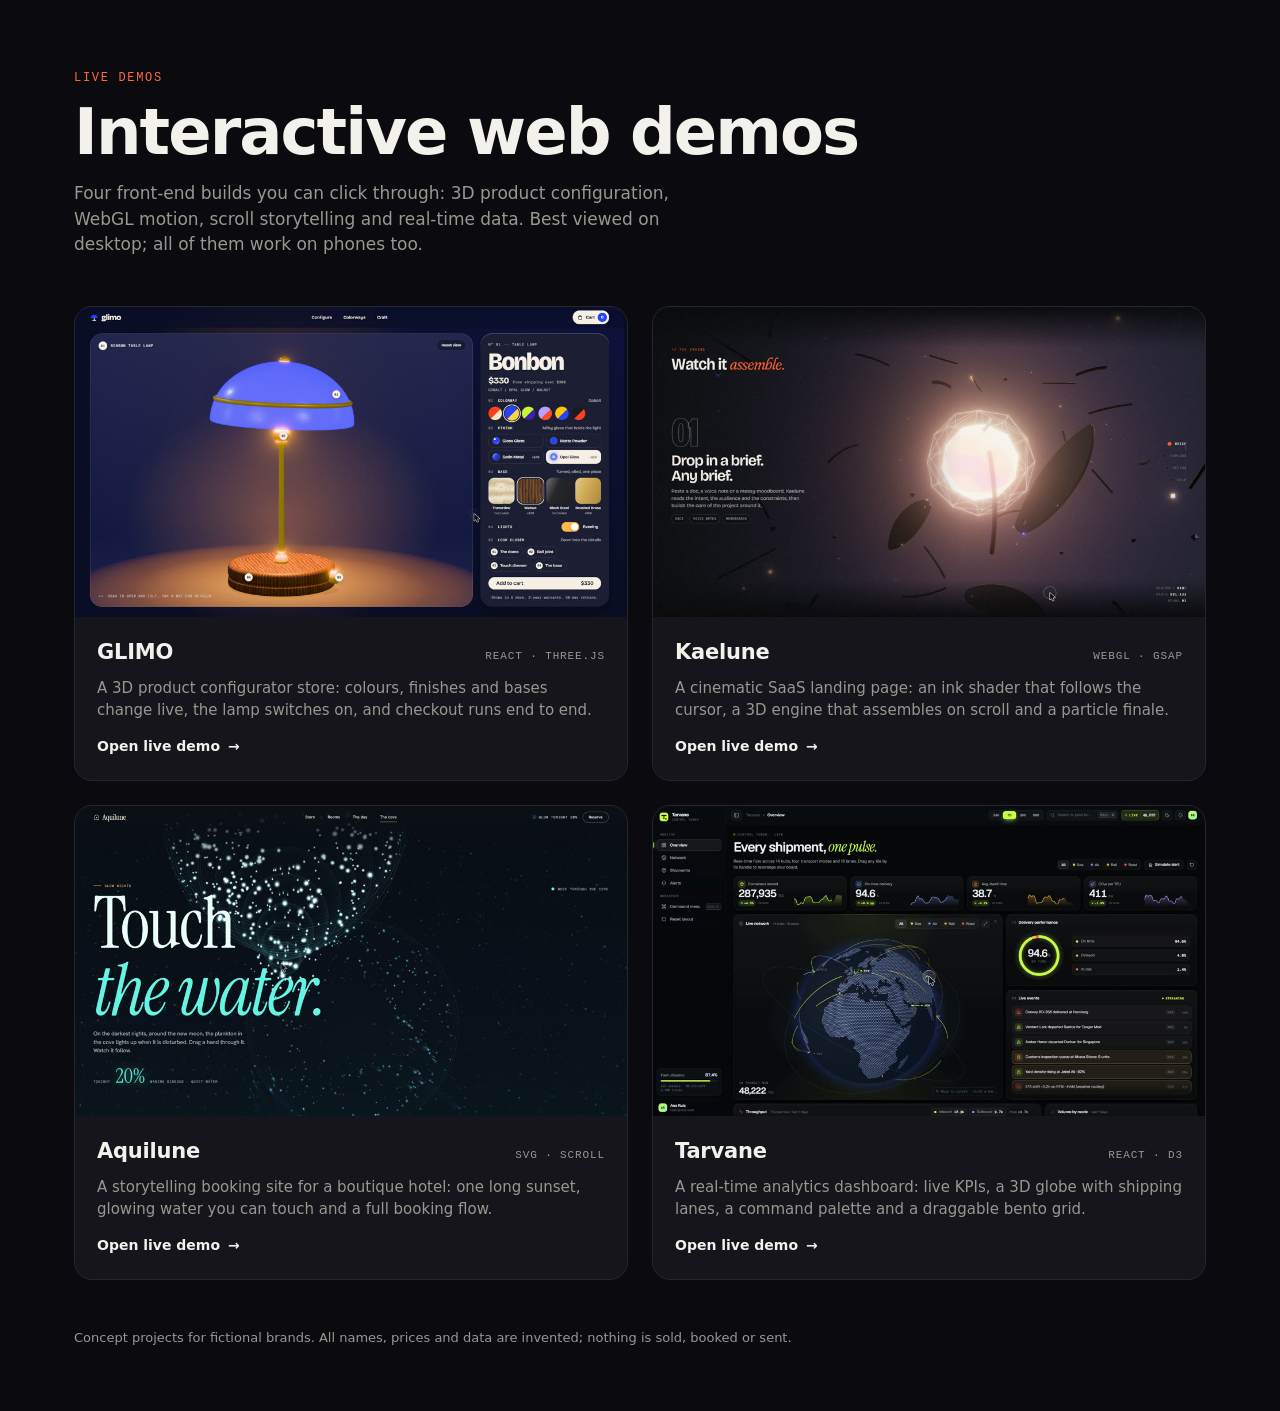
<file: index.html>
<!doctype html>
<html lang="en">
<head>
<meta charset="utf-8">
<meta name="viewport" content="width=device-width, initial-scale=1">
<title>Interactive Web Demos</title>
<link rel="icon" href="data:image/svg+xml,%3Csvg xmlns='http://www.w3.org/2000/svg' viewBox='0 0 32 32'%3E%3Crect width='32' height='32' rx='8' fill='%230b0b0f'/%3E%3Ccircle cx='16' cy='16' r='7' fill='%23ff6a3d'/%3E%3C/svg%3E">
<meta name="description" content="Four interactive web demos: a 3D product configurator store, a WebGL SaaS landing page, a storytelling hotel booking site and a real-time 3D dashboard. Concept projects for fictional brands.">
<style>
  :root {
    --bg: #0b0b0f; --fg: #f3f1ec; --muted: #9a978f; --card: #15151b; --line: #26262e; --accent: #ff6a3d;
  }
  * { box-sizing: border-box; margin: 0; padding: 0; }
  body {
    background: var(--bg); color: var(--fg);
    font-family: ui-sans-serif, system-ui, -apple-system, "Segoe UI", Roboto, sans-serif;
    line-height: 1.5; -webkit-font-smoothing: antialiased;
  }
  main { max-width: 1180px; margin: 0 auto; padding: 72px 24px 64px; }
  header { margin-bottom: 48px; }
  .eyebrow { font: 500 12px/1 ui-monospace, "Cascadia Mono", Consolas, monospace; letter-spacing: .14em; text-transform: uppercase; color: var(--accent); }
  h1 { font-size: clamp(36px, 6vw, 64px); line-height: 1.02; letter-spacing: -.03em; margin: 16px 0 16px; font-weight: 700; }
  .lede { color: var(--muted); max-width: 620px; font-size: 17px; }
  .grid { display: grid; grid-template-columns: repeat(2, minmax(0, 1fr)); gap: 24px; }
  a.card {
    display: block; text-decoration: none; color: inherit; background: var(--card);
    border: 1px solid var(--line); border-radius: 18px; overflow: hidden;
    transition: transform .35s cubic-bezier(.2,.8,.2,1), border-color .35s, box-shadow .35s;
  }
  a.card:hover, a.card:focus-visible { transform: translateY(-4px); border-color: #3a3a46; box-shadow: 0 24px 60px -24px rgba(0,0,0,.8); outline: none; }
  .thumb { aspect-ratio: 16 / 9; overflow: hidden; background: #000; }
  .thumb img { width: 100%; height: 100%; object-fit: cover; display: block; transition: transform .6s cubic-bezier(.2,.8,.2,1); }
  a.card:hover .thumb img { transform: scale(1.035); }
  .body { padding: 20px 22px 22px; }
  .row { display: flex; align-items: baseline; justify-content: space-between; gap: 12px; }
  h2 { font-size: 21px; letter-spacing: -.01em; }
  .tag { font: 500 11px/1 ui-monospace, "Cascadia Mono", Consolas, monospace; letter-spacing: .08em; text-transform: uppercase; color: var(--muted); white-space: nowrap; }
  .body p { color: var(--muted); font-size: 15px; margin-top: 8px; }
  .open { display: inline-flex; align-items: center; gap: 8px; margin-top: 14px; font-weight: 600; font-size: 14px; color: var(--fg); }
  .open span { transition: transform .3s; }
  a.card:hover .open span { transform: translateX(4px); }
  footer { margin-top: 48px; color: var(--muted); font-size: 13px; }
  @media (max-width: 760px) {
    main { padding: 48px 16px 48px; }
    .grid { grid-template-columns: 1fr; gap: 18px; }
  }
  @media (prefers-reduced-motion: reduce) { * { transition: none !important; } }
</style>
</head>
<body>
<main>
  <header>
    <div class="eyebrow">Live demos</div>
    <h1>Interactive web demos</h1>
    <p class="lede">Four front-end builds you can click through: 3D product configuration, WebGL motion, scroll storytelling and real-time data. Best viewed on desktop; all of them work on phones too.</p>
  </header>
  <div class="grid">
    <a class="card" href="./glimo/">
      <div class="thumb"><img src="./glimo.jpg" alt="GLIMO 3D lamp configurator store" loading="lazy"></div>
      <div class="body">
        <div class="row"><h2>GLIMO</h2><span class="tag">React · Three.js</span></div>
        <p>A 3D product configurator store: colours, finishes and bases change live, the lamp switches on, and checkout runs end to end.</p>
        <div class="open">Open live demo <span>→</span></div>
      </div>
    </a>
    <a class="card" href="./kaelune/">
      <div class="thumb"><img src="./kaelune.jpg" alt="Kaelune WebGL SaaS landing page" loading="lazy"></div>
      <div class="body">
        <div class="row"><h2>Kaelune</h2><span class="tag">WebGL · GSAP</span></div>
        <p>A cinematic SaaS landing page: an ink shader that follows the cursor, a 3D engine that assembles on scroll and a particle finale.</p>
        <div class="open">Open live demo <span>→</span></div>
      </div>
    </a>
    <a class="card" href="./aquilune/">
      <div class="thumb"><img src="./aquilune.jpg" alt="Aquilune storytelling hotel booking website" loading="lazy"></div>
      <div class="body">
        <div class="row"><h2>Aquilune</h2><span class="tag">SVG · Scroll</span></div>
        <p>A storytelling booking site for a boutique hotel: one long sunset, glowing water you can touch and a full booking flow.</p>
        <div class="open">Open live demo <span>→</span></div>
      </div>
    </a>
    <a class="card" href="./tarvane/">
      <div class="thumb"><img src="./tarvane.jpg" alt="Tarvane real-time logistics dashboard with 3D globe" loading="lazy"></div>
      <div class="body">
        <div class="row"><h2>Tarvane</h2><span class="tag">React · D3</span></div>
        <p>A real-time analytics dashboard: live KPIs, a 3D globe with shipping lanes, a command palette and a draggable bento grid.</p>
        <div class="open">Open live demo <span>→</span></div>
      </div>
    </a>
  </div>
  <footer>Concept projects for fictional brands. All names, prices and data are invented; nothing is sold, booked or sent.</footer>
</main>
</body>
</html>
</file>
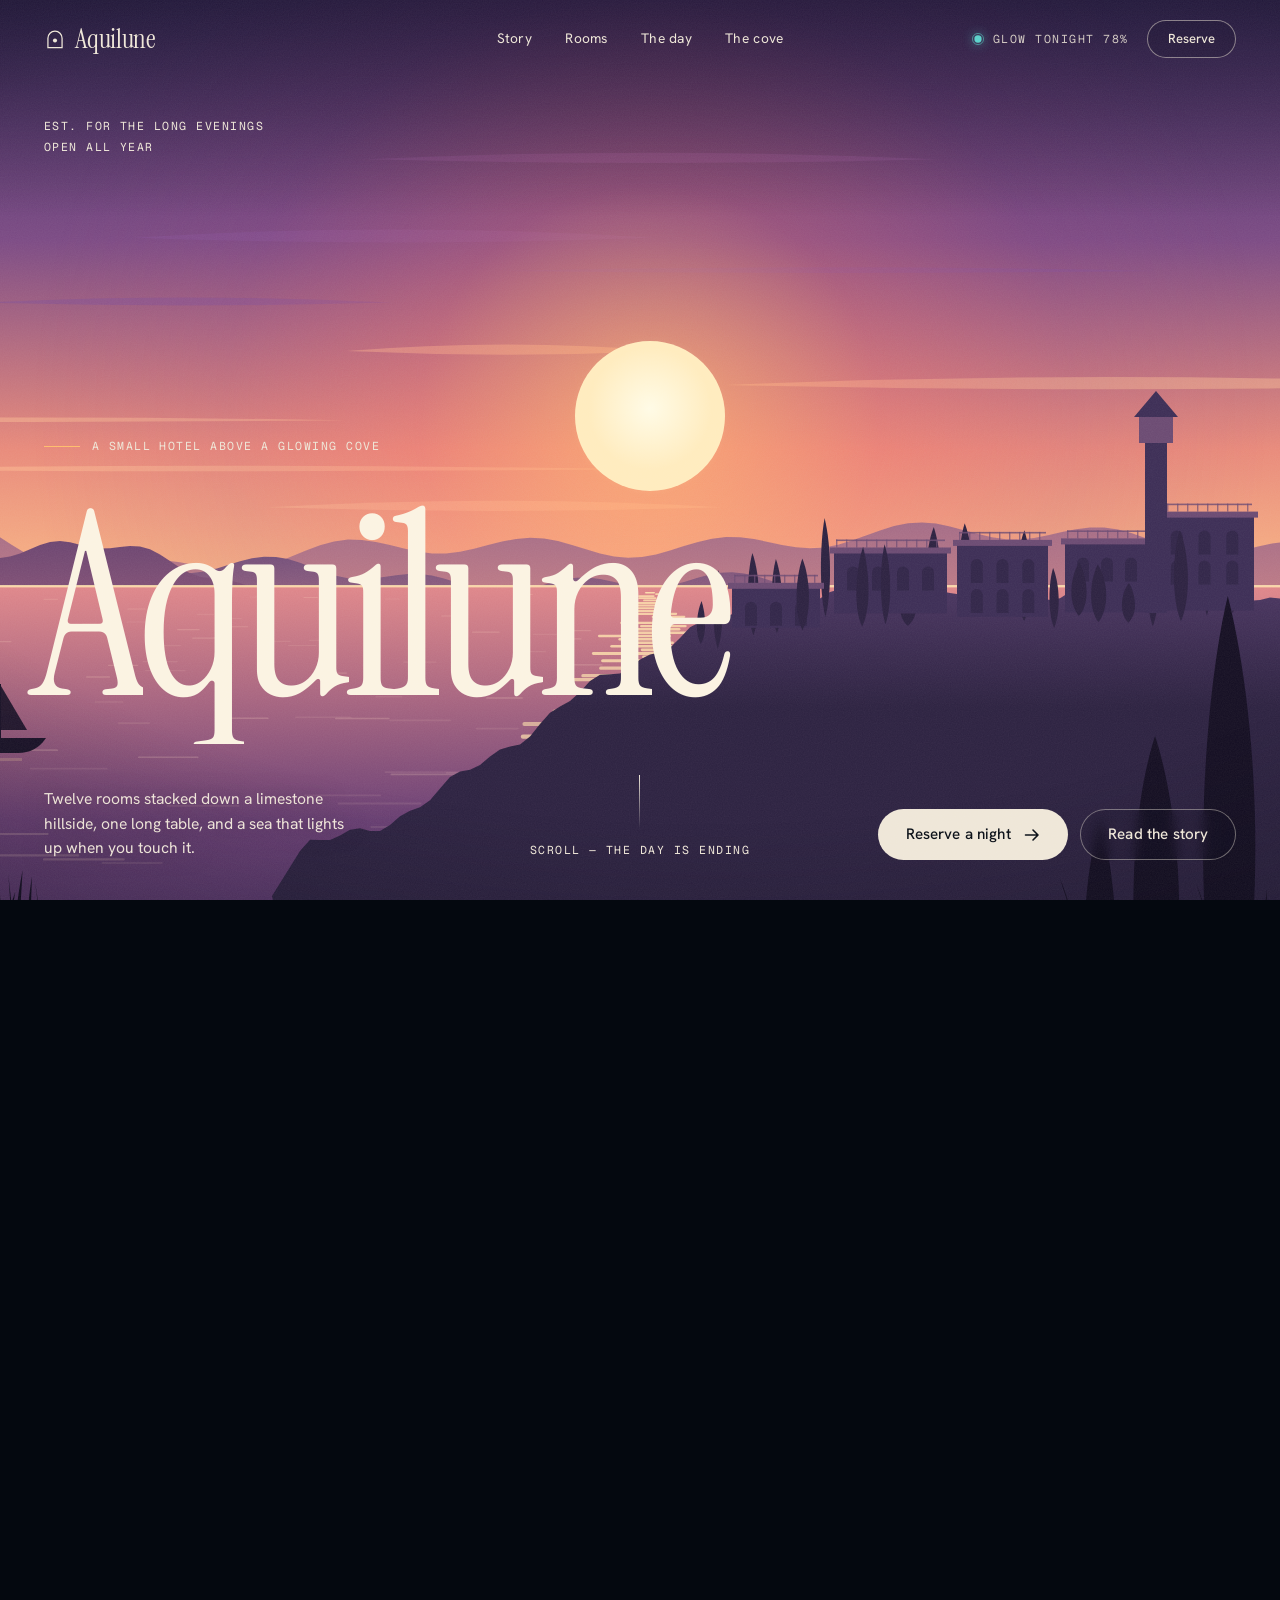
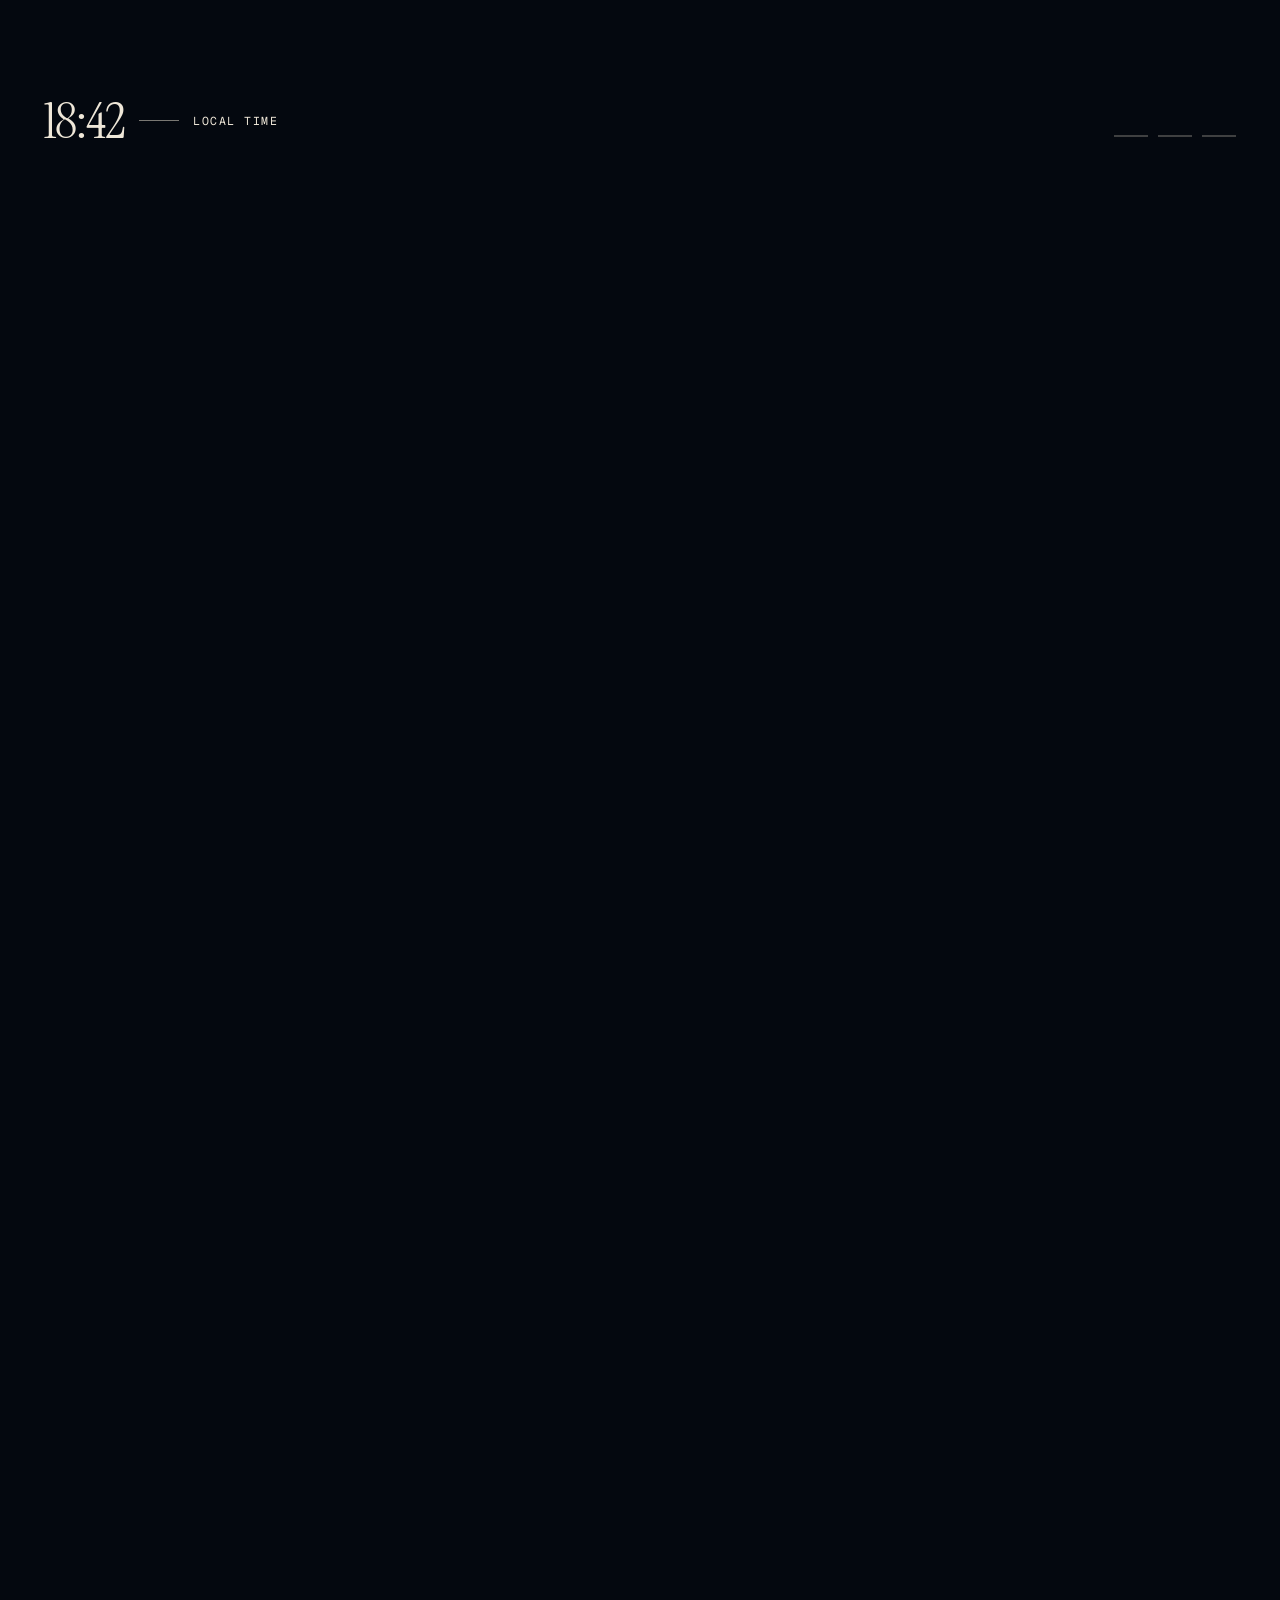
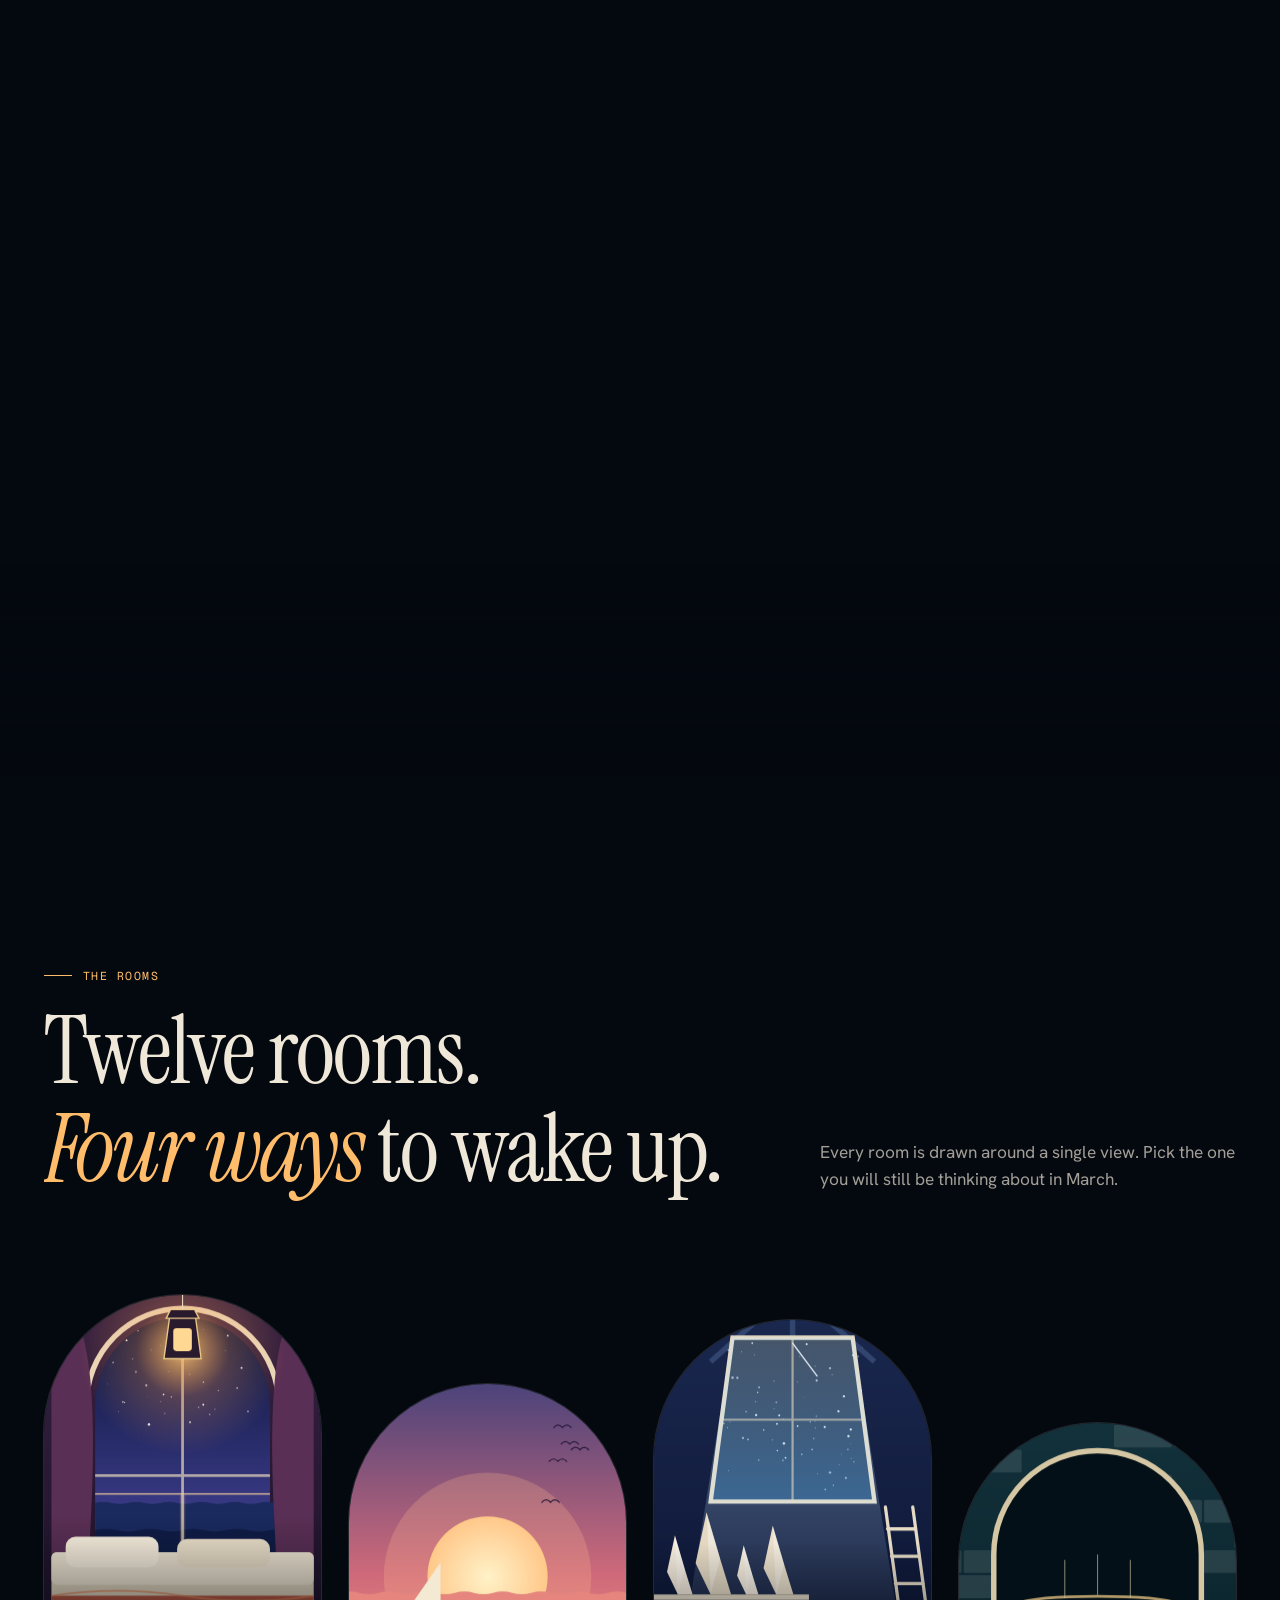
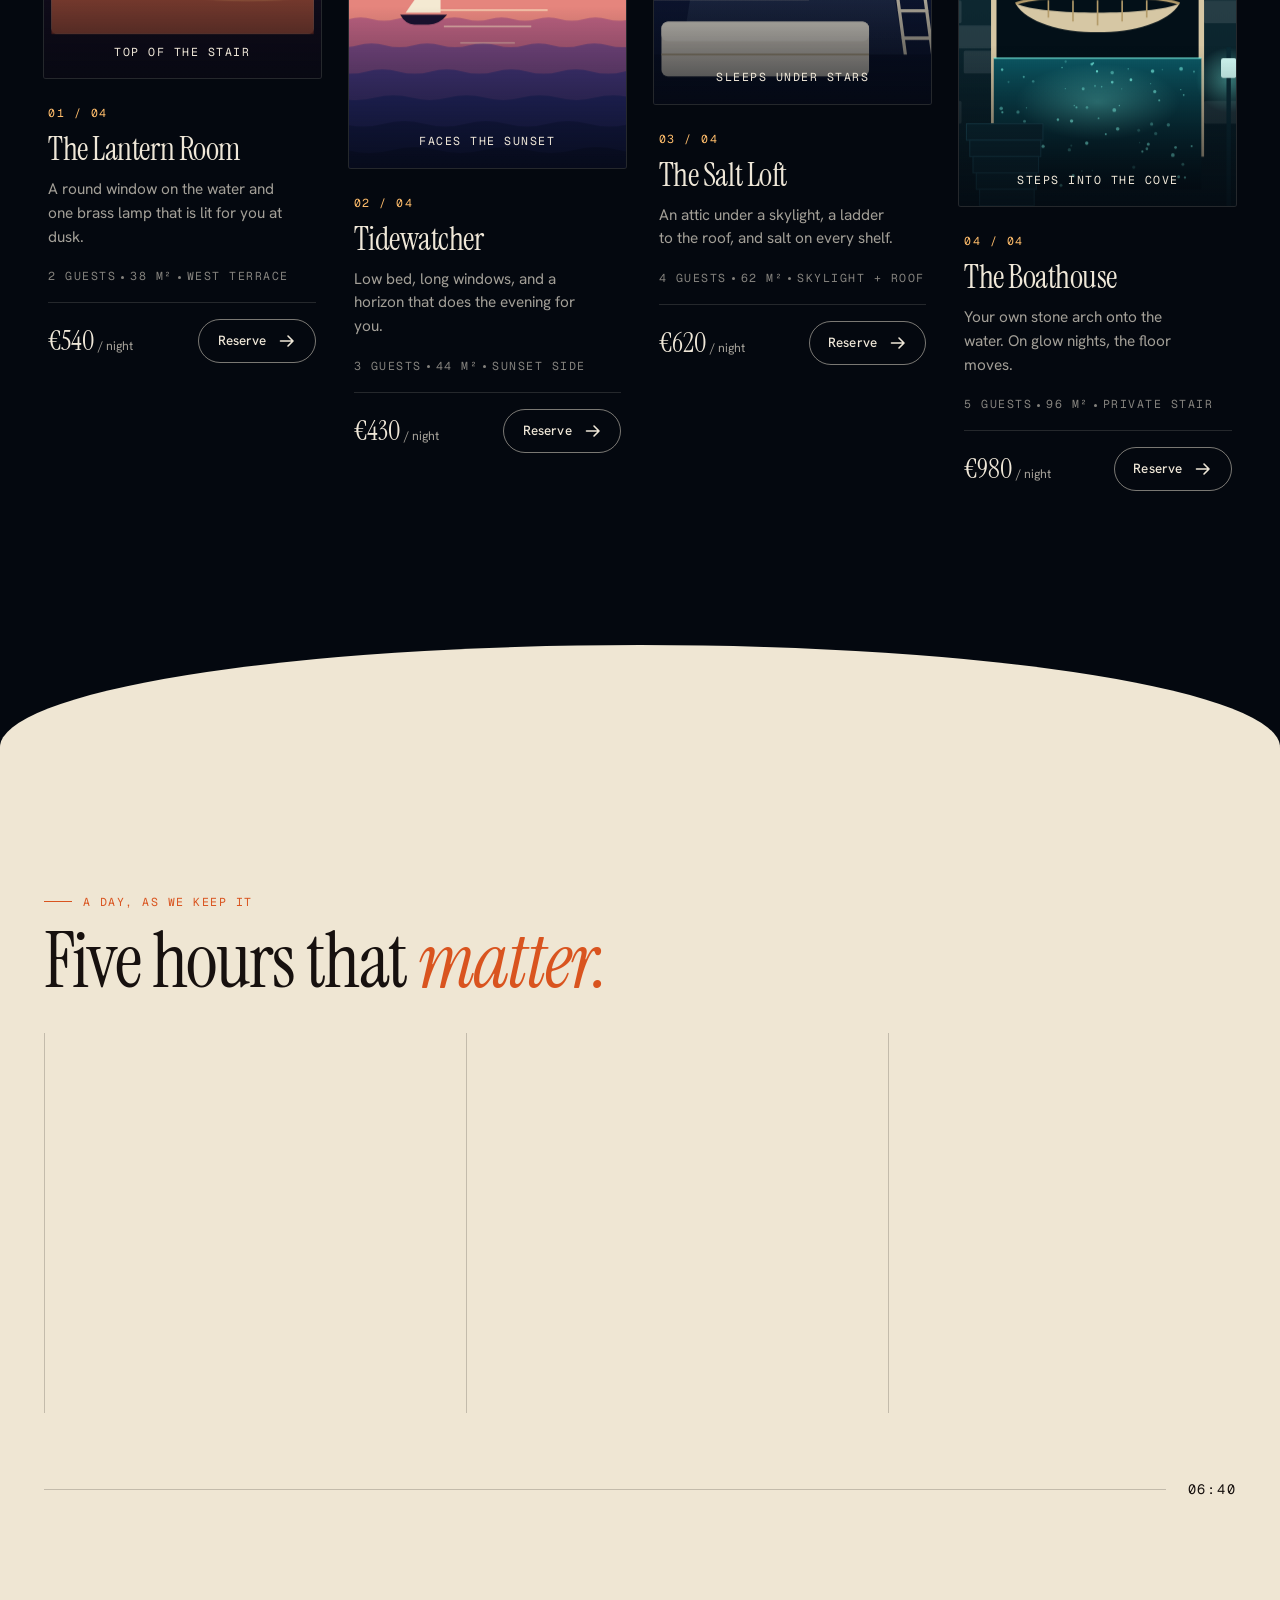
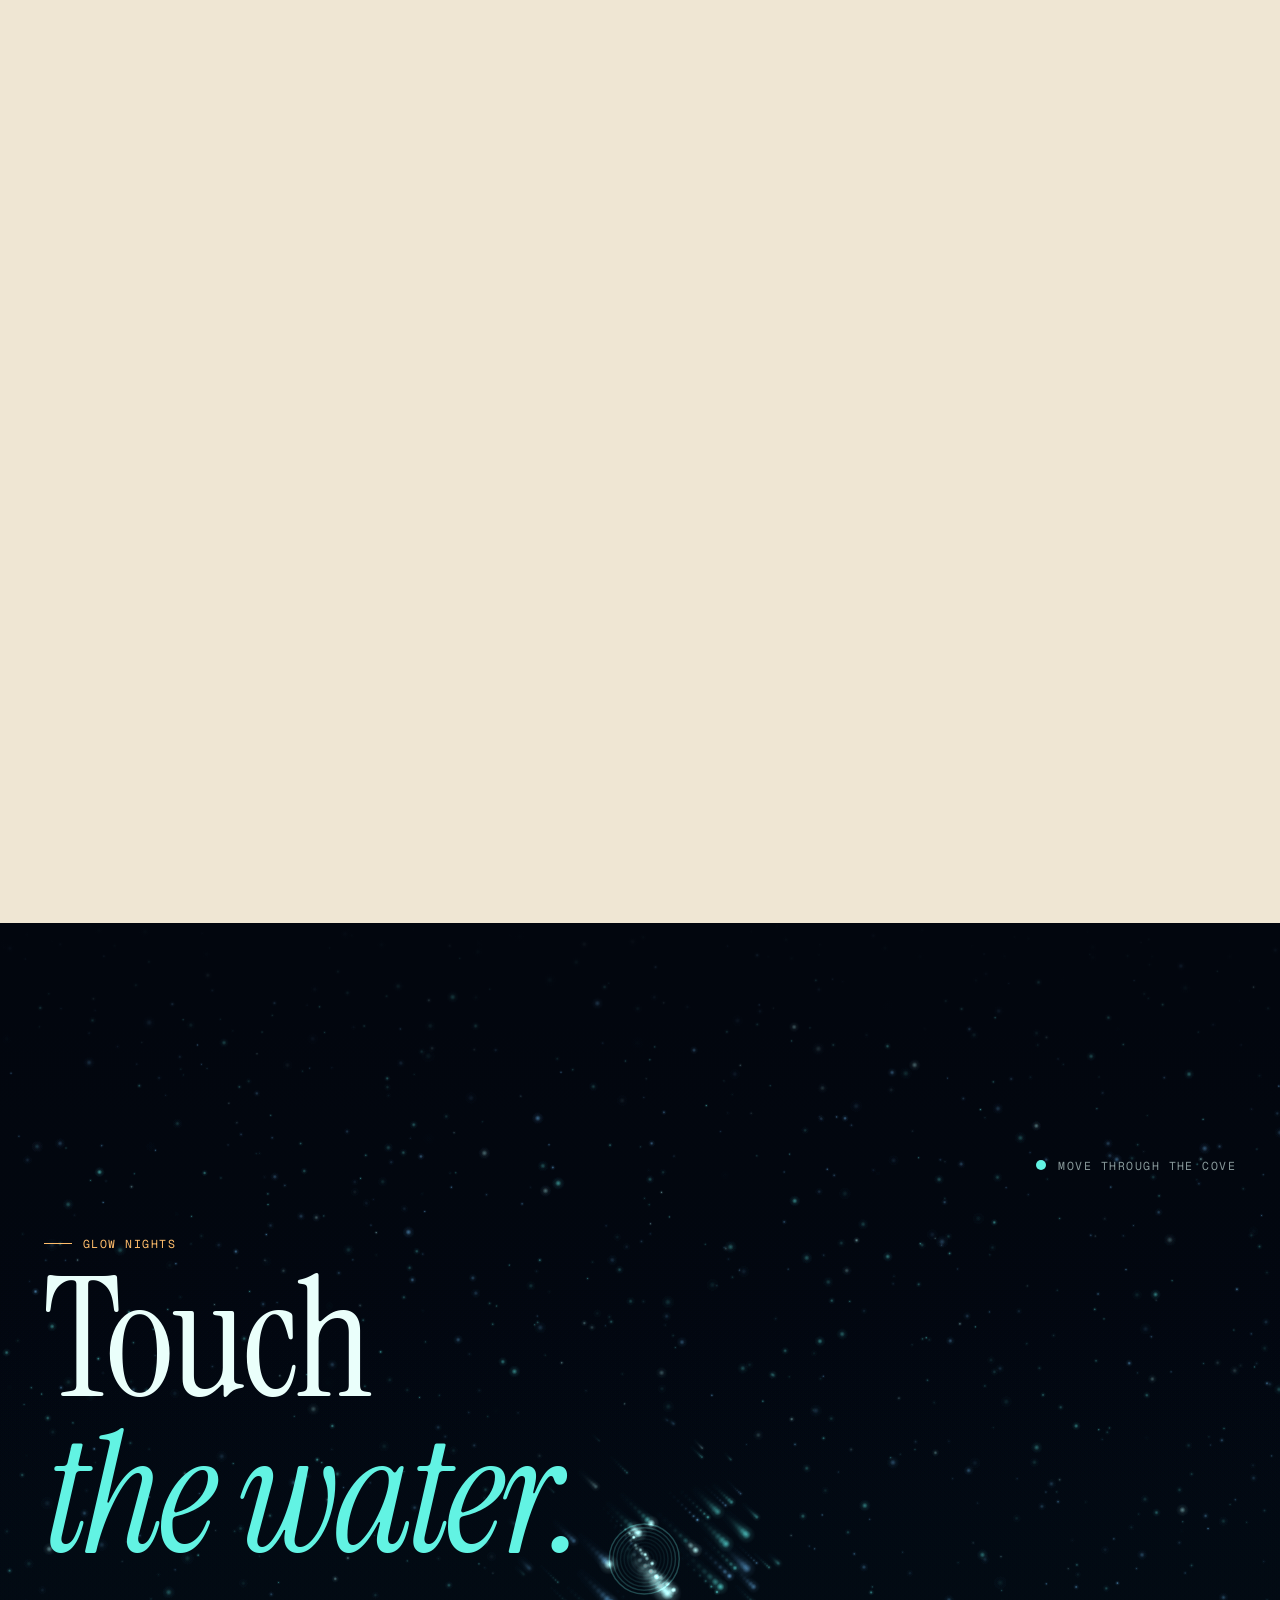
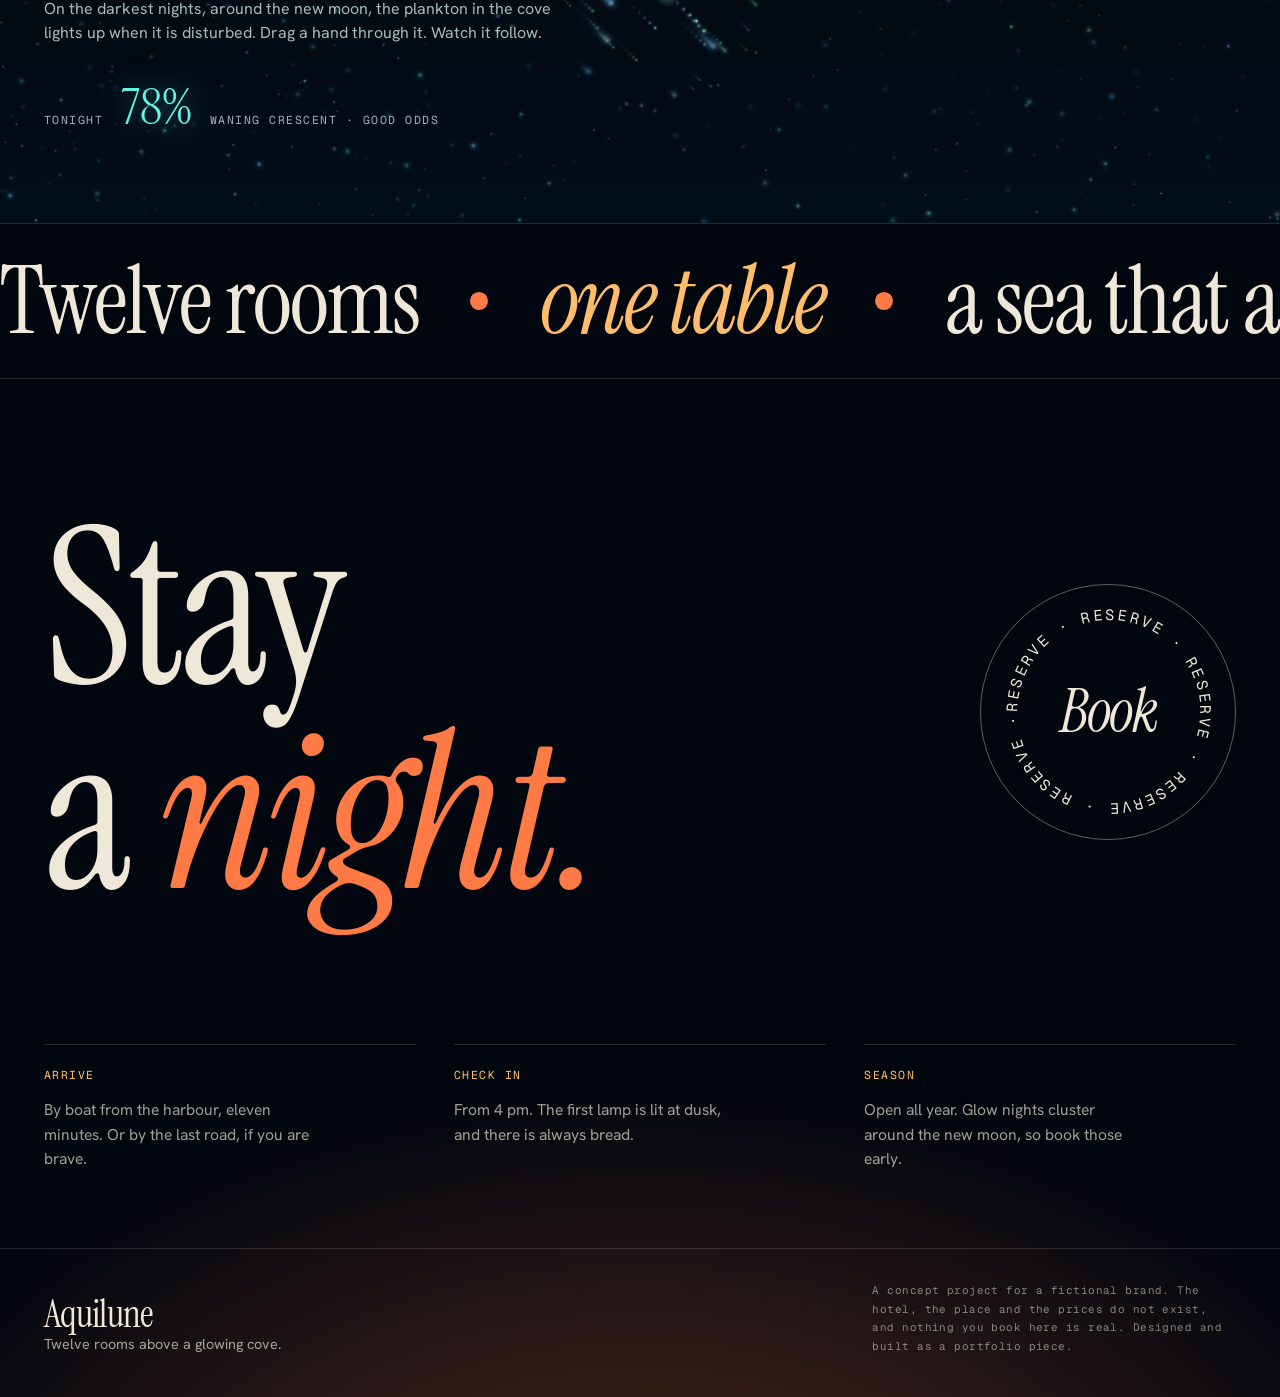
<file: aquilune/index.html>
<!doctype html>
<html lang="en">
<head>
  <meta charset="utf-8" />
  <meta name="viewport" content="width=device-width, initial-scale=1, viewport-fit=cover" />
  <title>Aquilune - A small hotel above a glowing cove</title>
  <meta name="description" content="Aquilune is a concept website for a fictional boutique hotel: twelve rooms, one long table and a cove that glows at night. Scroll the story, then book a night." />
  <meta name="theme-color" content="#050a12" />
  <link rel="icon" href="data:image/svg+xml,%3Csvg xmlns='http://www.w3.org/2000/svg' viewBox='0 0 64 64'%3E%3Crect width='64' height='64' rx='14' fill='%23050a12'/%3E%3Cpath d='M20 50V30a12 12 0 0 1 24 0v20z' fill='none' stroke='%2362f3e3' stroke-width='3'/%3E%3Ccircle cx='32' cy='34' r='4' fill='%23ffbd6b'/%3E%3C/svg%3E" />
  <script type="module" crossorigin src="./assets/index-C0p1wDq8.js"></script>
  <link rel="stylesheet" crossorigin href="./assets/index-ZLa7NzkT.css">
</head>
<body>
  <div id="preloader" aria-hidden="true">
    <div class="pre-mark display"><span>A</span><span>q</span><span>u</span><span>i</span><span>l</span><span>u</span><span>n</span><span>e</span></div>
    <div class="pre-line"><i></i></div>
  </div>

  <header id="site-header" class="site-header">
    <a class="brand" href="#hero" id="brand" aria-label="Aquilune, back to top">
      <svg viewBox="0 0 28 28" width="22" height="22" aria-hidden="true"><path d="M5 25V13a9 9 0 0 1 18 0v12z" fill="none" stroke="currentColor" stroke-width="1.6"/><circle cx="14" cy="16" r="2.6" fill="currentColor"/></svg>
      <span class="display">Aquilune</span>
    </a>
    <nav class="nav" aria-label="Primary">
      <a href="#story" id="nav-story" data-nav><span>Story</span></a>
      <a href="#rooms" id="nav-rooms" data-nav><span>Rooms</span></a>
      <a href="#rituals" id="nav-rituals" data-nav><span>The day</span></a>
      <a href="#cove" id="nav-cove" data-nav><span>The cove</span></a>
    </nav>
    <div class="header-right">
      <div class="glow-meter" id="glow-meter" title="Tonight's bioluminescence, from the moon's phase">
        <svg viewBox="0 0 20 20" width="14" height="14" aria-hidden="true"><circle cx="10" cy="10" r="8" fill="none" stroke="currentColor" stroke-width="1.3" opacity="0.55"/><circle id="glow-dot" cx="10" cy="10" r="3.4" fill="currentColor"/></svg>
        <span class="mono" id="glow-text">Glow tonight</span>
      </div>
      <button id="nav-reserve" class="btn btn-pill" type="button" data-reserve><span>Reserve</span></button>
    </div>
  </header>

  <div id="world" aria-hidden="true"></div>
  <div class="grain" aria-hidden="true"></div>

  <main id="site">
    <!-- ================= HERO ================= -->
    <section id="hero" class="hero" aria-label="Aquilune">
      <div class="hero-inner">
        <p class="eyebrow mono" data-hero-in>A small hotel above a glowing cove</p>
        <h1 id="hero-title" class="display hero-title" aria-label="Aquilune">Aquilune</h1>
        <div class="hero-foot">
          <p class="hero-lede" data-hero-in>Twelve rooms stacked down a limestone hillside, one long table, and a sea that lights up when you touch it.</p>
          <div class="hero-actions" data-hero-in>
            <button id="cta-reserve" class="btn btn-solid" type="button" data-reserve><span>Reserve a night</span><i class="arrow" aria-hidden="true"></i></button>
            <a id="cta-story" class="btn btn-ghost" href="#story"><span>Read the story</span></a>
          </div>
        </div>
        <div class="scroll-cue mono" data-hero-in aria-hidden="true"><i></i><span>Scroll &mdash; the day is ending</span></div>
        <div class="hero-meta mono" data-hero-in aria-hidden="true">
          <span>Est. for the long evenings</span><span>Open all year</span>
        </div>
      </div>
    </section>

    <!-- ================= STORY ================= -->
    <section id="story" class="story" aria-label="The story">
      <div class="story-sticky">
        <div class="story-clock mono" aria-hidden="true"><span id="story-clock">18:42</span><i></i><span>Local time</span></div>
        <div class="story-dots" aria-hidden="true"><b></b><b></b><b></b></div>

        <article class="chapter chapter--left" id="chapter-1">
          <div class="chap-in"><p class="chap-no mono">I &mdash; Arrival</p>
          <h2 class="display chap-title">At the end of the last road, the coast folds in on itself.</h2>
          <p class="chap-body">Aquilune is twelve rooms stacked down a limestone hillside, all facing west. Nobody built it in a hurry, and nobody will ask you to leave in one.</p></div>
        </article>
        <article class="chapter chapter--mid" id="chapter-2">
          <div class="chap-in"><p class="chap-no mono">II &mdash; Dusk</p>
          <h2 class="display chap-title">When the sun goes, <em>the house wakes.</em></h2>
          <p class="chap-body">Lamps are lit by hand, one window at a time. Dinner is a single long table: one menu, whatever the boats brought in, and somebody to pour.</p></div>
        </article>
        <article class="chapter chapter--left" id="chapter-3">
          <div class="chap-in"><p class="chap-no mono">III &mdash; Night</p>
          <h2 class="display chap-title">Then the water <em>answers.</em></h2>
          <p class="chap-body">Some nights the cove glows, a living blue that follows a hand, an oar, a swimmer. We call them glow nights. You can book them.</p></div>
        </article>
      </div>
    </section>

    <!-- ================= ROOMS ================= -->
    <section id="rooms" class="rooms" aria-label="Rooms">
      <div class="rooms-head">
        <div>
          <p class="mono kicker">The rooms</p>
          <h2 class="display rooms-title">Twelve rooms.<br /><em>Four ways</em> to wake&nbsp;up.</h2>
        </div>
        <p class="rooms-intro">Every room is drawn around a single view. Pick the one you will still be thinking about in March.</p>
      </div>
      <div class="rooms-grid" id="rooms-grid"></div>
    </section>

    <!-- ================= RITUALS ================= -->
    <section id="rituals" class="rituals" aria-label="A day at Aquilune">
      <div class="rituals-pin">
        <div class="rituals-head">
          <p class="mono kicker">A day, as we keep it</p>
          <h2 class="display rituals-title">Five hours that <em>matter.</em></h2>
        </div>
        <div class="rituals-track" id="rituals-track"></div>
        <div class="rituals-rail" aria-hidden="true">
          <div class="rail-line"><i id="rail-fill"></i></div>
          <span class="mono" id="rail-time">06:40</span>
        </div>
      </div>
    </section>

    <!-- ================= COVE ================= -->
    <section id="cove" class="cove" aria-label="The cove">
      <canvas id="cove-canvas" aria-hidden="true"></canvas>
      <div class="cove-copy">
        <p class="mono kicker">Glow nights</p>
        <h2 class="display cove-title">Touch <br /><em>the water.</em></h2>
        <p class="cove-body">On the darkest nights, around the new moon, the plankton in the cove lights up when it is disturbed. Drag a hand through it. Watch it follow.</p>
        <div class="cove-readout">
          <span class="mono">Tonight</span>
          <strong id="cove-glow">&mdash;</strong>
          <span class="mono" id="cove-phase">&mdash;</span>
        </div>
      </div>
      <p class="cove-hint mono" aria-hidden="true"><i></i>Move through the cove</p>
    </section>

    <!-- ================= FINALE ================= -->
    <section id="finale" class="finale" aria-label="Reserve">
      <div class="marquee" aria-hidden="true">
        <div class="marquee-track">
          <span class="display">Twelve rooms</span><i></i><span class="display"><em>one table</em></span><i></i><span class="display">a sea that answers</span><i></i>
          <span class="display">Twelve rooms</span><i></i><span class="display"><em>one table</em></span><i></i><span class="display">a sea that answers</span><i></i>
        </div>
      </div>
      <div class="finale-inner">
        <h2 class="display finale-title">Stay <br />a <em>night.</em></h2>
        <button id="book-cta" class="orb" type="button" data-reserve aria-label="Reserve a night">
          <svg class="orb-ring" viewBox="0 0 200 200" aria-hidden="true">
            <defs><path id="orb-path" d="M100,100 m-82,0 a82,82 0 1,1 164,0 a82,82 0 1,1 -164,0" /></defs>
            <text><textPath href="#orb-path" startOffset="0">Reserve &middot; Reserve &middot; Reserve &middot; Reserve &middot; Reserve &middot; </textPath></text>
          </svg>
          <span class="orb-label display">Book</span>
        </button>
      </div>
      <div class="finale-info">
        <div><b class="mono">Arrive</b><p>By boat from the harbour, eleven minutes. Or by the last road, if you are brave.</p></div>
        <div><b class="mono">Check in</b><p>From 4 pm. The first lamp is lit at dusk, and there is always bread.</p></div>
        <div><b class="mono">Season</b><p>Open all year. Glow nights cluster around the new moon, so book those early.</p></div>
      </div>
      <footer class="foot">
        <div><p class="display foot-brand">Aquilune</p><p class="foot-small">Twelve rooms above a glowing cove.</p></div>
        <div class="foot-note mono">A concept project for a fictional brand. The hotel, the place and the prices do not exist, and nothing you book here is real. Designed and built as a portfolio piece.</div>
      </footer>
    </section>
  </main>

  <!-- ================= BOOKING ================= -->
  <div id="booking" class="booking" role="dialog" aria-modal="true" aria-labelledby="bk-title" hidden data-lenis-prevent>
    <div class="bk-grain" aria-hidden="true"></div>
    <div class="bk-shell" id="bk-shell">
      <header class="bk-top">
        <div class="bk-brand display">Aquilune</div>
        <ol class="stepper" id="stepper" aria-label="Booking steps">
          <li data-step="1" id="st-1"><span class="mono">01</span><b>Dates</b></li>
          <li data-step="2" id="st-2"><span class="mono">02</span><b>Stay</b></li>
          <li data-step="3" id="st-3"><span class="mono">03</span><b>You</b></li>
          <li data-step="4" id="st-4"><span class="mono">04</span><b>Confirm</b></li>
          <i class="pill" id="stepper-pill" aria-hidden="true"></i>
        </ol>
        <button id="booking-close" class="bk-close" type="button" aria-label="Close booking"><span>Close</span><i aria-hidden="true"></i></button>
      </header>

      <div class="bk-body">
        <div class="bk-main">
          <div class="step-wrap" id="step-wrap">
            <!-- STEP 1 -->
            <section class="step" id="step-1" data-step="1" aria-labelledby="bk-title">
              <p class="mono kicker">Step one</p>
              <h2 class="display step-title" id="bk-title">When will you <em>arrive?</em></h2>
              <p class="step-sub">Two nights minimum. <span class="glow-key"><i></i>Glow night</span> marks dark skies and the brightest water, at a 15% supplement.</p>
              <div class="cal" id="calendar">
                <div class="cal-nav">
                  <button id="cal-prev" type="button" aria-label="Previous months"><i></i></button>
                  <button id="cal-next" type="button" aria-label="Next months"><i></i></button>
                </div>
                <div class="cal-months" id="cal-months"></div>
              </div>
              <div class="range-readout" id="range-readout" aria-live="polite">
                <div><span class="mono">Arrive</span><strong id="ro-in">&mdash;</strong></div>
                <i class="ro-arrow" aria-hidden="true"></i>
                <div><span class="mono">Depart</span><strong id="ro-out">&mdash;</strong></div>
                <div class="ro-nights"><span class="mono">Nights</span><strong id="ro-nights">&mdash;</strong></div>
              </div>
            </section>

            <!-- STEP 2 -->
            <section class="step" id="step-2" data-step="2" hidden aria-labelledby="t2">
              <p class="mono kicker">Step two</p>
              <h2 class="display step-title" id="t2">Who is coming, and <em>where</em> do they sleep?</h2>
              <div class="guests">
                <div class="counter" id="ctr-adults">
                  <div class="ctr-label"><strong>Adults</strong><span>Over 12</span></div>
                  <div class="ctr-ctl">
                    <button id="adults-minus" type="button" aria-label="Fewer adults"><i></i></button>
                    <output id="adults-val" class="display" aria-live="polite">2</output>
                    <button id="adults-plus" type="button" aria-label="More adults"><i></i></button>
                  </div>
                </div>
                <div class="counter" id="ctr-children">
                  <div class="ctr-label"><strong>Children</strong><span>Under 12, our guests</span></div>
                  <div class="ctr-ctl">
                    <button id="children-minus" type="button" aria-label="Fewer children"><i></i></button>
                    <output id="children-val" class="display" aria-live="polite">0</output>
                    <button id="children-plus" type="button" aria-label="More children"><i></i></button>
                  </div>
                </div>
                <div class="figures" id="figures" aria-hidden="true"></div>
              </div>
              <h3 class="sub-h mono">Your room</h3>
              <div class="room-picker" id="room-picker" role="radiogroup" aria-label="Choose a room"></div>
              <h3 class="sub-h mono">Little extras</h3>
              <div class="addons" id="addons"></div>
            </section>

            <!-- STEP 3 -->
            <section class="step" id="step-3" data-step="3" hidden aria-labelledby="t3">
              <p class="mono kicker">Step three</p>
              <h2 class="display step-title" id="t3">Who should we <em>set a place</em> for?</h2>
              <form class="form" id="details-form" novalidate autocomplete="off">
                <div class="field" data-field="name">
                  <input id="guest-name" name="name" type="text" placeholder=" " autocomplete="off" required />
                  <label for="guest-name">Full name</label>
                  <span class="f-state" aria-hidden="true"></span>
                  <p class="f-msg" id="msg-name" role="status"></p>
                </div>
                <div class="field" data-field="email">
                  <input id="guest-email" name="email" type="email" placeholder=" " autocomplete="off" required />
                  <label for="guest-email">Email for your confirmation</label>
                  <span class="f-state" aria-hidden="true"></span>
                  <p class="f-msg" id="msg-email" role="status"></p>
                </div>
                <div class="field" data-field="phone">
                  <input id="guest-phone" name="phone" type="tel" placeholder=" " autocomplete="off" />
                  <label for="guest-phone">Phone <em>(optional, for the boat)</em></label>
                  <span class="f-state" aria-hidden="true"></span>
                  <p class="f-msg" id="msg-phone" role="status"></p>
                </div>
                <fieldset class="field field--chips" data-field="arrival">
                  <legend>When do you expect to arrive?</legend>
                  <div class="chips" id="arrival-chips" role="radiogroup">
                    <button type="button" class="chip" id="arrive-early" data-arrive="Before 4 pm" role="radio" aria-checked="false">Before 4 pm</button>
                    <button type="button" class="chip" id="arrive-dusk" data-arrive="4 to 8 pm" role="radio" aria-checked="false">4 to 8 pm</button>
                    <button type="button" class="chip" id="arrive-late" data-arrive="After 8 pm" role="radio" aria-checked="false">After 8 pm</button>
                  </div>
                  <p class="f-msg" id="msg-arrival" role="status"></p>
                </fieldset>
                <div class="field field--area" data-field="notes">
                  <textarea id="guest-notes" name="notes" rows="3" maxlength="280" placeholder=" "></textarea>
                  <label for="guest-notes">Anything we should know? <em>(allergies, occasions)</em></label>
                  <span class="counter-n mono" id="notes-count">0 / 280</span>
                </div>
                <label class="check" id="terms-row" data-field="terms">
                  <input id="guest-terms" type="checkbox" />
                  <i class="box" aria-hidden="true"></i>
                  <span>I understand this is a concept project and nothing is actually booked.</span>
                </label>
                <p class="f-msg" id="msg-terms" role="status"></p>
                <div class="form-meter" aria-hidden="true"><i id="form-meter-fill"></i><span class="mono" id="form-meter-text">0 of 4 ready</span></div>
              </form>
            </section>

            <!-- STEP 4 -->
            <section class="step" id="step-4" data-step="4" hidden aria-labelledby="t4">
              <p class="mono kicker">Last step</p>
              <h2 class="display step-title" id="t4">Read it once, then <em>seal it.</em></h2>
              <div class="review" id="review"></div>
              <p class="policy">No payment today. You settle at the hotel. Free cancellation until seven days before arrival.</p>
            </section>
          </div>

          <div class="bk-nav" id="bk-nav">
            <button id="btn-back" class="btn btn-line" type="button"><i class="arrow arrow--back" aria-hidden="true"></i><span>Back</span></button>
            <p class="nav-hint" id="nav-hint" role="status"></p>
            <div class="bar-total" aria-hidden="true"><span class="mono">Total</span><b id="bar-total">&euro;0</b></div>
            <button id="btn-next" class="btn btn-solid" type="button"><span id="btn-next-label">Continue</span><i class="arrow" aria-hidden="true"></i></button>
            <button id="confirm-btn" class="btn btn-solid btn-seal" type="button" hidden><span>Hold my night</span><i class="arrow" aria-hidden="true"></i></button>
          </div>
        </div>

        <aside class="summary" id="summary" aria-label="Your stay">
          <div class="sum-art" id="sum-art"><div class="sum-art-empty"><span class="mono">Choose a room</span></div></div>
          <p class="mono sum-room" id="sum-room">Your stay</p>
          <dl class="sum-meta">
            <div><dt class="mono">Stay</dt><dd id="sum-dates">Pick your dates</dd></div>
            <div><dt class="mono">Guests</dt><dd id="sum-guests">2 adults</dd></div>
          </dl>
          <ul class="sum-lines" id="sum-lines"></ul>
          <div class="sum-total">
            <span class="mono">Total</span>
            <div class="odo display" id="summary-total" aria-live="polite" aria-label="Total price">&euro;0</div>
          </div>
          <p class="sum-note">Pay at the hotel. Free cancellation until 7 days before.</p>
        </aside>
      </div>
    </div>

    <!-- CONFIRMATION -->
    <section id="confirmation" class="confirm" hidden aria-live="polite">
      <canvas id="confirm-canvas" aria-hidden="true"></canvas>
      <div class="confirm-inner">
        <div class="seal" id="seal" aria-hidden="true">
          <svg viewBox="0 0 240 240">
            <defs><path id="seal-path" d="M120,120 m-92,0 a92,92 0 1,1 184,0 a92,92 0 1,1 -184,0" /></defs>
            <g class="seal-ring"><text><textPath href="#seal-path">Held for you &middot; Held for you &middot; Held for you &middot; Held for you &middot;</textPath></text></g>
            <circle class="seal-c seal-c1" cx="120" cy="120" r="74" />
            <circle class="seal-c seal-c2" cx="120" cy="120" r="62" />
            <path class="seal-moon" d="M124,80A42,42 0 1 0 124,160A54,54 0 0 1 124,80Z" />
            <path class="seal-tick" d="M98,122l16,16l30,-34" />
          </svg>
        </div>
        <p class="mono kicker" id="cf-kicker">Reservation held</p>
        <h2 class="display confirm-title" id="cf-title">Your night is <em>held.</em></h2>
        <p class="confirm-sub" id="cf-sub"></p>
        <div class="ticket" id="ticket">
          <div class="ticket-head"><span class="mono">Reference</span><strong class="display" id="tk-ref">AQ-0000</strong></div>
          <dl class="ticket-grid">
            <div><dt class="mono">Arrive</dt><dd id="tk-in"></dd></div>
            <div><dt class="mono">Depart</dt><dd id="tk-out"></dd></div>
            <div><dt class="mono">Room</dt><dd id="tk-room"></dd></div>
            <div><dt class="mono">Guests</dt><dd id="tk-guests"></dd></div>
            <div><dt class="mono">Arriving</dt><dd id="tk-arrive"></dd></div>
            <div><dt class="mono">Total</dt><dd id="tk-total"></dd></div>
          </dl>
          <p class="ticket-foot mono">Concept project for a fictional brand. Nothing has been booked.</p>
        </div>
        <div class="confirm-actions">
          <button id="cf-ics" class="btn btn-solid" type="button"><span>Add to calendar</span><i class="arrow" aria-hidden="true"></i></button>
          <button id="cf-back" class="btn btn-ghost" type="button"><span>Back to Aquilune</span></button>
        </div>
      </div>
    </section>
  </div>

</body>
</html>
</file>
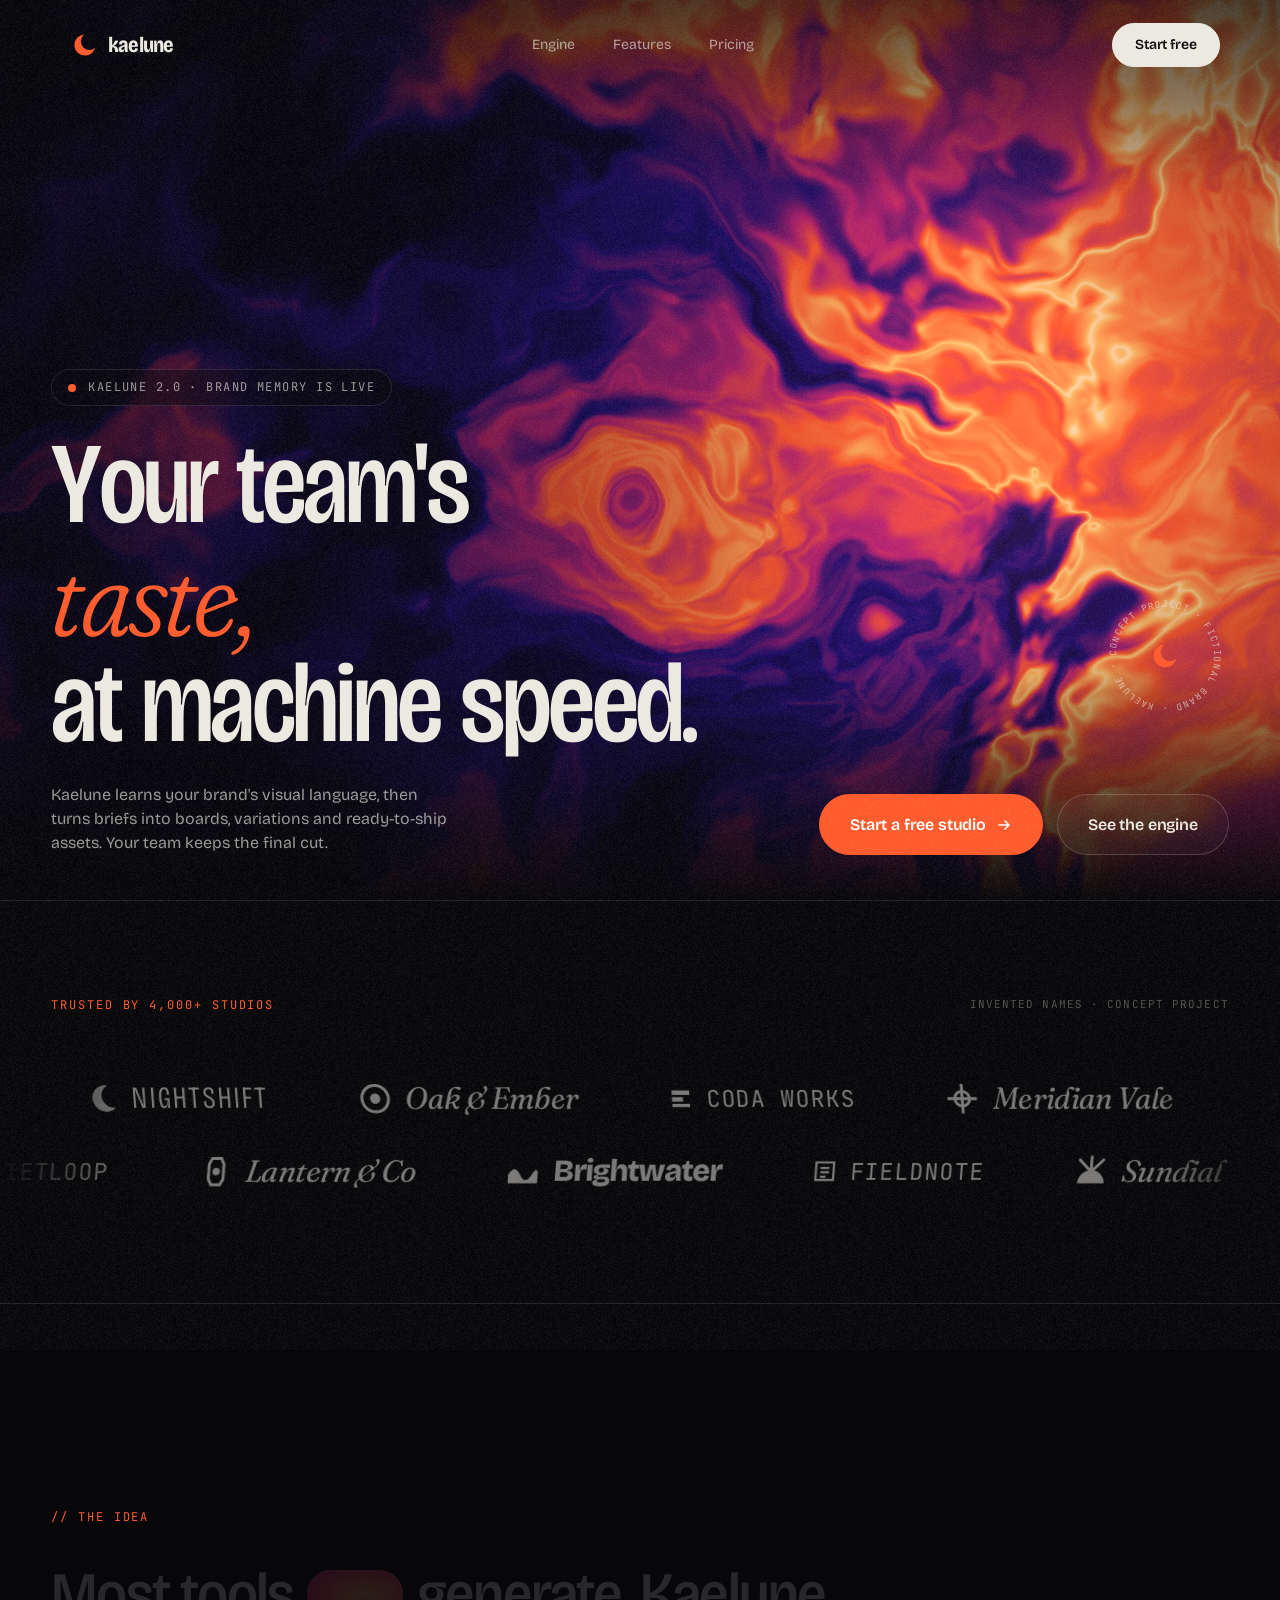
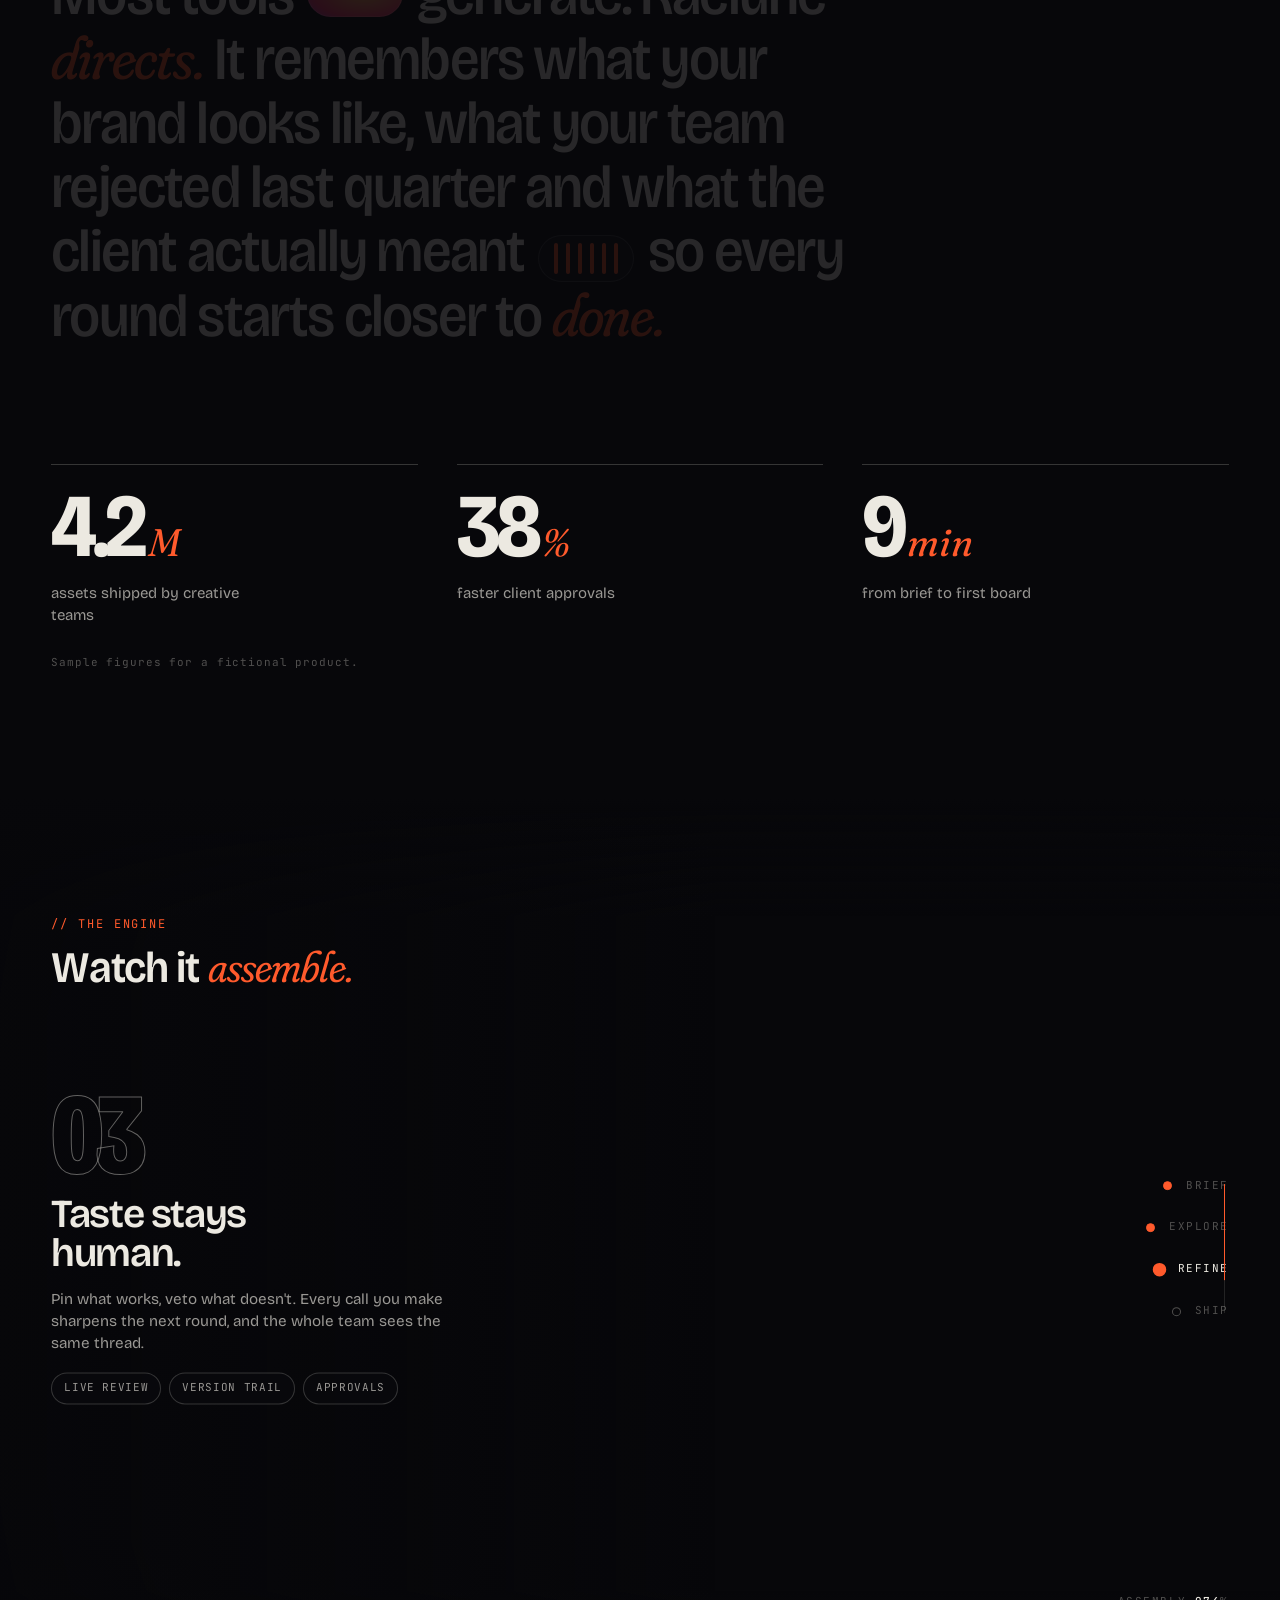
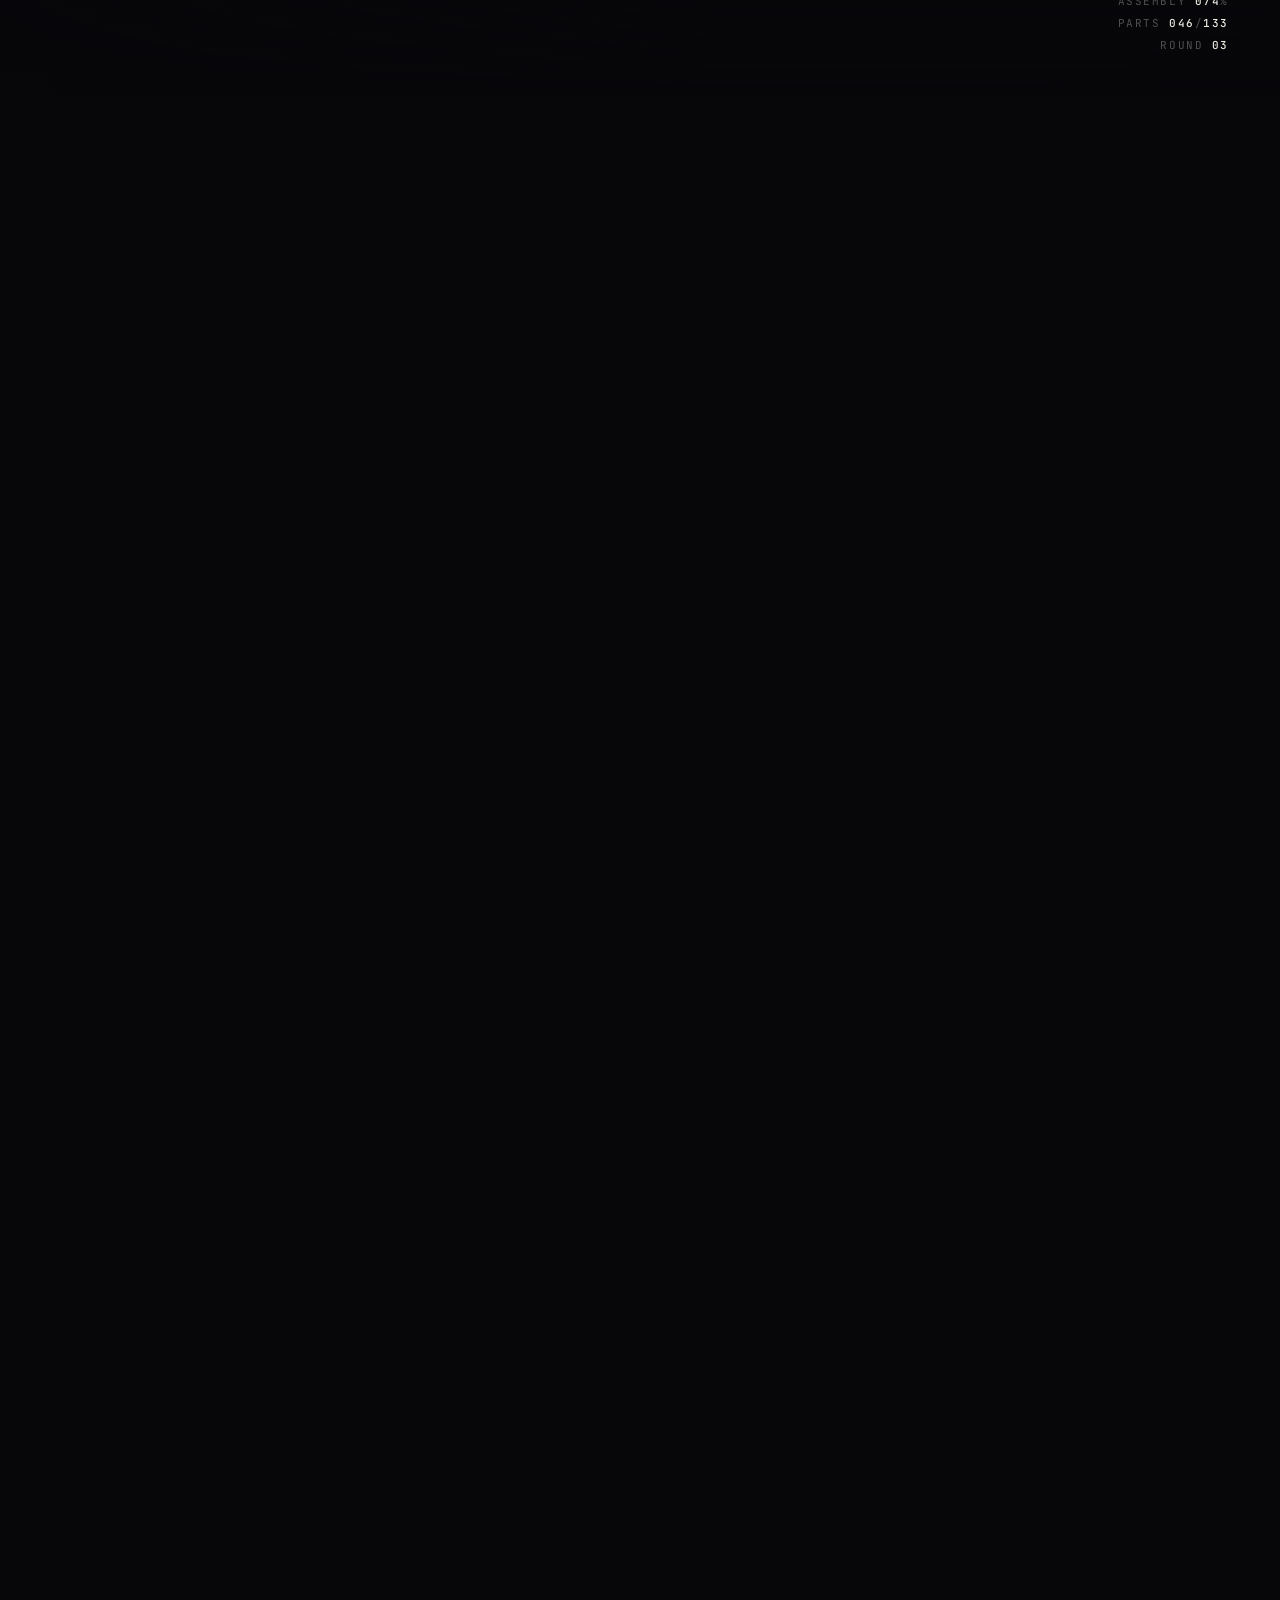
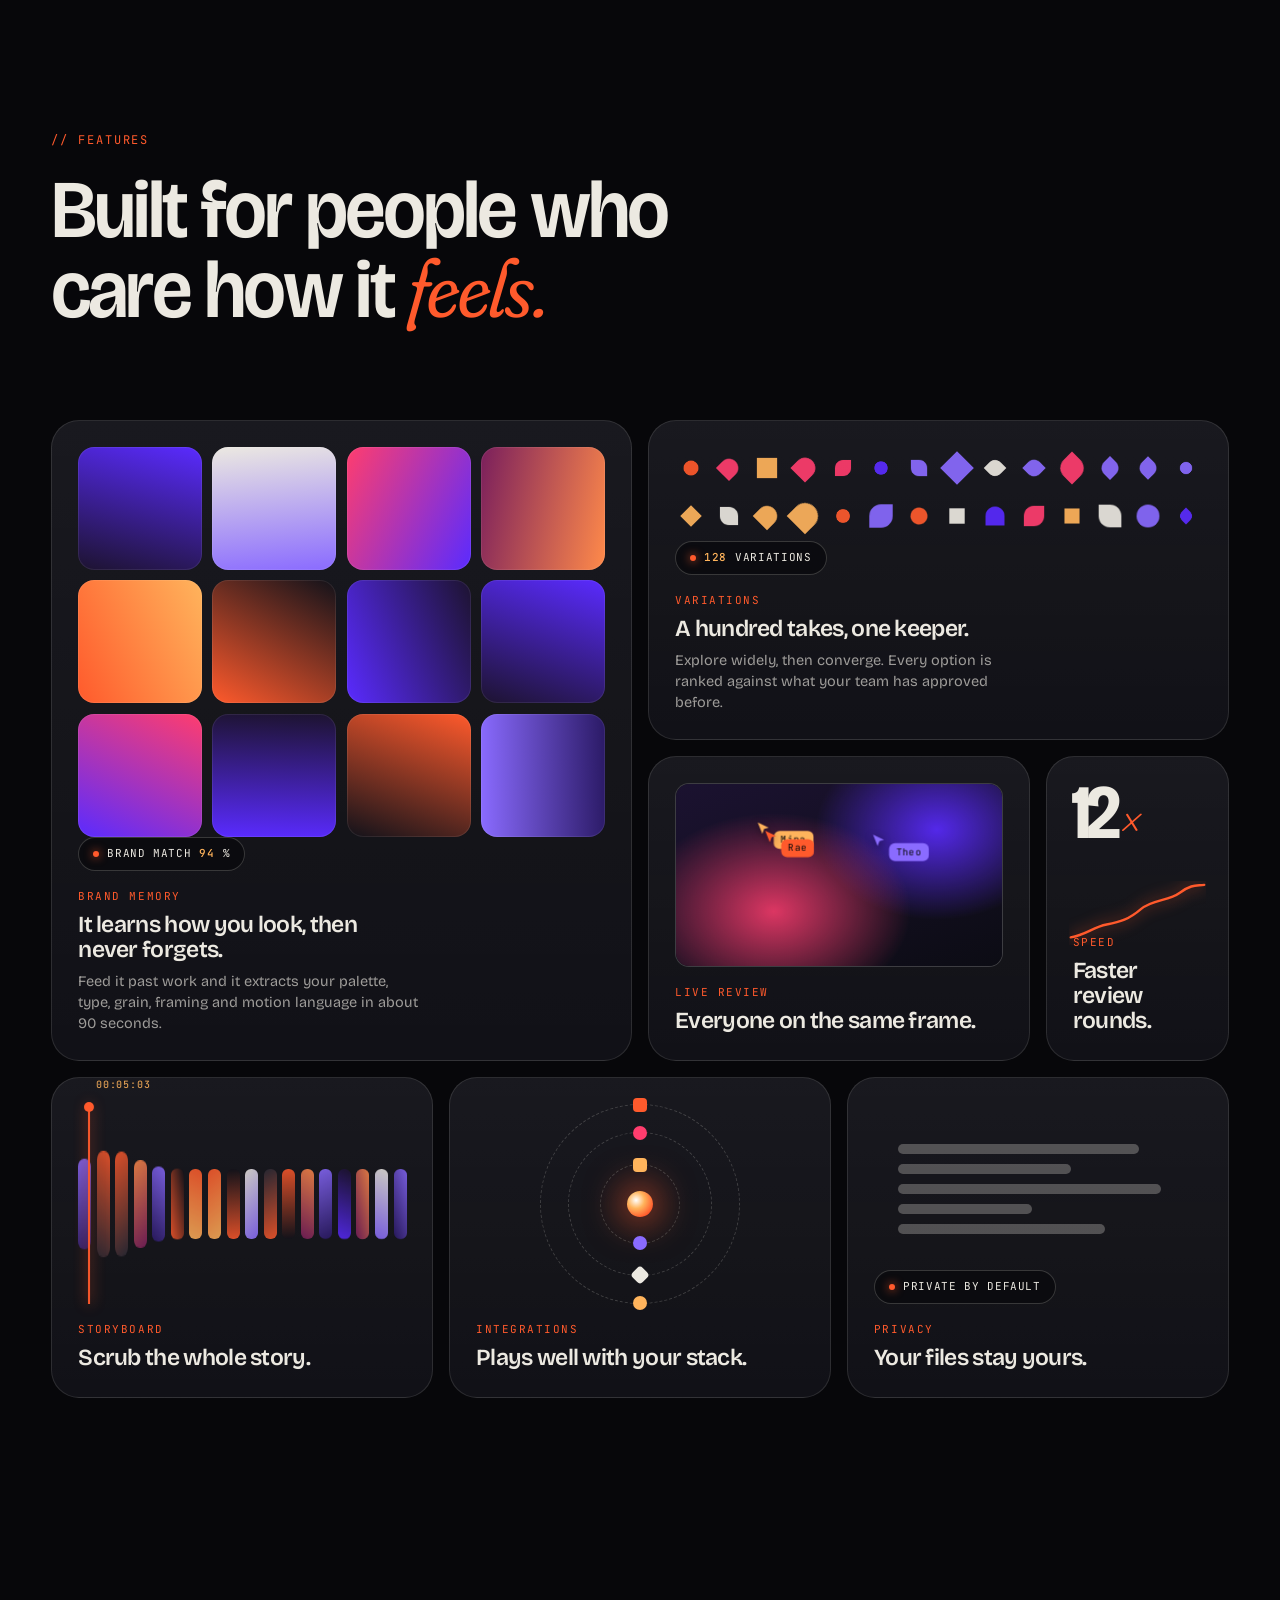
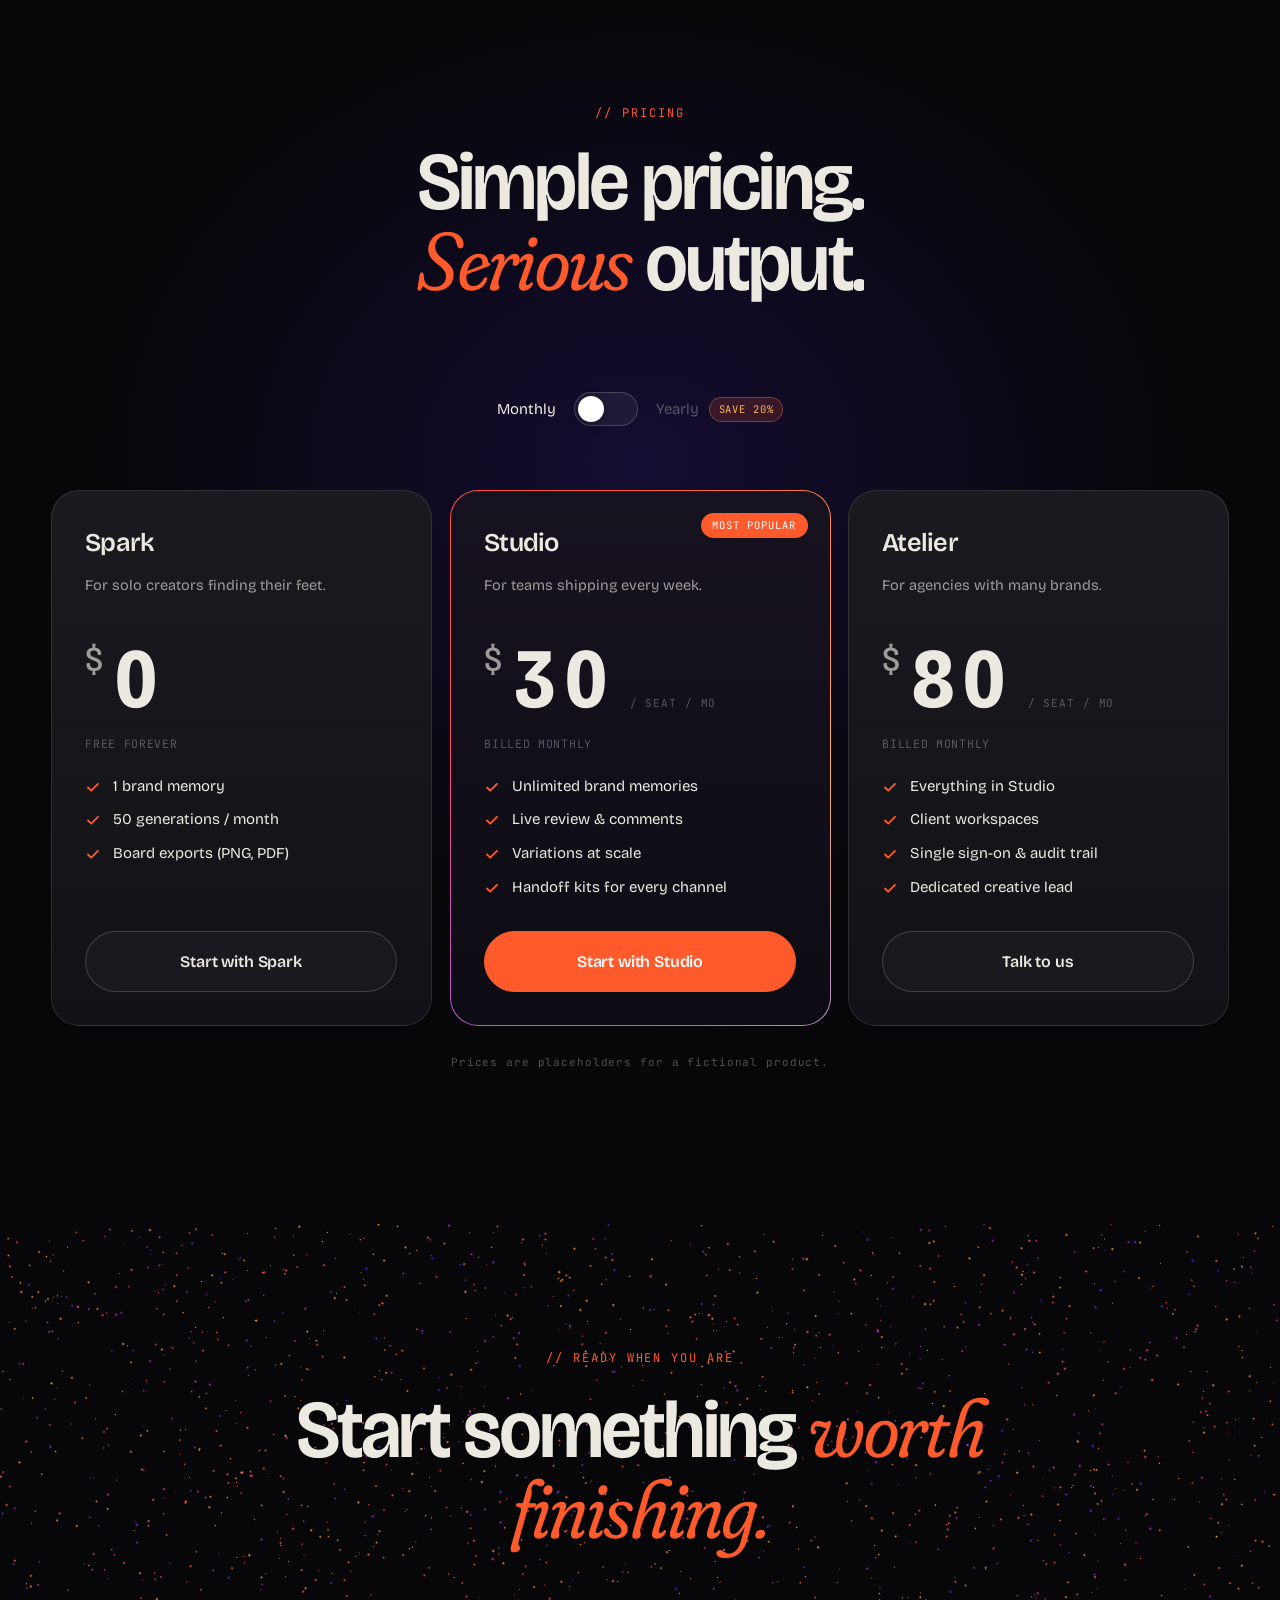
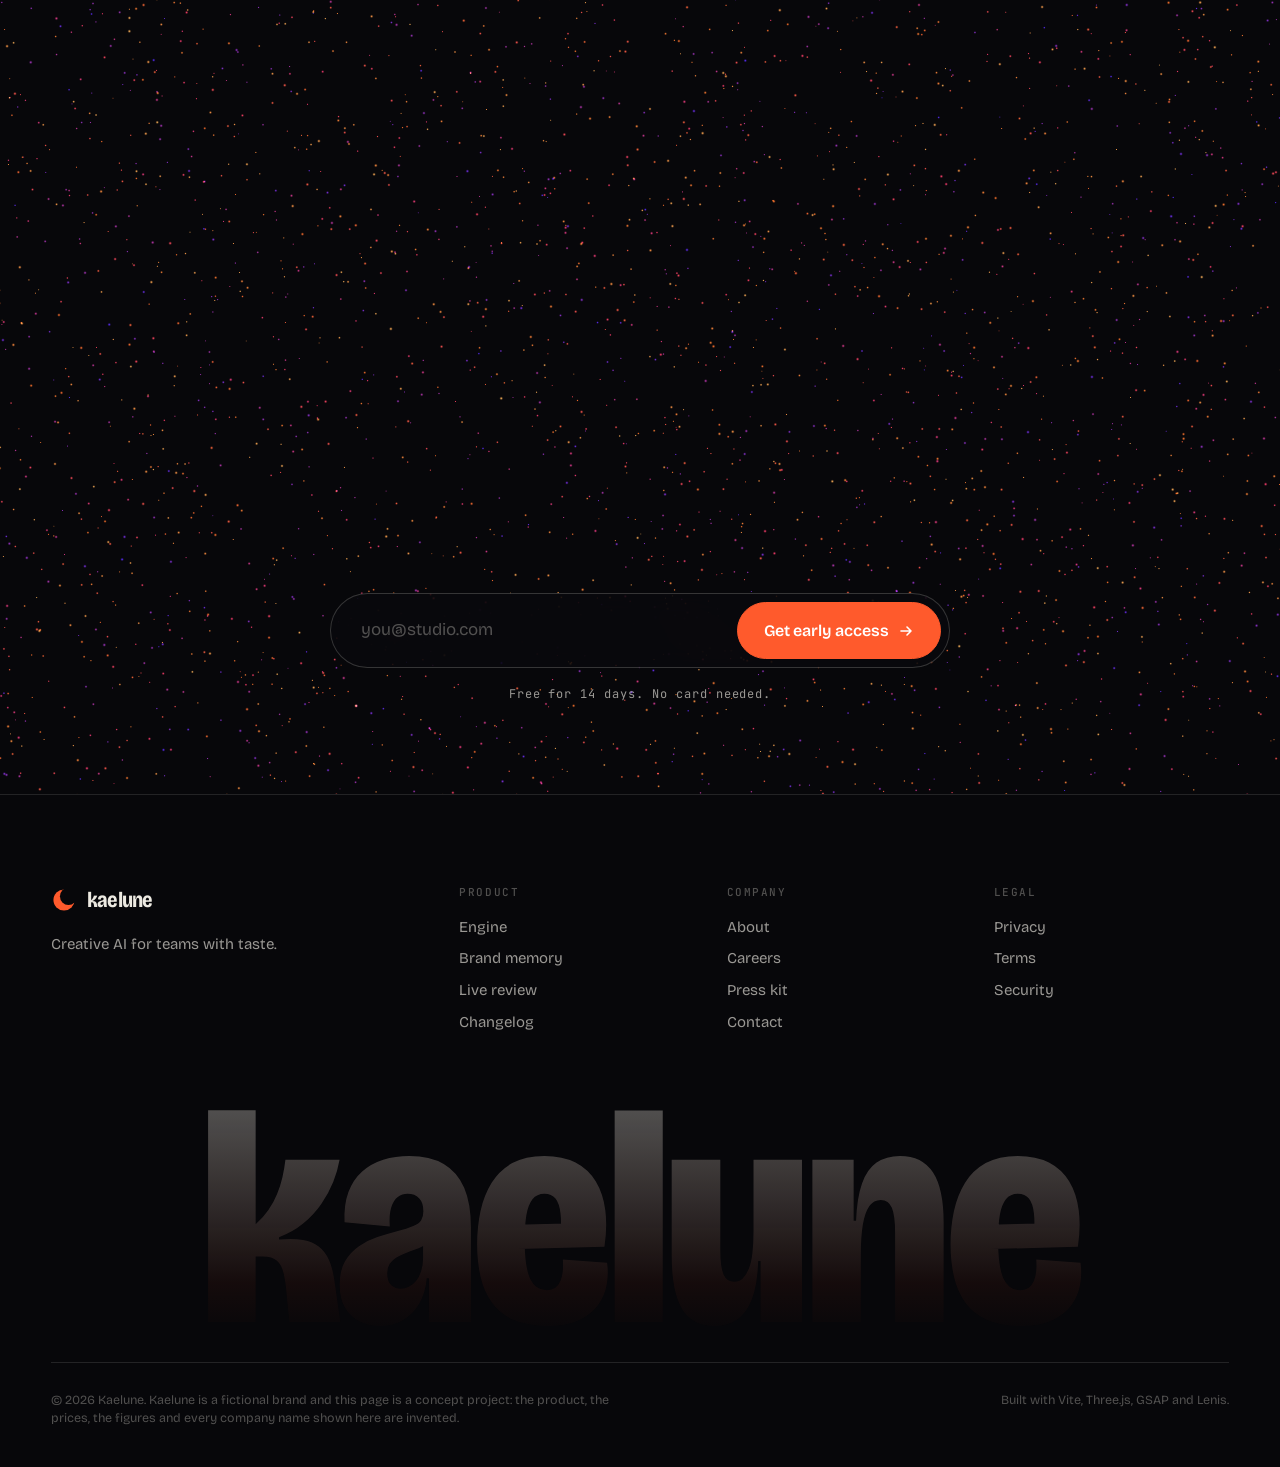
<file: kaelune/index.html>
<!doctype html>
<html lang="en">
<head>
  <meta charset="utf-8" />
  <meta name="viewport" content="width=device-width, initial-scale=1, viewport-fit=cover" />
  <title>Kaelune – Creative AI for teams with taste</title>
  <meta name="description" content="Kaelune is a fictional AI workspace for creative teams. Concept project: a cinematic landing page with WebGL, scroll-driven 3D and kinetic type." />
  <meta name="theme-color" content="#07070a" />
  <link rel="icon" href="data:image/svg+xml,%3Csvg xmlns='http://www.w3.org/2000/svg' viewBox='0 0 32 32'%3E%3Cdefs%3E%3Cmask id='m'%3E%3Crect width='32' height='32' fill='%23fff'/%3E%3Ccircle cx='21' cy='12' r='10' fill='%23000'/%3E%3C/mask%3E%3C/defs%3E%3Crect width='32' height='32' rx='8' fill='%2307070a'/%3E%3Ccircle cx='16' cy='16' r='9' fill='%23ff5a2c' mask='url(%23m)'/%3E%3C/svg%3E" />
  <noscript><style>#loader{display:none!important}</style></noscript>
  <script type="module" crossorigin src="./assets/index-CwV7jedD.js"></script>
  <link rel="stylesheet" crossorigin href="./assets/index-BC27SjQ7.css">
</head>
<body>

<!-- SVG sprite: brand mark + a few UI glyphs (all drawn for this project) -->
<svg width="0" height="0" style="position:absolute" aria-hidden="true" focusable="false">
  <defs>
    <mask id="lune-mask"><rect width="32" height="32" fill="#fff" /><circle cx="21.5" cy="11.5" r="10.5" fill="#000" /></mask>
    <symbol id="i-mark" viewBox="0 0 32 32"><circle cx="16" cy="16" r="13" fill="currentColor" mask="url(#lune-mask)" /></symbol>
    <symbol id="i-check" viewBox="0 0 16 16"><path d="M3 8.5l3.2 3.2L13 4.8" fill="none" stroke="currentColor" stroke-width="1.8" stroke-linecap="round" stroke-linejoin="round" /></symbol>
    <symbol id="i-arrow" viewBox="0 0 16 16"><path d="M3 8h10M9 4l4 4-4 4" fill="none" stroke="currentColor" stroke-width="1.6" stroke-linecap="round" stroke-linejoin="round" /></symbol>
    <symbol id="i-cursor" viewBox="0 0 16 16"><path d="M2 1.5l11 5.2-4.6 1.3L6.6 13z" fill="currentColor" /></symbol>
  </defs>
</svg>

<div id="loader" aria-hidden="true">
  <div class="loader-inner">
    <svg class="loader-mark"><use href="#i-mark" /></svg>
    <div class="loader-word">kaelune</div>
    <div class="loader-bar"><i></i></div>
    <div class="loader-count"><span id="loader-num">000</span><span>%</span></div>
  </div>
</div>

<div class="grain" aria-hidden="true"></div>
<div id="cursor-ring" aria-hidden="true"><span class="cursor-label"></span></div>

<header id="nav" class="nav">
  <div class="nav-inner">
    <a class="brand" href="#top" data-scroll="#hero" aria-label="Kaelune, back to top">
      <svg class="brand-mark" aria-hidden="true"><use href="#i-mark" /></svg>
      <span class="brand-word">kaelune</span>
    </a>
    <nav class="nav-links" aria-label="Primary">
      <a href="#engine" data-scroll="#engine">Engine</a>
      <a href="#features" data-scroll="#features">Features</a>
      <a href="#pricing" data-scroll="#pricing">Pricing</a>
    </nav>
    <button id="nav-cta" class="btn btn-sm btn-light magnetic" type="button" data-scroll="#final-cta">
      <span class="btn-fill"></span><span class="btn-label">Start free</span>
    </button>
  </div>
</header>

<main id="top">

  <!-- ============ HERO ============ -->
  <section id="hero" class="hero">
    <canvas id="hero-canvas" aria-hidden="true"></canvas>
    <div class="hero-shade" aria-hidden="true"></div>

    <div class="hero-inner container">
      <p class="eyebrow"><span class="pulse-dot"></span><span>Kaelune 2.0 &middot; Brand memory is live</span></p>

      <h1 id="hero-title" class="kinetic" aria-label="Your team's taste, at machine speed.">
        <span class="line" aria-hidden="true">Your team's</span>
        <span class="line line-fixed" aria-hidden="true"><em class="serif">taste,</em></span>
        <span class="line" aria-hidden="true">at machine speed.</span>
      </h1>

      <div class="hero-foot">
        <p class="hero-sub">Kaelune learns your brand's visual language, then turns briefs into boards, variations and ready-to-ship assets. Your team keeps the final cut.</p>
        <div class="hero-actions">
          <button id="hero-cta" class="btn btn-primary magnetic" type="button" data-scroll="#final-cta">
            <span class="btn-fill"></span>
            <span class="btn-label">Start a free studio</span>
            <svg class="btn-ico" aria-hidden="true"><use href="#i-arrow" /></svg>
          </button>
          <button id="hero-cta-secondary" class="btn btn-ghost magnetic" type="button" data-scroll="#engine">
            <span class="btn-fill"></span>
            <span class="btn-label">See the engine</span>
          </button>
        </div>
      </div>
    </div>

    <div class="hero-badge" aria-hidden="true">
      <svg viewBox="0 0 120 120" class="badge-ring">
        <defs><path id="badge-path" d="M60,60 m-46,0 a46,46 0 1,1 92,0 a46,46 0 1,1 -92,0" /></defs>
        <text textLength="283" lengthAdjust="spacing"><textPath href="#badge-path" startOffset="0">Concept project · Fictional brand · Kaelune ·</textPath></text>
      </svg>
      <svg class="badge-mark"><use href="#i-mark" /></svg>
    </div>

    <div class="hero-scroll" aria-hidden="true"><span>Scroll</span><i></i></div>
  </section>

  <!-- ============ MARQUEE ============ -->
  <section id="marquee" class="marquee" aria-label="Teams that use Kaelune (fictional)">
    <p class="marquee-cap"><span class="label">Trusted by 4,000+ studios</span><span class="marquee-note">Invented names · concept project</span></p>
    <div class="marquee-row" data-dir="-1"><div class="marquee-track"></div></div>
    <div class="marquee-row" data-dir="1"><div class="marquee-track"></div></div>
  </section>

  <!-- ============ STATEMENT ============ -->
  <section id="statement" class="statement">
    <div class="container">
      <p class="label">// The idea</p>
      <p id="statement-text" class="statement-text">Most tools <span class="pill pill-orb" aria-hidden="true"></span> generate. Kaelune <em>directs.</em> It remembers what your brand looks like, what your team rejected last quarter and what the client actually meant <span class="pill pill-wave" aria-hidden="true"><i></i><i></i><i></i><i></i><i></i><i></i></span> so every round starts closer to <em>done.</em></p>

      <div class="stats">
        <div class="stat"><b class="stat-num" data-count="4.2" data-dec="1">0</b><span class="stat-unit">M</span><p>assets shipped by creative teams</p></div>
        <div class="stat"><b class="stat-num" data-count="38">0</b><span class="stat-unit">%</span><p>faster client approvals</p></div>
        <div class="stat"><b class="stat-num" data-count="9">0</b><span class="stat-unit">min</span><p>from brief to first board</p></div>
      </div>
      <p class="sample-note">Sample figures for a fictional product.</p>
    </div>
  </section>

  <!-- ============ ENGINE (scroll-driven 3D) ============ -->
  <section id="engine" class="engine" aria-label="How the engine works">
    <div class="engine-sticky">
      <canvas id="engine-canvas" aria-hidden="true"></canvas>
      <div class="engine-shade" aria-hidden="true"></div>

      <div class="engine-ui">
        <div class="engine-head">
          <p class="label">// The engine</p>
          <h2 id="engine-title" class="h2-sm">Watch it <em class="serif">assemble.</em></h2>
        </div>

        <div class="steps">
          <article class="step is-active" id="step-1" data-step="0">
            <span class="step-index">01</span>
            <h3>Drop in a brief.<br />Any brief.</h3>
            <p>Paste a doc, a voice note or a messy moodboard. Kaelune reads the intent, the audience and the constraints, then builds the core of the project around it.</p>
            <ul class="tags"><li>Docs</li><li>Voice notes</li><li>Moodboards</li></ul>
          </article>
          <article class="step" id="step-2" data-step="1">
            <span class="step-index">02</span>
            <h3>A hundred directions<br />before lunch.</h3>
            <p>The iris closes around your idea and fans out into palettes, layouts, scripts and shots, each scored against your brand memory.</p>
            <ul class="tags"><li>Palettes</li><li>Layouts</li><li>Shot lists</li></ul>
          </article>
          <article class="step" id="step-3" data-step="2">
            <span class="step-index">03</span>
            <h3>Taste stays<br />human.</h3>
            <p>Pin what works, veto what doesn't. Every call you make sharpens the next round, and the whole team sees the same thread.</p>
            <ul class="tags"><li>Live review</li><li>Version trail</li><li>Approvals</li></ul>
          </article>
          <article class="step" id="step-4" data-step="3">
            <span class="step-index">04</span>
            <h3>Final cut,<br />every format.</h3>
            <p>Export to every channel and aspect ratio with a clean handoff. The iris opens, the files are ready, and nothing ships without you.</p>
            <ul class="tags"><li>All aspect ratios</li><li>Handoff kits</li><li>Brand-safe</li></ul>
          </article>
        </div>

        <ol class="rail" aria-hidden="true">
          <li class="is-active"><i></i><span>Brief</span></li>
          <li><i></i><span>Explore</span></li>
          <li><i></i><span>Refine</span></li>
          <li><i></i><span>Ship</span></li>
        </ol>

        <div class="hud" aria-hidden="true">
          <span>Assembly <b id="hud-pct">000</b>%</span>
          <span>Parts <b id="hud-parts">000</b>/<b id="hud-total">000</b></span>
          <span>Round <b id="hud-round">01</b></span>
        </div>
        <div class="engine-hint" aria-hidden="true"><span>Scroll to build</span><i></i></div>
      </div>
    </div>
  </section>

  <!-- ============ FEATURES (bento) ============ -->
  <section id="features" class="features">
    <div class="container">
      <header class="section-head">
        <p class="label">// Features</p>
        <h2 id="features-title" class="h2">Built for people who<br />care how it <em class="serif">feels.</em></h2>
      </header>

      <div class="bento" id="bento">

        <article class="card card-brand" id="feature-brand" data-card>
          <div class="card-visual">
            <div class="tiles" aria-hidden="true"></div>
            <div class="scan" aria-hidden="true"></div>
            <div class="chip chip-float"><span class="chip-dot"></span>Brand match <b data-count="94">94</b>%</div>
          </div>
          <div class="card-text">
            <span class="card-kicker">Brand memory</span>
            <h3>It learns how you look, then never forgets.</h3>
            <p>Feed it past work and it extracts your palette, type, grain, framing and motion language in about 90 seconds.</p>
          </div>
        </article>

        <article class="card card-variants" id="feature-variants" data-card>
          <div class="card-visual">
            <div class="shapes" aria-hidden="true"></div>
            <div class="chip chip-float"><span class="chip-dot"></span><b data-count="128">128</b> variations</div>
          </div>
          <div class="card-text">
            <span class="card-kicker">Variations</span>
            <h3>A hundred takes, one keeper.</h3>
            <p>Explore widely, then converge. Every option is ranked against what your team has approved before.</p>
          </div>
        </article>

        <article class="card card-review" id="feature-review" data-card>
          <div class="card-visual">
            <div class="frame" aria-hidden="true">
              <div class="frame-art"></div>
              <span class="rcursor rc-1"><svg><use href="#i-cursor" /></svg><em>Mina</em></span>
              <span class="rcursor rc-2"><svg><use href="#i-cursor" /></svg><em>Theo</em></span>
              <span class="rcursor rc-3"><svg><use href="#i-cursor" /></svg><em>Rae</em></span>
              <span class="bubble">Love this crop</span>
            </div>
          </div>
          <div class="card-text">
            <span class="card-kicker">Live review</span>
            <h3>Everyone on the same frame.</h3>
          </div>
        </article>

        <article class="card card-speed" id="feature-speed" data-card>
          <div class="speed-num"><b data-count="12">12</b><span>×</span></div>
          <svg class="spark" viewBox="0 0 160 50" preserveAspectRatio="none" aria-hidden="true"><path d="M2 44 C 20 42, 28 36, 44 34 S 70 30, 84 22 S 116 16, 130 9 S 150 4, 158 3" /></svg>
          <div class="card-text">
            <span class="card-kicker">Speed</span>
            <h3>Faster review rounds.</h3>
          </div>
        </article>

        <article class="card card-timeline" id="feature-timeline" data-card data-cursor="Scrub">
          <div class="card-visual">
            <div class="film" aria-hidden="true"><div class="frames"></div><div class="playhead"><span class="timecode">00:04:12</span></div></div>
          </div>
          <div class="card-text">
            <span class="card-kicker">Storyboard</span>
            <h3>Scrub the whole story.</h3>
          </div>
        </article>

        <article class="card card-orbit" id="feature-orbit" data-card>
          <div class="card-visual">
            <div class="orbit" aria-hidden="true">
              <i class="orb-core"></i>
              <div class="ring r1"><b class="node n1"></b><b class="node n2"></b></div>
              <div class="ring r2"><b class="node n3"></b><b class="node n4"></b></div>
              <div class="ring r3"><b class="node n5"></b><b class="node n6"></b></div>
            </div>
          </div>
          <div class="card-text">
            <span class="card-kicker">Integrations</span>
            <h3>Plays well with your stack.</h3>
          </div>
        </article>

        <article class="card card-private" id="feature-private" data-card>
          <div class="card-visual">
            <div class="redact" aria-hidden="true">
              <span style="--l:86%"></span><span style="--l:62%"></span><span style="--l:94%"></span><span style="--l:48%"></span><span style="--l:74%"></span>
              <i class="redact-scan"></i>
            </div>
            <div class="chip chip-float"><span class="chip-dot"></span>Private by default</div>
          </div>
          <div class="card-text">
            <span class="card-kicker">Privacy</span>
            <h3>Your files stay yours.</h3>
          </div>
        </article>

      </div>
    </div>
  </section>

  <!-- ============ PRICING ============ -->
  <section id="pricing" class="pricing">
    <div class="container">
      <header class="section-head center">
        <p class="label">// Pricing</p>
        <h2 id="pricing-title" class="h2">Simple pricing.<br /><em class="serif">Serious</em> output.</h2>
      </header>

      <div class="billing">
        <span class="billing-label is-on" data-for="monthly">Monthly</span>
        <button id="billing-toggle" class="switch" type="button" role="switch" aria-checked="false" aria-label="Bill yearly">
          <span class="switch-thumb"></span>
        </button>
        <span class="billing-label" data-for="yearly">Yearly <i class="save">Save 20%</i></span>
      </div>

      <div class="plans">
        <article class="plan" id="plan-spark" data-monthly="0" data-yearly="0">
          <h3 class="plan-name">Spark</h3>
          <p class="plan-desc">For solo creators finding their feet.</p>
          <div class="price" aria-label="$0 per month"><span class="cur">$</span><span class="odo" data-odo></span></div>
          <p class="price-note"><span class="note-m">Free forever</span><span class="note-y">Free forever</span></p>
          <ul class="plan-list">
            <li><svg><use href="#i-check" /></svg>1 brand memory</li>
            <li><svg><use href="#i-check" /></svg>50 generations / month</li>
            <li><svg><use href="#i-check" /></svg>Board exports (PNG, PDF)</li>
          </ul>
          <button class="btn btn-ghost btn-block magnetic" type="button" data-scroll="#final-cta"><span class="btn-fill"></span><span class="btn-label">Start with Spark</span></button>
        </article>

        <article class="plan plan-featured" id="plan-studio" data-monthly="30" data-yearly="24">
          <span class="plan-flag">Most popular</span>
          <h3 class="plan-name">Studio</h3>
          <p class="plan-desc">For teams shipping every week.</p>
          <div class="price" id="price-studio" aria-label="$30 per seat per month"><span class="cur">$</span><span class="odo" data-odo></span><span class="per">/ seat / mo</span></div>
          <p class="price-note"><span class="note-m">Billed monthly</span><span class="note-y">Billed yearly &middot; 20% off</span></p>
          <ul class="plan-list">
            <li><svg><use href="#i-check" /></svg>Unlimited brand memories</li>
            <li><svg><use href="#i-check" /></svg>Live review &amp; comments</li>
            <li><svg><use href="#i-check" /></svg>Variations at scale</li>
            <li><svg><use href="#i-check" /></svg>Handoff kits for every channel</li>
          </ul>
          <button class="btn btn-primary btn-block magnetic" type="button" data-scroll="#final-cta"><span class="btn-fill"></span><span class="btn-label">Start with Studio</span></button>
        </article>

        <article class="plan" id="plan-atelier" data-monthly="80" data-yearly="64">
          <h3 class="plan-name">Atelier</h3>
          <p class="plan-desc">For agencies with many brands.</p>
          <div class="price" aria-label="$80 per seat per month"><span class="cur">$</span><span class="odo" data-odo></span><span class="per">/ seat / mo</span></div>
          <p class="price-note"><span class="note-m">Billed monthly</span><span class="note-y">Billed yearly &middot; 20% off</span></p>
          <ul class="plan-list">
            <li><svg><use href="#i-check" /></svg>Everything in Studio</li>
            <li><svg><use href="#i-check" /></svg>Client workspaces</li>
            <li><svg><use href="#i-check" /></svg>Single sign-on &amp; audit trail</li>
            <li><svg><use href="#i-check" /></svg>Dedicated creative lead</li>
          </ul>
          <button class="btn btn-ghost btn-block magnetic" type="button" data-scroll="#final-cta"><span class="btn-fill"></span><span class="btn-label">Talk to us</span></button>
        </article>
      </div>
      <p class="sample-note center">Prices are placeholders for a fictional product.</p>
    </div>
  </section>

  <!-- ============ FINAL CTA ============ -->
  <section id="final-cta" class="final">
    <canvas id="cta-canvas" aria-hidden="true"></canvas>
    <div class="final-flash" aria-hidden="true"></div>
    <div class="final-inner container">
      <div class="final-top">
        <p class="label">// Ready when you are</p>
        <h2 id="final-title" class="h2">Start something <em class="serif">worth finishing.</em></h2>
      </div>
      <div class="final-bottom">
        <form id="cta-form" class="cta-form" novalidate>
          <label class="sr-only" for="email">Work email</label>
          <input id="email" name="email" type="email" inputmode="email" placeholder="you@studio.com" autocomplete="off" spellcheck="false" />
          <button id="cta-button" class="btn btn-primary magnetic" type="submit">
            <span class="btn-fill"></span><span class="btn-label">Get early access</span>
            <svg class="btn-ico" aria-hidden="true"><use href="#i-arrow" /></svg>
          </button>
        </form>
        <p id="cta-status" class="cta-status" role="status" aria-live="polite">Free for 14 days. No card needed.</p>
      </div>
    </div>
  </section>
</main>

<footer id="footer" class="footer">
  <div class="container footer-grid">
    <div class="footer-brand">
      <a class="brand" href="#top" data-scroll="#hero"><svg class="brand-mark" aria-hidden="true"><use href="#i-mark" /></svg><span class="brand-word">kaelune</span></a>
      <p>Creative AI for teams with taste.</p>
    </div>
    <div class="footer-col"><h4>Product</h4><a href="#" data-noop>Engine</a><a href="#" data-noop>Brand memory</a><a href="#" data-noop>Live review</a><a href="#" data-noop>Changelog</a></div>
    <div class="footer-col"><h4>Company</h4><a href="#" data-noop>About</a><a href="#" data-noop>Careers</a><a href="#" data-noop>Press kit</a><a href="#" data-noop>Contact</a></div>
    <div class="footer-col"><h4>Legal</h4><a href="#" data-noop>Privacy</a><a href="#" data-noop>Terms</a><a href="#" data-noop>Security</a></div>
  </div>
  <div class="footer-mark" aria-hidden="true">kaelune</div>
  <div class="container footer-legal">
    <p>&copy; 2026 Kaelune. Kaelune is a fictional brand and this page is a concept project: the product, the prices, the figures and every company name shown here are invented.</p>
    <p>Built with Vite, Three.js, GSAP and Lenis.</p>
  </div>
</footer>

</body>
</html>
</file>
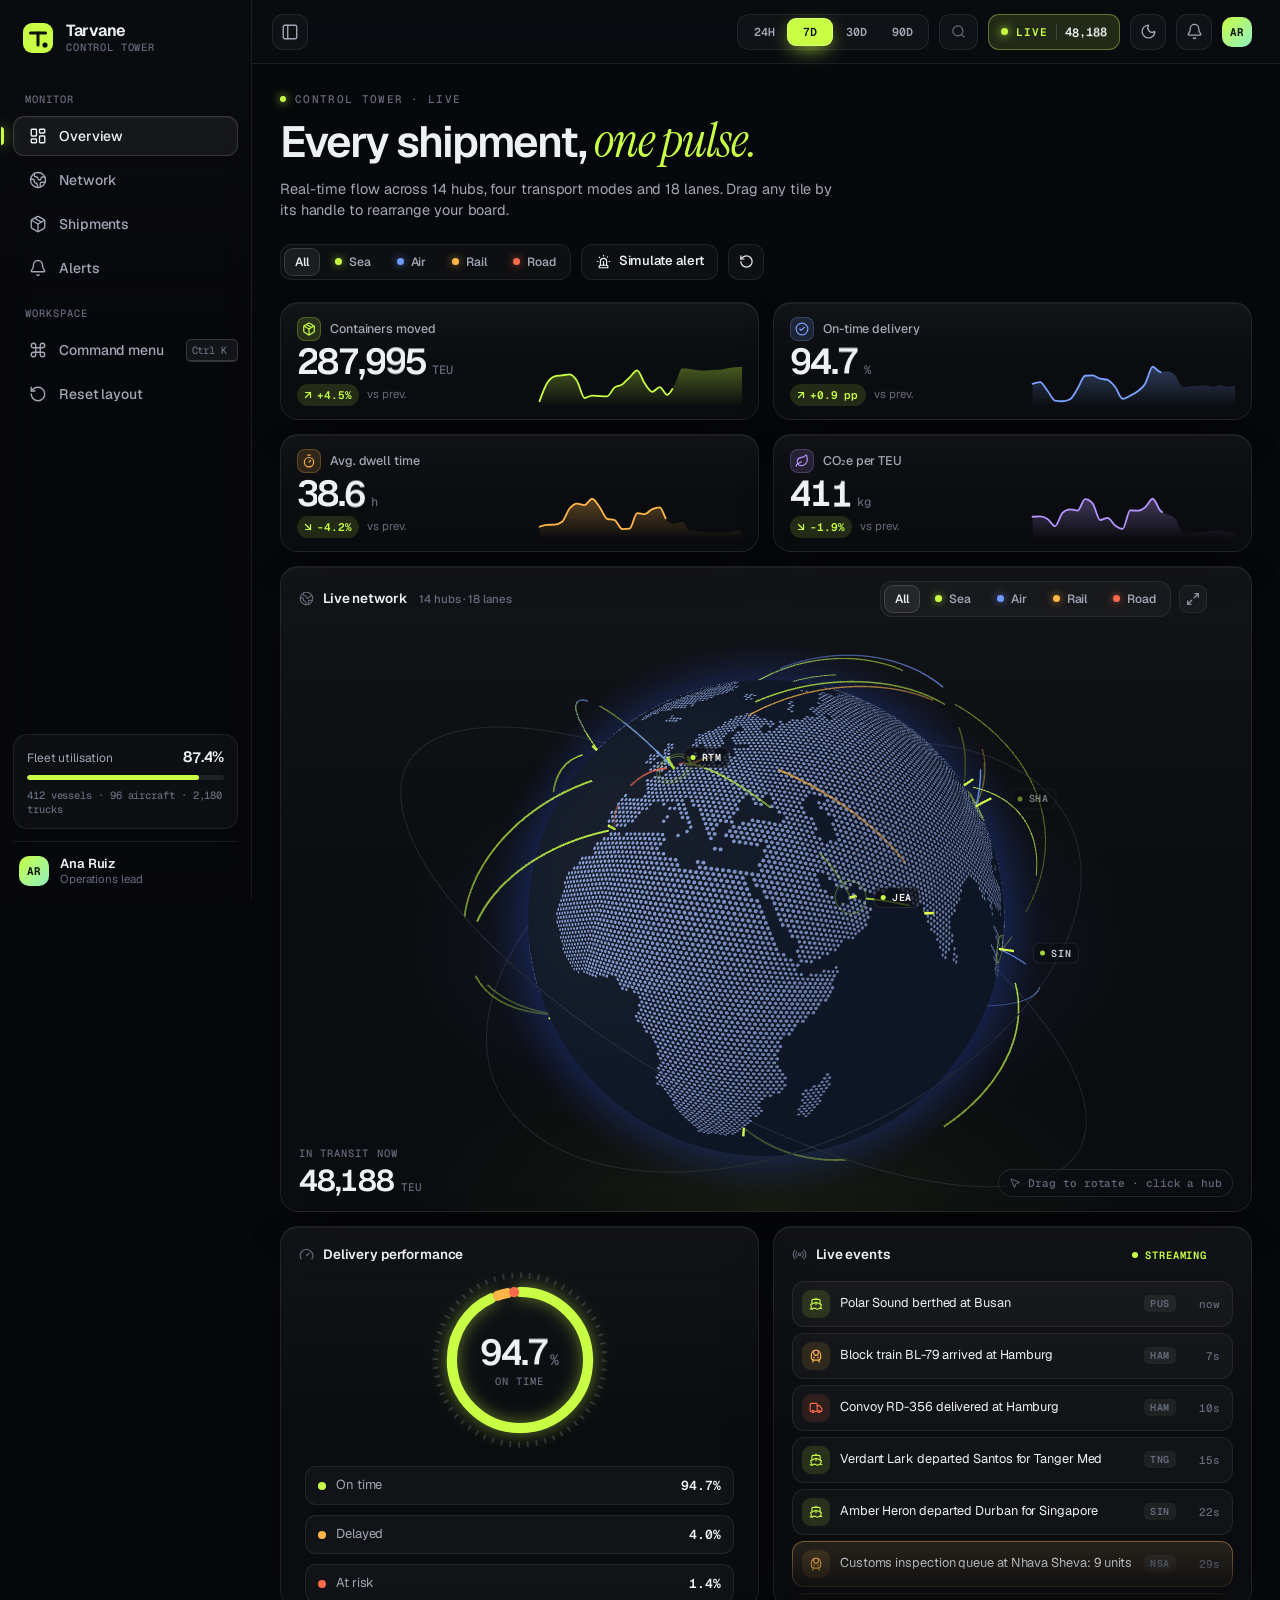
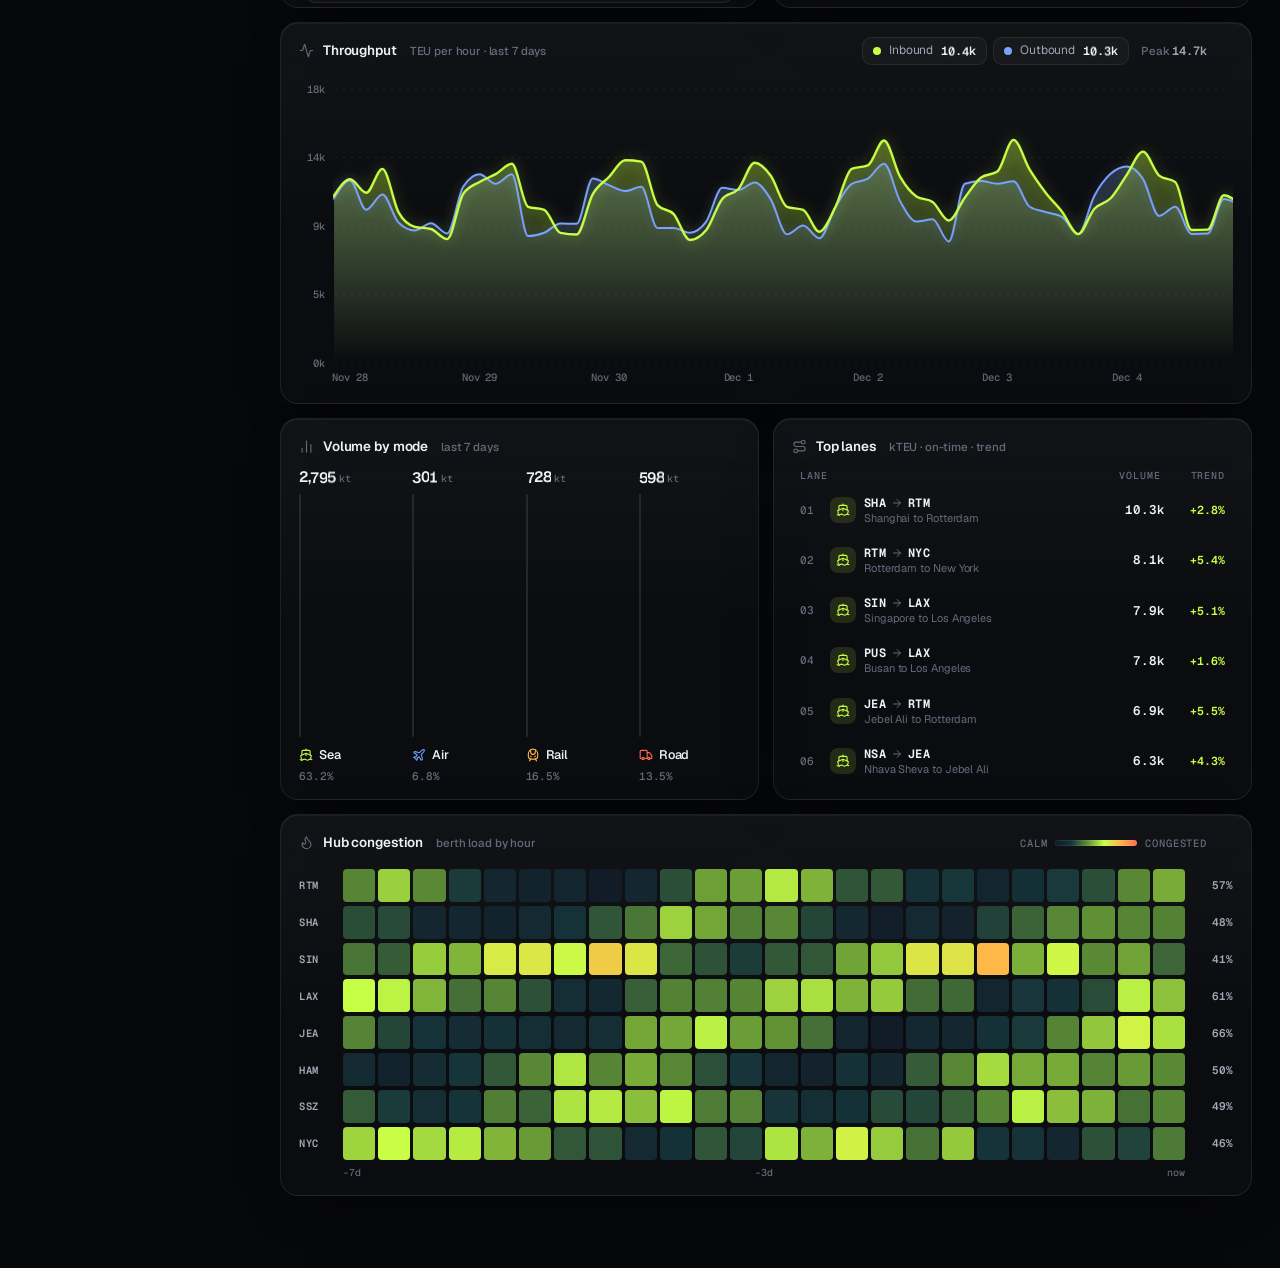
<file: tarvane/index.html>
<!doctype html>
<html lang="en" data-theme="dark">
  <head>
    <meta charset="utf-8" />
    <meta name="viewport" content="width=device-width, initial-scale=1, viewport-fit=cover" />
    <title>Tarvane Control Tower</title>
    <meta name="description" content="Concept project for a fictional brand: a real-time freight analytics dashboard with a live 3D globe, bento widgets and a command palette." />
    <meta name="theme-color" content="#06070a" />
    <link rel="icon" type="image/svg+xml" href="./favicon.svg" />
    <script>
      (function () {
        try {
          var t = localStorage.getItem('tarvane.theme');
          if (t === 'light' || t === 'dark') document.documentElement.dataset.theme = t;
        } catch (e) {}
      })();
    </script>
    <script type="module" crossorigin src="./assets/index-BpL2SRJc.js"></script>
    <link rel="stylesheet" crossorigin href="./assets/index-ByEt3bIq.css">
  </head>
  <body>
    <div id="root"></div>
  </body>
</html>
</file>
<file: aquilune/assets/index-ZLa7NzkT.css>
html.lenis,html.lenis body{height:auto}.lenis:not(.lenis-autoToggle).lenis-stopped{overflow:clip}.lenis [data-lenis-prevent],.lenis [data-lenis-prevent-wheel],.lenis [data-lenis-prevent-touch],.lenis [data-lenis-prevent-vertical],.lenis [data-lenis-prevent-horizontal]{overscroll-behavior:contain}.lenis.lenis-smooth iframe{pointer-events:none}.lenis.lenis-autoToggle{transition-property:overflow;transition-duration:1ms;transition-behavior:allow-discrete}@font-face{font-family:"Instrument Serif";font-style:normal;font-weight:400;font-display:swap;src:url(./instrument-serif-latin-400-normal-DnYpCC2O.woff2) format("woff2")}@font-face{font-family:"Instrument Serif";font-style:italic;font-weight:400;font-display:swap;src:url(./instrument-serif-latin-400-italic-DKMiL14s.woff2) format("woff2")}@font-face{font-family:Hanken Grotesk;font-style:normal;font-weight:100 900;font-display:swap;src:url(./hanken-grotesk-latin-wght-normal-CaVRRdDk.woff2) format("woff2")}@font-face{font-family:Geist Mono;font-style:normal;font-weight:400;font-display:swap;src:url(./geist-mono-latin-400-normal-DTRLJnHl.woff2) format("woff2")}@font-face{font-family:Geist Mono;font-style:normal;font-weight:500;font-display:swap;src:url(./geist-mono-latin-500-normal-YINYabwD.woff2) format("woff2")}:root{--ink: #070c14;--night: #04080f;--bone: #efe7d8;--bone-2: #e3d8c3;--paper: #f2ebdd;--ember: #ff7a45;--ember-d: #d9541f;--amber: #ffbd6b;--glow: #62f3e3;--glow-d: #0f9d8a;--plum: #3a2a4d;--muted: rgba(239, 231, 216, .68);--f-display: "Instrument Serif", "Cormorant Garamond", "Times New Roman", serif;--f-sans: "Hanken Grotesk", system-ui, -apple-system, "Segoe UI", sans-serif;--f-mono: "Geist Mono", ui-monospace, "SFMono-Regular", Menlo, monospace;--ease-out: cubic-bezier(.16, 1, .3, 1);--ease-io: cubic-bezier(.76, 0, .24, 1);--gutter: clamp(20px, 3.4vw, 64px);--arrow: url("data:image/svg+xml,%3Csvg xmlns='http://www.w3.org/2000/svg' viewBox='0 0 18 18'%3E%3Cpath d='M2.5 9h12M10 4l5 5-5 5' fill='none' stroke='black' stroke-width='1.6' stroke-linecap='round' stroke-linejoin='round'/%3E%3C/svg%3E")}*,*:before,*:after{box-sizing:border-box;margin:0;padding:0}html{-webkit-text-size-adjust:100%;background:var(--night);scrollbar-width:none}html::-webkit-scrollbar{display:none}body{font-family:var(--f-sans);font-size:16px;line-height:1.55;color:var(--bone);background:var(--night);-webkit-font-smoothing:antialiased;text-rendering:optimizeLegibility;overflow-x:clip}button,input,textarea,select{font:inherit;color:inherit}button{background:none;border:0;cursor:pointer}a{color:inherit;text-decoration:none}ul,ol{list-style:none}img,svg,canvas{display:block;max-width:100%}[hidden]{display:none!important}::selection{background:var(--ember);color:var(--ink)}:focus-visible{outline:2px solid var(--glow);outline-offset:3px;border-radius:6px}noscript+#preloader,.no-js #preloader{display:none}.display{font-family:var(--f-display);font-weight:400;letter-spacing:-.02em;line-height:.92}.display em,em.display{font-style:italic;letter-spacing:-.025em}.mono{font-family:var(--f-mono);font-size:.72rem;font-weight:400;letter-spacing:.13em;text-transform:uppercase;line-height:1.5}.kicker{color:var(--amber);display:inline-flex;align-items:center;gap:.7rem}.kicker:before{content:"";width:28px;height:1px;background:currentColor}.line-mask{overflow:hidden;padding-bottom:.08em;margin-bottom:-.08em}.grain{position:fixed;inset:0;z-index:70;pointer-events:none;opacity:.085;background-image:url("data:image/svg+xml,%3Csvg xmlns='http://www.w3.org/2000/svg' width='240' height='240'%3E%3Cfilter id='n' x='0' y='0'%3E%3CfeTurbulence type='fractalNoise' baseFrequency='.85' numOctaves='2' stitchTiles='stitch'/%3E%3CfeColorMatrix values='0 0 0 0 1 0 0 0 0 1 0 0 0 0 1 0 0 0 .7 0'/%3E%3C/filter%3E%3Crect width='100%25' height='100%25' filter='url(%23n)'/%3E%3C/svg%3E");background-size:240px 240px}.arrow{display:inline-block;width:18px;height:18px;background:currentColor;-webkit-mask:var(--arrow) center / contain no-repeat;mask:var(--arrow) center / contain no-repeat;transition:transform .5s var(--ease-out);flex:none}.arrow--back{transform:scaleX(-1)}.btn{position:relative;isolation:isolate;overflow:hidden;display:inline-flex;align-items:center;justify-content:center;gap:.75rem;padding:1.05rem 1.7rem;border-radius:999px;font-weight:500;font-size:.95rem;letter-spacing:.01em;line-height:1;white-space:nowrap;transition:transform .6s var(--ease-out),color .4s var(--ease-out),border-color .4s,opacity .3s}.btn:before{content:"";position:absolute;left:50%;top:100%;width:140%;aspect-ratio:1;border-radius:50%;transform:translate(-50%) scale(.6);transition:transform .7s var(--ease-out),top .7s var(--ease-out);z-index:-1}.btn:hover:before{top:-20%;transform:translate(-50%) scale(1.2)}.btn:hover .arrow{transform:translate(5px)}.btn:active{transform:scale(.97)}.btn-solid{background:var(--bone);color:var(--ink)}.btn-solid:before{background:var(--ember)}.btn-ghost{border:1px solid rgba(239,231,216,.42);color:var(--bone);backdrop-filter:blur(6px);background:#0a08191f}.btn-ghost:before{background:var(--bone)}.btn-ghost:hover{color:var(--ink)}.btn-line{border:1px solid currentColor}.btn-line:before{background:currentColor}.btn-line:hover{color:var(--bg-invert, var(--ink))}.btn-pill{padding:.7rem 1.25rem;font-size:.82rem;border:1px solid rgba(239,231,216,.5);color:var(--bone);background:#0a081926;backdrop-filter:blur(8px)}.btn-pill:before{background:var(--bone)}.btn-pill:hover{color:var(--ink)}.btn[disabled]{opacity:.32;pointer-events:none}.site-header{position:fixed;top:0;left:0;right:0;z-index:60;display:grid;grid-template-columns:1fr auto 1fr;align-items:center;padding:20px var(--gutter);color:var(--bone);transition:color .5s var(--ease-out),transform .6s var(--ease-out)}.site-header:before{content:"";position:absolute;inset:0 0 -26px;z-index:-1;pointer-events:none;opacity:0;transition:opacity .5s var(--ease-out);background:linear-gradient(to bottom,#04080fe0,#04080f99 55%,#04080f00)}.site-header.is-scrolled:before{opacity:1}.site-header.on-light:before{background:linear-gradient(to bottom,#efe6d3e6,#efe6d39e 55%,#efe6d300)}.site-header.on-light{color:var(--ink)}.site-header.on-light .btn-pill{color:var(--ink);border-color:#070c1480;background:#f2ebdd66}.site-header.on-light .btn-pill:before{background:var(--ink)}.site-header.on-light .btn-pill:hover{color:var(--bone)}.brand{display:inline-flex;align-items:center;gap:.6rem;justify-self:start}.brand .display{font-size:1.7rem;letter-spacing:-.01em;line-height:1}.nav{display:flex;gap:clamp(18px,2.6vw,44px)}.nav a{position:relative;font-size:.86rem;letter-spacing:.02em;padding:.4rem 0;overflow:hidden}.nav a span{display:inline-block;transition:transform .5s var(--ease-out)}.nav a:after{content:"";position:absolute;left:0;bottom:0;height:1px;width:100%;background:currentColor;transform:scaleX(0);transform-origin:right;transition:transform .6s var(--ease-out)}.nav a:hover:after,.nav a.is-active:after{transform:scaleX(1);transform-origin:left}.header-right{justify-self:end;display:flex;align-items:center;gap:18px}.glow-meter{display:inline-flex;align-items:center;gap:8px;opacity:.85}.glow-meter svg{color:var(--glow);filter:drop-shadow(0 0 6px rgba(98,243,227,.7))}.site-header.on-light .glow-meter svg{color:var(--glow-d);filter:none}#preloader{position:fixed;inset:0;z-index:400;background:#04080f;display:grid;place-content:center;justify-items:center;gap:28px;color:var(--bone);will-change:clip-path}.pre-mark{display:flex;font-size:clamp(3.2rem,9vw,8.5rem);line-height:1;overflow:hidden;padding:0 .04em}.pre-mark span{display:inline-block;opacity:0}.pre-line{width:min(220px,40vw);height:1px;background:#efe7d833;overflow:hidden}.pre-line i{display:block;height:100%;width:100%;background:var(--glow);transform:scaleX(0);transform-origin:left}@media (max-width: 880px){.nav,.glow-meter{display:none}.site-header{grid-template-columns:1fr auto;padding:14px var(--gutter)}}#world{position:fixed;inset:0;z-index:0;overflow:hidden;background:#130f22;contain:strict}.wl{position:absolute;inset:-6% 0 -14%;will-change:transform}.wl .ws,.wl .tw{position:absolute;inset:0;width:100%;height:100%}.wl .tw{opacity:0;will-change:opacity}.wl .tw .ws{position:absolute;inset:0}.tw-lamps{opacity:1!important}.tw-lamps .lamp{opacity:0}.sun,.sun-halo,.beam{position:absolute;pointer-events:none;will-change:transform}.sun{--sz: 120px;--c: #fff0be;width:var(--sz);height:var(--sz);margin:calc(var(--sz) / -2) 0 0 calc(var(--sz) / -2);border-radius:50%;background:radial-gradient(circle at 50% 45%,#fffbe6 0,var(--c) 55%,var(--c) 100%)}.sun-halo{--sz: 1000px;width:var(--sz);height:var(--sz);margin:calc(var(--sz) / -2) 0 0 calc(var(--sz) / -2);border-radius:50%;background:radial-gradient(circle,#ffd6a0f2,#ffa8708c 9%,#f46e6e42 26%,#aa46821a,#78328200 70%)}.beam{--sz: 700px;opacity:0;width:var(--sz);height:var(--sz);margin:calc(var(--sz) / -2) 0 0 calc(var(--sz) / -2);border-radius:50%;background:conic-gradient(from 0deg,transparent 0deg 349deg,rgba(255,236,190,.05) 350deg,rgba(255,240,200,.55) 359deg,transparent 360deg);-webkit-mask:radial-gradient(circle,#000 0,rgba(0,0,0,.6) 35%,transparent 70%);mask:radial-gradient(circle,#000 0,rgba(0,0,0,.6) 35%,transparent 70%);animation:sweep 16s linear infinite}@keyframes sweep{to{transform:rotate(360deg)}}.twinkles{position:absolute;inset:0;opacity:0;pointer-events:none}.twinkles i{position:absolute;width:var(--s);height:var(--s);border-radius:50%;background:#fff;box-shadow:0 0 8px 1px #c8e1ffcc;opacity:.1;animation:twinkle var(--d) ease-in-out var(--o) infinite}@keyframes twinkle{0%,to{opacity:.1;transform:scale(.7)}50%{opacity:1;transform:scale(1.1)}}.world-vignette{position:absolute;inset:0;pointer-events:none;background:linear-gradient(to bottom,rgba(14,8,30,.5),transparent 24%),radial-gradient(130% 95% at 55% 42%,transparent 52%,rgba(4,6,14,.5) 100%)}#site{position:relative;z-index:2}.hero{position:relative;height:100svh;min-height:620px}.hero-inner{position:relative;height:100%;padding:0 var(--gutter) clamp(22px,4.4vh,48px);display:flex;flex-direction:column;justify-content:flex-end}.eyebrow{color:var(--bone);opacity:.9;margin-bottom:clamp(26px,6vh,70px);display:inline-flex;align-items:center;gap:12px}.eyebrow:before{content:"";width:36px;height:1px;background:var(--amber)}.hero-title{font-size:clamp(5.4rem,20vw,28rem);line-height:.78;letter-spacing:-.045em;margin-left:-.045em;margin-bottom:.15em;color:#fbf3e2;white-space:nowrap}.hero-title .ch{display:inline-block;will-change:transform}.hero-title .cm{display:inline-block;overflow:hidden;padding:.06em .02em .14em;margin:-.06em -.02em -.14em}.hero-foot{display:flex;justify-content:space-between;align-items:flex-end;gap:2rem;margin-top:clamp(14px,3vh,34px)}.hero-lede{max-width:34ch;font-size:clamp(.98rem,1.15vw,1.2rem);color:#fbf3e2eb;text-shadow:0 1px 24px rgba(20,8,30,.6)}.hero-actions{display:flex;gap:12px;flex-wrap:wrap;justify-content:flex-end}.scroll-cue{position:absolute;left:0;right:0;bottom:clamp(24px,4.6vh,52px);margin:0 auto;width:max-content;display:flex;flex-direction:column;align-items:center;gap:12px;color:var(--bone)}.scroll-cue i{width:1px;height:54px;background:linear-gradient(to bottom,var(--bone),transparent);animation:cue 2.4s var(--ease-io) infinite;transform-origin:top}@keyframes cue{0%{transform:scaleY(0)}50%{transform:scaleY(1)}to{transform:scaleY(1);opacity:0}}.hero-meta{position:absolute;left:var(--gutter);top:clamp(86px,13vh,140px);display:flex;flex-direction:column;gap:4px;color:var(--bone);opacity:.7}.story{position:relative;height:520svh}.story-sticky{position:sticky;top:0;height:100svh;overflow:hidden}.chapter{position:absolute;inset:0;display:flex;align-items:center;padding:0 var(--gutter);opacity:0;pointer-events:none;will-change:opacity,transform}.chapter--right{justify-content:flex-end}.chap-in{max-width:min(40rem,88vw);filter:drop-shadow(0 2px 26px rgba(6,4,20,.55))}.chapter--mid{justify-content:center;align-items:flex-start;padding-top:15svh;text-align:center}.chapter--mid .chap-no{justify-content:center}.chapter--mid .chap-body{margin-left:auto;margin-right:auto}.chap-no{color:var(--amber);margin-bottom:1.4rem;display:inline-flex;align-items:center;gap:.7rem}.chap-no:before{content:"";width:28px;height:1px;background:currentColor}.chap-title{font-size:clamp(2.5rem,5.6vw,6.4rem);line-height:.98;color:#fbf3e2}.chap-title em{color:var(--amber)}.chap-body{margin-top:1.8rem;max-width:29rem;font-size:clamp(1rem,1.2vw,1.22rem);color:#fbf3e2e0}.story-clock{position:absolute;left:var(--gutter);bottom:clamp(24px,6vh,64px);display:flex;align-items:center;gap:14px;color:var(--bone)}.story-clock #story-clock{font-family:var(--f-display);font-size:clamp(2.2rem,4vw,4.2rem);letter-spacing:-.02em;text-transform:none;line-height:1}.story-clock i{width:40px;height:1px;background:var(--bone);opacity:.5}.story-dots{position:absolute;right:var(--gutter);bottom:clamp(30px,7vh,72px);display:flex;gap:10px}.story-dots b{width:34px;height:2px;background:#efe7d840;position:relative;overflow:hidden}.story-dots b:after{content:"";position:absolute;inset:0;background:var(--amber);transform:scaleX(var(--p, 0));transform-origin:left}.rooms{position:relative;background:#04080f;padding:clamp(6rem,14vw,15rem) var(--gutter) clamp(6rem,12vw,13rem)}.rooms:before{content:"";position:absolute;left:0;right:0;top:-24vh;height:24vh;background:linear-gradient(to bottom,transparent,#04080f);pointer-events:none}.rooms-head{display:grid;grid-template-columns:minmax(0,1.7fr) minmax(0,1fr);gap:4vw;align-items:end;margin-bottom:clamp(3.5rem,8vw,8rem)}.rooms-title{font-size:clamp(3.2rem,7.4vw,9.2rem);margin-top:1.4rem}.rooms-title em{color:var(--amber)}.rooms-intro{max-width:26rem;color:var(--muted);font-size:1.08rem;justify-self:end}.rooms-grid{display:grid;grid-template-columns:repeat(4,minmax(0,1fr));gap:clamp(16px,2.2vw,40px);align-items:start}.room{position:relative}.room:nth-child(2){margin-top:clamp(40px,7vw,130px)}.room:nth-child(3){margin-top:clamp(10px,2vw,40px)}.room:nth-child(4){margin-top:clamp(60px,10vw,180px)}.arch{position:relative;aspect-ratio:3 / 4.15;border-radius:999px 999px 14px 14px;overflow:hidden;background:#0a1222;box-shadow:0 0 0 1px #efe7d824;transition:box-shadow .7s var(--ease-out),transform .9s var(--ease-out);isolation:isolate;cursor:pointer}.arch .art{position:absolute;inset:-7% 0;transition:transform 1.2s var(--ease-out);will-change:transform}.arch .art svg{width:100%;height:100%}.arch:after{content:"";position:absolute;inset:0;background:linear-gradient(to top,rgba(4,8,15,.78),transparent 42%);pointer-events:none}.arch-tag{position:absolute;left:0;right:0;bottom:18px;text-align:center;z-index:2;color:var(--bone)}.room:hover .arch{box-shadow:0 0 0 1px var(--glow),0 40px 120px -20px #62f3e338;transform:translateY(-8px)}.room:hover .art{transform:scale(1.06)}.room-meta{padding:1.4rem .3rem 0}.room-meta .no{color:var(--amber)}.room-meta h3{font-family:var(--f-display);font-weight:400;font-size:clamp(1.9rem,2.5vw,2.8rem);line-height:1;letter-spacing:-.015em;margin:.5rem 0 .8rem}.room-meta p{color:var(--muted);font-size:.96rem;max-width:26ch}.facts{display:flex;flex-wrap:wrap;gap:6px 14px;margin:1.1rem 0;color:#efe7d88c}.facts li{position:relative}.facts li+li:before{content:"";position:absolute;left:-9px;top:50%;width:3px;height:3px;border-radius:50%;background:currentColor}.room-foot{display:flex;align-items:center;justify-content:space-between;gap:12px;padding-top:1rem;border-top:1px solid rgba(239,231,216,.14)}.price{font-family:var(--f-display);font-size:1.7rem;line-height:1}.price small{font-family:var(--f-sans);font-size:.78rem;color:var(--muted);margin-left:4px}.room .btn-line{--bg-invert: var(--ink);padding:.75rem 1.15rem;font-size:.84rem;color:var(--bone);border-color:#efe7d880}.room .btn-line:before{background:var(--bone)}.rituals{--r-bg: #efe6d3;--r-fg: #17110f;--r-mute: rgba(23, 17, 15, .62);--r-line: rgba(23, 17, 15, .2);--r-accent: #d9541f;position:relative;background:var(--r-bg);color:var(--r-fg);border-radius:50% 50% 0 0 / clamp(40px,8vw,150px) clamp(40px,8vw,150px) 0 0}.rituals-pin{position:relative;min-height:100svh;height:100svh;overflow:hidden;display:flex;flex-direction:column;justify-content:center}.rituals-head{padding:0 var(--gutter);margin-bottom:clamp(1.4rem,4vh,3.4rem);padding-top:clamp(72px,12vh,120px)}.rituals .kicker{color:var(--r-accent)}.rituals-title{font-size:clamp(2.6rem,6vw,7rem);margin-top:1rem}.rituals-title em{color:var(--r-accent)}.rituals-track{display:flex;gap:clamp(28px,4vw,72px);padding:0 var(--gutter);width:max-content;will-change:transform}.ritual{width:clamp(270px,29vw,500px);flex:none;position:relative;padding-left:clamp(16px,2vw,32px);border-left:1px solid var(--r-line)}.ritual .time{display:block;font-size:clamp(4.2rem,9.5vw,11rem);line-height:.85;letter-spacing:-.04em}.ritual .time small{font-size:.3em;font-style:italic;margin-left:.15em;letter-spacing:0;color:var(--r-accent)}.ritual .picto{width:clamp(84px,9.4vw,150px);margin:clamp(.8rem,2.4vh,1.8rem) 0;color:var(--r-accent)}.ritual .pic{width:100%;height:auto;overflow:visible}.ritual h3{font-family:var(--f-display);font-weight:400;font-size:clamp(1.8rem,2.6vw,3rem);line-height:1;margin-bottom:.6rem}.ritual p{color:var(--r-mute);max-width:28ch;font-size:clamp(.94rem,1vw,1.05rem)}.rituals-rail{position:absolute;left:var(--gutter);right:var(--gutter);bottom:clamp(22px,5vh,52px);display:flex;align-items:center;gap:22px}.rail-line{flex:1;height:1px;background:var(--r-line);position:relative}.rail-line i{position:absolute;left:0;top:-1px;height:3px;width:100%;background:var(--r-accent);transform:scaleX(0);transform-origin:left}#rail-time{font-size:.85rem;min-width:4.5ch}.cove{position:relative;min-height:100svh;background:#02060e;overflow:hidden;display:flex;align-items:flex-end;isolation:isolate}.cove:before{content:"";position:absolute;left:0;right:0;top:0;height:22vh;background:linear-gradient(to bottom,var(--cove-top, #02060e),transparent);z-index:1;pointer-events:none}#cove-canvas{position:absolute;inset:0;width:100%;height:100%;z-index:0}.cove-copy{position:relative;z-index:2;padding:0 var(--gutter) clamp(54px,10vh,110px);max-width:100%;pointer-events:none}.cove-title{font-size:clamp(4.4rem,13vw,17rem);line-height:.82;margin:1.2rem 0 0;color:#eafffb}.cove-title em{color:var(--glow)}.cove-body{max-width:34rem;margin-top:2rem;color:#e1faf6bd;font-size:clamp(1rem,1.2vw,1.2rem)}.cove-readout{display:flex;align-items:baseline;gap:18px;margin-top:2.2rem;color:#e1faf6b3}.cove-readout strong{font-family:var(--f-display);font-weight:400;font-size:clamp(2.6rem,4vw,4.4rem);line-height:1;color:var(--glow);text-shadow:0 0 30px rgba(98,243,227,.5)}.cove-hint{position:absolute;right:var(--gutter);top:26vh;z-index:2;color:#e1faf699;display:inline-flex;align-items:center;gap:12px}.cove-hint i{width:10px;height:10px;border-radius:50%;background:var(--glow);box-shadow:0 0 #62f3e399;animation:ping 2.2s var(--ease-out) infinite}@keyframes ping{to{box-shadow:0 0 0 16px #62f3e300}}.finale{position:relative;background:radial-gradient(90% 60% at 50% 115%,#ff7a454d,#ff7a4500 70%),#02060e;overflow:hidden}.marquee{overflow:hidden;border-block:1px solid rgba(239,231,216,.14);padding:clamp(14px,2.4vw,30px) 0}.marquee-track{display:flex;align-items:center;gap:clamp(24px,4vw,64px);width:max-content;animation:marquee 38s linear infinite}.marquee-track span{font-size:clamp(2.6rem,7.4vw,8.6rem);white-space:nowrap;line-height:1}.marquee-track span em{color:var(--amber)}.marquee-track i{width:clamp(12px,1.4vw,22px);height:clamp(12px,1.4vw,22px);border-radius:50%;background:var(--ember);flex:none}@keyframes marquee{to{transform:translate(-50%)}}.finale-inner{display:flex;align-items:center;justify-content:space-between;gap:4vw;padding:clamp(5rem,11vw,12rem) var(--gutter)}.finale-title{font-size:clamp(5rem,17vw,22rem);line-height:.82}.finale-title em{color:var(--ember)}.orb{position:relative;width:clamp(180px,20vw,320px);aspect-ratio:1;border-radius:50%;display:grid;place-items:center;border:1px solid rgba(239,231,216,.4);color:var(--bone);flex:none;overflow:hidden;isolation:isolate;transition:color .5s var(--ease-out),border-color .5s}.orb:before{content:"";position:absolute;inset:-2px;border-radius:50%;background:radial-gradient(circle at 50% 60%,var(--amber),var(--ember));transform:scale(0);transition:transform .9s var(--ease-out);z-index:-1}.orb:hover{color:var(--ink);border-color:transparent}.orb:hover:before{transform:scale(1.05)}.orb-ring{position:absolute;inset:6%;width:88%;height:88%;animation:spin 22s linear infinite}.orb-ring text{font-family:var(--f-mono);font-size:13.5px;text-transform:uppercase;fill:currentColor}@keyframes spin{to{transform:rotate(360deg)}}.orb-label{font-size:clamp(2.6rem,4.6vw,5rem);line-height:1;font-style:italic}.finale-info{display:grid;grid-template-columns:repeat(3,minmax(0,1fr));gap:clamp(20px,3vw,56px);padding:0 var(--gutter) clamp(3rem,6vw,6rem)}.finale-info>div{border-top:1px solid rgba(239,231,216,.16);padding-top:1.1rem}.finale-info b{color:var(--amber);font-weight:400}.finale-info p{margin-top:.7rem;max-width:30ch;color:var(--muted);font-size:.98rem}.foot{display:flex;justify-content:space-between;gap:2rem;padding:2rem var(--gutter) 2.6rem;border-top:1px solid rgba(239,231,216,.14);color:var(--muted);align-items:flex-end}.foot-brand{font-size:2.4rem;color:var(--bone)}.foot-small{font-size:.9rem}.foot-note{max-width:52ch;font-size:.68rem;line-height:1.7;text-transform:none;letter-spacing:.04em;opacity:.8}@media (max-width: 1180px){.rooms-grid{grid-template-columns:repeat(2,minmax(0,1fr));row-gap:clamp(36px,6vw,70px)}.room:nth-child(n){margin-top:0}.room:nth-child(2n){margin-top:clamp(30px,8vw,90px)}.rooms-head{grid-template-columns:1fr}.rooms-intro{justify-self:start}}@media (max-width: 820px){.hero-title{font-size:clamp(4.6rem,26vw,12rem)}.hero-foot{flex-direction:column;align-items:flex-start;gap:1.2rem}.hero-actions{justify-content:flex-start}.scroll-cue,.hero-meta{display:none}.chapter{align-items:flex-start;padding-top:22svh}.chap-in{max-width:92vw}.chap-title{font-size:clamp(2.2rem,10.4vw,3.6rem)}.story{height:460svh}.rituals-pin{height:auto;min-height:0;padding-bottom:5rem}.rituals-track{flex-direction:column;width:auto;gap:3.2rem}.ritual{width:auto}.ritual .time{font-size:clamp(4.4rem,22vw,7rem)}.rituals-rail{display:none}.cove{min-height:92svh}.cove-hint{top:18vh}.finale-inner{flex-direction:column;align-items:flex-start}.orb{align-self:flex-end;margin-top:-4rem}.finale-info{grid-template-columns:1fr}.foot{flex-direction:column;align-items:flex-start}}@media (max-width: 560px){.eyebrow{display:none}.rooms-grid{grid-template-columns:1fr}.room:nth-child(n){margin-top:0}.arch{aspect-ratio:4 / 4.6}.room-meta p{max-width:none}}@media (prefers-reduced-motion: reduce){.marquee-track,.orb-ring,.beam,.scroll-cue i,.cove-hint i{animation:none}}.booking{--p-ink: #0c1118;--p-mute: rgba(12, 17, 24, .6);--p-line: rgba(12, 17, 24, .16);position:fixed;inset:0;z-index:300;overflow-y:auto;overflow-x:hidden;overscroll-behavior:contain;background:radial-gradient(90% 60% at 85% 0%,#f8d9b8,#f8d9b800 60%),radial-gradient(70% 60% at 0% 100%,#d5e4dd,#d5e4dd00 60%),var(--paper);color:var(--p-ink);scrollbar-width:thin}.bk-grain{position:fixed;inset:0;pointer-events:none;opacity:.1;z-index:0;background-image:url("data:image/svg+xml,%3Csvg xmlns='http://www.w3.org/2000/svg' width='240' height='240'%3E%3Cfilter id='n' x='0' y='0'%3E%3CfeTurbulence type='fractalNoise' baseFrequency='.8' numOctaves='2' stitchTiles='stitch'/%3E%3CfeColorMatrix values='0 0 0 0 0 0 0 0 0 0 0 0 0 0 0 0 0 0 .6 0'/%3E%3C/filter%3E%3Crect width='100%25' height='100%25' filter='url(%23n)'/%3E%3C/svg%3E")}.bk-shell{position:relative;z-index:1;max-width:1760px;margin:0 auto;min-height:100%;padding:0 var(--gutter) 48px;display:flex;flex-direction:column}.bk-top{display:grid;grid-template-columns:1fr auto 1fr;align-items:center;padding:clamp(10px,2vh,22px) 0}.bk-brand{font-size:1.8rem;line-height:1}.bk-close{justify-self:end;display:inline-flex;align-items:center;gap:12px;font-size:.86rem;padding:.55rem .3rem .55rem 1rem;border:1px solid var(--p-line);border-radius:999px;transition:background .4s,color .4s}.bk-close i{width:34px;height:34px;border-radius:50%;background:var(--p-ink);position:relative;transition:transform .6s var(--ease-out)}.bk-close i:before,.bk-close i:after{content:"";position:absolute;left:50%;top:50%;width:14px;height:1.6px;background:var(--paper);transform:translate(-50%,-50%) rotate(45deg)}.bk-close i:after{transform:translate(-50%,-50%) rotate(-45deg)}.bk-close:hover i{transform:rotate(90deg)}.stepper{position:relative;display:inline-flex;gap:2px;padding:5px;border-radius:999px;background:#0c11180f;isolation:isolate}.stepper li{display:flex;align-items:center;gap:8px;padding:.6rem 1.15rem;border-radius:999px;font-size:.86rem;color:var(--p-mute);position:relative;z-index:1;transition:color .4s}.stepper li span{font-size:.64rem;opacity:.8}.stepper li b{font-weight:500}.stepper li.is-done{color:var(--p-ink)}.stepper li.is-done span:after{content:" ✓";color:var(--glow-d)}.stepper li.is-active{color:var(--paper)}.stepper .pill{position:absolute;top:5px;bottom:5px;left:0;width:0;border-radius:999px;background:var(--p-ink);z-index:0;view-transition-name:pill}.no-vt .stepper .pill{transition:left .6s var(--ease-out),width .6s var(--ease-out)}.bk-body{display:grid;grid-template-columns:minmax(0,1.4fr) minmax(330px,.82fr);gap:clamp(32px,5.4vw,110px);padding-top:clamp(4px,1.8vh,48px);align-items:start;flex:1}.bk-main{min-width:0;display:flex;flex-direction:column}.step-wrap{view-transition-name:step;min-height:480px}.step .kicker{color:var(--ember-d)}.step-title{font-size:clamp(2.6rem,min(4.8vw,7.4vh),5.6rem);margin:clamp(.5rem,1.4vh,1rem) 0 clamp(.6rem,1.3vh,1.1rem)}.step-title em{color:var(--ember-d)}.step-sub{max-width:46ch;color:var(--p-mute);font-size:1.04rem}.glow-key{display:inline-flex;align-items:center;gap:6px;color:var(--glow-d);font-weight:600;white-space:nowrap}.glow-key i,.day.is-glow:after{width:7px;height:7px;border-radius:50%;background:var(--glow-d);box-shadow:0 0 0 3px #0f9d8a2e,0 0 10px #0f9d8ab3}.sub-h{margin:clamp(.9rem,2.2vh,2.2rem) 0 clamp(.5rem,1vh,.9rem);color:var(--p-mute)}.bk-nav{display:flex;align-items:center;gap:1.2rem;margin-top:clamp(1rem,2.6vh,3rem);padding-top:clamp(.8rem,1.6vh,1.4rem);border-top:1px solid var(--p-line)}.bk-nav .btn-line{color:var(--p-ink);--bg-invert: var(--paper)}.bk-nav .btn-solid{background:var(--p-ink);color:var(--paper);margin-left:auto}.bk-nav .btn-solid:before{background:var(--ember-d)}.bk-nav .btn-solid:hover{color:#fff}.bk-nav .btn[aria-disabled=true]{opacity:.28;cursor:not-allowed}.bk-nav .btn[aria-disabled=true]:hover:before{top:100%;transform:translate(-50%) scale(.6)}.nav-hint{flex:1;font-family:var(--f-mono);font-size:.7rem;letter-spacing:.1em;text-transform:uppercase;color:var(--p-mute);min-height:1.2em}.nav-hint.is-err{color:var(--ember-d)}.bar-total{display:none}.btn-seal{margin-left:auto}.cal{margin-top:2rem;position:relative}.cal-nav{position:absolute;right:0;top:-.2rem;display:flex;gap:8px;z-index:2}.cal-nav button{width:44px;height:44px;border-radius:50%;border:1px solid var(--p-line);display:grid;place-items:center;transition:background .4s,color .4s,opacity .3s}.cal-nav button i{width:18px;height:18px;background:currentColor;-webkit-mask:var(--arrow) center / contain no-repeat;mask:var(--arrow) center / contain no-repeat}.cal-nav #cal-prev i{transform:scaleX(-1)}.cal-nav button:hover:not([disabled]){background:var(--p-ink);color:var(--paper)}.cal-nav button[disabled]{opacity:.25;cursor:default}.cal-months{display:grid;grid-template-columns:repeat(2,minmax(0,1fr));gap:clamp(24px,3.4vw,64px)}.month-title{font-family:var(--f-display);font-size:clamp(1.7rem,2.2vw,2.4rem);line-height:1;margin-bottom:1.1rem;letter-spacing:-.01em}.month-title em{color:var(--ember-d)}.dow,.days{display:grid;grid-template-columns:repeat(7,minmax(0,1fr))}.dow span{text-align:center;font-family:var(--f-mono);font-size:.62rem;letter-spacing:.12em;color:var(--p-mute);padding-bottom:.6rem;text-transform:uppercase}.day{position:relative;height:clamp(44px,5vh,54px);display:grid;place-items:center;font-size:.96rem;font-weight:500;font-variant-numeric:tabular-nums}.day b{position:relative;z-index:1;width:clamp(38px,4.4vh,46px);aspect-ratio:1;border-radius:50%;display:grid;place-items:center;font-weight:500;transition:background .35s var(--ease-out),color .35s,transform .45s var(--ease-out),box-shadow .35s}.day:before{content:"";position:absolute;inset:4px 0;background:#d9541f21;opacity:0;transform:scaleX(0);transform-origin:left;transition:opacity .2s}.day:not(.is-blank):not(:disabled):hover b{box-shadow:inset 0 0 0 1.5px var(--p-ink);transform:scale(1.06)}.day.is-blank{visibility:hidden;pointer-events:none}.day:disabled{cursor:not-allowed}.day.is-past{opacity:.25}.day.is-sold{color:var(--p-mute)}.day.is-sold b{text-decoration:line-through;text-decoration-thickness:1.5px;opacity:.45}.day.is-short b{opacity:.45}.day.is-glow:after{content:"";position:absolute;bottom:4px;left:50%;transform:translate(-50%);z-index:2;width:5px;height:5px}.day.in-range:before,.day.in-preview:before{opacity:1;transform:scaleX(1);animation:strip .55s var(--ease-out) both;animation-delay:calc(var(--k, 0) * 22ms)}.day.in-preview:before{background:#0c111812}@keyframes strip{0%{transform:scaleX(0)}to{transform:scaleX(1)}}.day.is-start:before{left:50%}.day.is-end:before{right:50%}.day.is-start.is-end:before{display:none}.day.is-start b,.day.is-end b{background:var(--p-ink);color:var(--paper);transform:scale(1);animation:pop .6s var(--ease-out) both}.day.is-end.is-preview-end b{background:transparent;color:inherit;box-shadow:inset 0 0 0 1.5px var(--p-ink);animation:none}@keyframes pop{0%{transform:scale(.5)}60%{transform:scale(1.12)}to{transform:scale(1)}}.day.is-start:not(.is-end):before{left:50%}.day.is-today b{box-shadow:inset 0 0 0 1px var(--p-line)}.range-readout{display:flex;align-items:flex-end;gap:clamp(14px,2vw,32px);margin-top:2rem;padding:1.3rem 0 0;border-top:1px solid var(--p-line)}.range-readout div{display:flex;flex-direction:column;gap:.35rem}.range-readout span{color:var(--p-mute)}.range-readout strong{font-family:var(--f-display);font-weight:400;font-size:clamp(1.5rem,2.4vw,2.6rem);line-height:1;letter-spacing:-.01em;white-space:nowrap}.ro-arrow{width:30px;height:18px;margin-bottom:.5rem;background:var(--p-mute);-webkit-mask:var(--arrow) center / contain no-repeat;mask:var(--arrow) center / contain no-repeat}.ro-nights{margin-left:auto;text-align:right;align-items:flex-end}.ro-nights strong{color:var(--ember-d)}.guests{margin-top:clamp(.8rem,1.8vh,1.8rem);display:grid;grid-template-columns:1fr 1fr;column-gap:clamp(24px,3vw,56px);border-top:1px solid var(--p-line)}.counter{display:flex;align-items:center;justify-content:space-between;padding:clamp(.5rem,1.3vh,1.1rem) 0;border-bottom:1px solid var(--p-line)}.ctr-label{display:flex;flex-direction:column}.ctr-label strong{font-weight:500;font-size:1.12rem}.ctr-label span{color:var(--p-mute);font-size:.9rem}.ctr-ctl{display:flex;align-items:center;gap:18px}.ctr-ctl button{width:clamp(40px,4.4vh,48px);height:clamp(40px,4.4vh,48px);border-radius:50%;border:1px solid var(--p-ink);position:relative;transition:background .4s var(--ease-out),color .4s,transform .4s var(--ease-out),opacity .3s}.ctr-ctl button i,.ctr-ctl button i:after{position:absolute;left:50%;top:50%;width:16px;height:1.6px;background:currentColor;transform:translate(-50%,-50%);content:""}.ctr-ctl button i:after{transform:translate(-50%,-50%) rotate(90deg);width:100%;left:50%;top:50%}.ctr-ctl button[id$=minus] i:after{display:none}.ctr-ctl button:hover:not([disabled]){background:var(--p-ink);color:var(--paper);transform:scale(1.06)}.ctr-ctl button:active:not([disabled]){transform:scale(.92)}.ctr-ctl button[disabled]{opacity:.22;cursor:default}.ctr-ctl output{font-size:clamp(2.4rem,4.6vh,3.2rem);line-height:1;min-width:1.3ch;text-align:center;display:inline-block;overflow:hidden;height:1em}.ctr-ctl output span{display:block}.figures{grid-column:1 / -1;display:flex;align-items:flex-end;gap:10px;min-height:60px;padding:clamp(.4rem,1vh,1.1rem) 0 .2rem}.fig{width:30px;display:flex;flex-direction:column;align-items:center;transform-origin:bottom}.fig i{width:13px;height:13px;border-radius:50%;background:var(--p-ink)}.fig b{width:26px;height:40px;margin-top:3px;border-radius:13px 13px 4px 4px;background:var(--p-ink)}.fig--child{width:22px}.fig--child i{width:10px;height:10px;background:var(--ember-d)}.fig--child b{width:19px;height:24px;background:var(--ember-d);border-radius:10px 10px 3px 3px}.room-picker{display:grid;grid-template-columns:repeat(2,minmax(0,1fr));gap:10px}.rp{text-align:left;display:grid;grid-template-columns:54px 1fr;gap:14px;align-items:center;padding:10px 14px;border-radius:22px;border:1px solid var(--p-line);background:#ffffff59;position:relative;transition:border-color .4s,background .4s,transform .5s var(--ease-out),opacity .3s}.rp:hover:not([disabled]){transform:translateY(-3px);border-color:var(--p-ink)}.rp-thumb{width:54px;aspect-ratio:3 / 4;border-radius:999px 999px 8px 8px;overflow:hidden;background:#0a1222}.rp-thumb svg{width:100%;height:100%}.rp-body strong{display:block;font-family:var(--f-display);font-weight:400;font-size:1.4rem;line-height:1.05}.rp-body span{display:block;color:var(--p-mute);font-size:.84rem;margin-top:2px}.rp-body em{font-style:normal;font-weight:600;font-size:.88rem;display:block;margin-top:3px}.rp[aria-checked=true]{background:var(--p-ink);color:var(--paper);border-color:var(--p-ink)}.rp[aria-checked=true] .rp-body span{color:#f2ebddad}.rp[disabled]{opacity:.4;cursor:not-allowed}.rp .rp-flag{position:absolute;right:14px;top:12px}.addons{display:grid;grid-template-columns:repeat(2,minmax(0,1fr));gap:12px}.addon{display:grid;grid-template-columns:26px 1fr auto;gap:14px;align-items:start;text-align:left;padding:clamp(10px,1.5vh,16px) 16px;border-radius:18px;border:1px solid var(--p-line);transition:border-color .4s,background .4s,transform .5s var(--ease-out)}.addon:hover{border-color:var(--p-ink);transform:translateY(-2px)}.addon .ck{width:24px;height:24px;border-radius:50%;border:1.5px solid var(--p-ink);position:relative;margin-top:2px;transition:background .3s}.addon .ck:after{content:"";position:absolute;left:7px;top:3px;width:6px;height:11px;border:solid var(--paper);border-width:0 2px 2px 0;transform:rotate(45deg) scale(0);transition:transform .4s var(--ease-out)}.addon[aria-pressed=true]{background:#ffbd6b42;border-color:var(--ember-d)}.addon[aria-pressed=true] .ck{background:var(--ember-d);border-color:var(--ember-d)}.addon[aria-pressed=true] .ck:after{transform:rotate(45deg) scale(1)}.addon strong{display:block;font-weight:600;font-size:.98rem}.addon small{display:block;color:var(--p-mute);font-size:.84rem;line-height:1.4;margin-top:2px}.addon .ap{text-align:right;font-weight:600;white-space:nowrap;font-size:.95rem}.addon .ap small{font-weight:400;margin:0;font-size:.72rem}.form{margin-top:1.4rem;display:grid;gap:.9rem;max-width:640px}fieldset.field{border:0;min-width:0;padding:0}.field{position:relative}.field input,.field textarea{width:100%;background:transparent;border:0;border-bottom:1.5px solid rgba(12,17,24,.28);padding:1.5rem 2.4rem .5rem 0;font-size:1.12rem;outline:none;border-radius:0;transition:border-color .4s}.field textarea{resize:none;padding-right:0}.field label{position:absolute;left:0;top:1.02rem;color:var(--p-mute);font-size:1.04rem;pointer-events:none;transform-origin:left top;transition:transform .5s var(--ease-out),color .3s}.field label em{font-style:normal;opacity:.7}.field input:focus+label,.field input:not(:placeholder-shown)+label,.field textarea:focus+label,.field textarea:not(:placeholder-shown)+label{transform:translateY(-.95rem) scale(.72);color:var(--p-ink)}.field:after{content:"";position:absolute;left:0;right:0;bottom:1.42rem;height:1.5px;background:var(--p-ink);transform:scaleX(0);transform-origin:left;transition:transform .7s var(--ease-out),background .3s;pointer-events:none}.field:focus-within:after{transform:scaleX(1)}.field.is-valid:after{background:var(--glow-d);transform:scaleX(1)}.field.is-invalid:after{background:var(--ember-d);transform:scaleX(1)}.field--chips:after,.field--area:after{display:none}.field--area:focus-within textarea,.field--area textarea{border-bottom-color:#0c111847}.f-state{position:absolute;right:0;top:1.1rem;width:26px;height:26px;border-radius:50%;opacity:0;transform:scale(.4);transition:opacity .3s,transform .5s var(--ease-out),background .3s}.field.is-valid .f-state{opacity:1;transform:scale(1);background:var(--glow-d)}.field.is-valid .f-state:after{content:"";position:absolute;left:9px;top:5px;width:6px;height:11px;border:solid #fff;border-width:0 2px 2px 0;transform:rotate(45deg)}.field.is-invalid .f-state{opacity:1;transform:scale(1);background:var(--ember-d)}.field.is-invalid .f-state:after{content:"!";position:absolute;inset:0;display:grid;place-items:center;color:#fff;font-weight:700;font-size:.9rem}.field.is-invalid input{animation:shake .45s var(--ease-out)}@keyframes shake{20%{transform:translate(-5px)}40%{transform:translate(4px)}60%{transform:translate(-3px)}80%{transform:translate(2px)}}.f-msg{font-family:var(--f-mono);font-size:.68rem;letter-spacing:.08em;text-transform:uppercase;min-height:1.3em;margin-top:.4rem;color:var(--p-mute);transition:color .3s}.f-msg[data-state=err]{color:var(--ember-d)}.f-msg[data-state=ok]{color:var(--glow-d)}.field--chips legend{font-size:1.04rem;color:var(--p-mute);margin-bottom:.7rem}.chips{display:flex;flex-wrap:wrap;gap:10px}.chip{padding:.75rem 1.3rem;border-radius:999px;border:1.5px solid var(--p-line);font-weight:500;transition:background .35s,color .35s,border-color .35s,transform .4s var(--ease-out)}.chip:hover{border-color:var(--p-ink);transform:translateY(-2px)}.chip[aria-checked=true]{background:var(--p-ink);color:var(--paper);border-color:var(--p-ink)}.field--area textarea{min-height:70px;padding-top:1.7rem}.counter-n{position:absolute;right:0;bottom:-1.3rem;color:var(--p-mute);font-size:.62rem}.check{display:flex;align-items:flex-start;gap:14px;cursor:pointer;margin-top:.6rem}.check input{position:absolute;opacity:0;pointer-events:none}.check .box{width:26px;height:26px;border-radius:8px;border:1.5px solid var(--p-ink);flex:none;position:relative;transition:background .3s;margin-top:1px}.check .box:after{content:"";position:absolute;left:8px;top:3px;width:7px;height:13px;border:solid var(--paper);border-width:0 2.4px 2.4px 0;transform:rotate(45deg) scale(0);transition:transform .45s var(--ease-out)}.check input:checked+.box{background:var(--p-ink)}.check input:checked+.box:after{transform:rotate(45deg) scale(1)}.check input:focus-visible+.box{outline:2px solid var(--glow-d);outline-offset:3px}.check span{font-size:.96rem}.check.is-invalid .box{border-color:var(--ember-d);animation:shake .45s var(--ease-out)}#msg-terms{margin-top:-.6rem}.form-meter{display:flex;align-items:center;gap:14px;margin-top:.4rem}.form-meter i{display:block;flex:1;height:3px;border-radius:3px;background:var(--p-line);position:relative;overflow:hidden}.form-meter i:after{content:"";position:absolute;inset:0;background:var(--glow-d);transform:scaleX(var(--m, 0));transform-origin:left;transition:transform .7s var(--ease-out)}.form-meter span{color:var(--p-mute);font-size:.66rem;min-width:12ch;text-align:right}.review{margin-top:1.6rem;border-top:1px solid var(--p-line)}.rv{display:grid;grid-template-columns:9rem 1fr auto;gap:1rem;align-items:baseline;padding:1.05rem 0;border-bottom:1px solid var(--p-line)}.rv dt{color:var(--p-mute)}.rv dd{font-family:var(--f-display);font-size:clamp(1.4rem,2vw,2.1rem);line-height:1.1}.rv dd small{display:block;font-family:var(--f-sans);font-size:.86rem;color:var(--p-mute);margin-top:.2rem}.rv button{font-size:.82rem;text-decoration:underline;text-underline-offset:3px;color:var(--p-mute)}.rv button:hover{color:var(--p-ink)}.policy{margin-top:1.4rem;color:var(--p-mute);max-width:52ch}.summary{position:sticky;top:18px;background:#0a1019;color:var(--bone);border-radius:30px;padding:22px 22px 26px;box-shadow:0 50px 100px -40px #070c1499;overflow:hidden}.summary:before{content:"";position:absolute;inset:0;background:radial-gradient(80% 50% at 50% 0%,rgba(98,243,227,.12),transparent 70%);pointer-events:none}.sum-art{position:relative;height:clamp(150px,22vh,230px);border-radius:999px 999px 16px 16px;overflow:hidden;background:#111a27;view-transition-name:room-art;isolation:isolate}.sum-art svg{position:absolute;inset:0;width:100%;height:100%}.sum-art-empty{position:absolute;inset:0;display:grid;place-items:end center;padding-bottom:18px;color:#efe7d8bf;border-radius:inherit;overflow:hidden}.sum-art-empty svg{position:absolute;inset:0;width:100%;height:100%}.sum-art-empty .mono{position:relative;z-index:2;background:#04080f73;padding:6px 12px;border-radius:99px;backdrop-filter:blur(6px)}.sum-room{margin:1.3rem 0 .9rem;color:var(--amber)}.sum-meta{display:grid;grid-template-columns:1fr 1fr;gap:14px;padding-bottom:1.1rem;border-bottom:1px solid rgba(239,231,216,.14)}.sum-meta dt{color:#efe7d880;font-size:.62rem}.sum-meta dd{font-family:var(--f-display);font-size:1.35rem;line-height:1.1;margin-top:4px}.sum-lines{padding:.9rem 0;min-height:48px;border-bottom:1px solid rgba(239,231,216,.14);display:grid;gap:9px}.sum-lines li{display:flex;justify-content:space-between;gap:14px;font-size:.92rem;align-items:baseline}.sum-lines li small{display:block;color:#efe7d880;font-size:.74rem;font-family:var(--f-mono);letter-spacing:.04em;margin-top:1px}.sum-lines li .amt{font-variant-numeric:tabular-nums;white-space:nowrap}.sum-lines li.is-glow span:first-child{color:var(--glow)}.sum-lines .empty{color:#efe7d873;font-size:.88rem}.sum-total{display:flex;align-items:flex-end;justify-content:space-between;padding-top:1.1rem}.sum-total>span{color:#efe7d899;padding-bottom:.7rem}.odo{font-size:clamp(3.4rem,4.4vw,5.2rem);line-height:1;display:inline-flex;height:1em;overflow:hidden;color:#fff;font-variant-numeric:tabular-nums}.od-sym{display:inline-block;height:1em;line-height:1}.od-col{display:inline-block;width:.5em;height:1em;overflow:hidden;position:relative}.od-strip{display:flex;flex-direction:column;transition:transform 1.1s var(--ease-out);transition-delay:var(--dl, 0ms);will-change:transform}.od-strip span{display:block;height:1em;line-height:1em;text-align:center}.sum-note{margin-top:1rem;font-size:.8rem;color:#efe7d880}.confirm{position:fixed;inset:0;z-index:10;background:#03070e;color:var(--bone);overflow-y:auto;overflow-x:hidden}#confirm-canvas{position:fixed;inset:0;width:100%;height:100%;pointer-events:none}.confirm-inner{position:relative;z-index:2;min-height:100%;display:flex;flex-direction:column;align-items:center;justify-content:center;text-align:center;padding:48px var(--gutter);gap:0}.seal{width:clamp(150px,16vw,210px);aspect-ratio:1;margin-bottom:1.6rem;color:var(--glow);filter:drop-shadow(0 0 26px rgba(98,243,227,.45))}.seal svg{width:100%;height:100%;overflow:visible}.seal-ring{transform-origin:120px 120px;animation:spin 26s linear infinite}.seal-ring text{font-family:var(--f-mono);font-size:11.5px;text-transform:uppercase;fill:var(--bone);opacity:.85}.seal-c{fill:none;stroke:currentColor;stroke-width:1.4}.seal-c2{stroke-opacity:.45}.seal-moon{fill:var(--amber);opacity:0}.seal-tick{fill:none;stroke:#fff;stroke-width:5;stroke-linecap:round;stroke-linejoin:round}.confirm .kicker{color:var(--glow)}.confirm-title{font-size:clamp(3.4rem,8.4vw,9.6rem);margin:1rem 0 1.1rem;color:#f4fffd}.confirm-title em{color:var(--glow)}.confirm-sub{max-width:52ch;color:#e1faf6bd;font-size:1.08rem}.ticket{position:relative;margin-top:2.2rem;width:min(680px,100%);text-align:left;border-radius:26px;padding:26px 30px 20px;background:linear-gradient(180deg,#0e1c28db,#060e18e6);border:1px solid rgba(98,243,227,.28);box-shadow:0 0 0 1px #ffffff08,0 40px 120px -30px #62f3e340;backdrop-filter:blur(10px)}.ticket:before,.ticket:after{content:"";position:absolute;top:76px;width:22px;height:22px;border-radius:50%;background:#03070e;border:1px solid rgba(98,243,227,.28)}.ticket:before{left:-12px;clip-path:inset(0 0 0 50%)}.ticket:after{right:-12px;clip-path:inset(0 50% 0 0)}.ticket-head{display:flex;align-items:baseline;justify-content:space-between;padding-bottom:1.05rem;border-bottom:1px dashed rgba(239,231,216,.25)}.ticket-head .mono{color:#efe7d88c}.ticket-head strong{font-size:clamp(2rem,3.2vw,3rem);font-weight:400;color:var(--glow);letter-spacing:.04em;line-height:1;font-variant-numeric:tabular-nums}.ticket-grid{display:grid;grid-template-columns:repeat(3,1fr);gap:18px 20px;padding:1.1rem 0}.ticket-grid dt{color:#efe7d880;font-size:.62rem}.ticket-grid dd{font-family:var(--f-display);font-size:1.35rem;line-height:1.12;margin-top:4px}.ticket-foot{padding-top:.9rem;border-top:1px dashed rgba(239,231,216,.2);color:#efe7d880;font-size:.6rem}.confirm-actions{display:flex;gap:12px;margin-top:2rem;flex-wrap:wrap;justify-content:center}.confirm .btn-solid{background:var(--glow);color:#03201c}.confirm .btn-solid:before{background:#fff}::view-transition-old(root),::view-transition-new(root){animation:none;mix-blend-mode:normal}html.vt-open::view-transition-new(root){animation:vt-reveal 1s var(--ease-io) both;z-index:3}html.vt-open::view-transition-old(root){z-index:1}html.vt-close::view-transition-old(root){animation:vt-hide .85s var(--ease-io) both;z-index:3}html.vt-close::view-transition-new(root){z-index:1}html.vt-confirm::view-transition-new(root){animation:vt-reveal 1.1s var(--ease-io) both;z-index:3}@keyframes vt-reveal{0%{clip-path:circle(0px at var(--vx, 50%) var(--vy, 50%))}to{clip-path:circle(var(--vr, 150vmax) at var(--vx, 50%) var(--vy, 50%))}}@keyframes vt-hide{0%{clip-path:circle(var(--vr, 150vmax) at var(--vx, 50%) var(--vy, 50%))}to{clip-path:circle(0px at var(--vx, 50%) var(--vy, 50%))}}::view-transition-group(room-art){animation-duration:1s;animation-timing-function:var(--ease-io)}::view-transition-old(room-art),::view-transition-new(room-art){height:100%;object-fit:cover}::view-transition-group(pill){animation-duration:.7s;animation-timing-function:var(--ease-out)}::view-transition-group(step){animation-duration:.01s}::view-transition-old(step){animation:step-out .38s var(--ease-io) both}::view-transition-new(step){animation:step-in .7s var(--ease-out) .12s both}html.vt-back::view-transition-old(step){animation-name:step-out-b}html.vt-back::view-transition-new(step){animation-name:step-in-b}@keyframes step-out{to{opacity:0;transform:translate(-56px);filter:blur(6px)}}@keyframes step-in{0%{opacity:0;transform:translate(72px);filter:blur(8px)}}@keyframes step-out-b{to{opacity:0;transform:translate(56px);filter:blur(6px)}}@keyframes step-in-b{0%{opacity:0;transform:translate(-72px);filter:blur(8px)}}html.vt-step::view-transition-old(root),html.vt-step::view-transition-new(root){animation:none}html.vt-big .step-wrap,html.vt-big .stepper .pill{view-transition-name:none}.no-vt .booking{transition:opacity .5s}@media (max-width: 1100px){.bk-body{grid-template-columns:1fr}.summary{position:relative;top:0;order:2}.bk-top{grid-template-columns:auto 1fr auto;gap:14px}.stepper{justify-self:center}}@media (max-width: 720px){.bk-brand{display:none}.bk-top{grid-template-columns:1fr auto;padding:14px 0}.stepper{justify-self:start}.stepper li{padding:.5rem .62rem}.stepper li span{display:none}.stepper li b{font-size:.78rem}.bk-close span{display:none}.bk-close{padding:.3rem}.step-wrap{min-height:0}.step-title{font-size:clamp(2.3rem,10.6vw,3.4rem)}.cal-months{grid-template-columns:1fr}.cal-months .month:nth-child(2){display:none}.cal-nav{top:-.3rem}.day{height:46px}.range-readout{flex-wrap:wrap;gap:14px 18px}.range-readout strong{font-size:1.35rem}.ro-arrow{display:none}.ro-nights{margin-left:0;text-align:left;align-items:flex-start}.room-picker,.addons,.guests{grid-template-columns:1fr}.rv{grid-template-columns:1fr auto}.rv dt{grid-column:1 / -1}.ticket-grid{grid-template-columns:1fr 1fr}.bk-nav{position:sticky;bottom:0;z-index:5;margin:1.6rem calc(var(--gutter) * -1) 0;padding:12px var(--gutter) calc(12px + env(safe-area-inset-bottom));background:#f2ebddeb;backdrop-filter:blur(14px);border-top:1px solid var(--p-line);gap:10px}.bk-nav .btn{padding:.95rem 1.2rem}.bk-nav #btn-back span{display:none}.bk-nav #btn-back{padding:.95rem}.nav-hint{display:none}.bar-total{display:flex;flex-direction:column;margin-right:auto}.bar-total b{font-family:var(--f-display);font-weight:400;font-size:1.7rem;line-height:1}.bar-total span{font-size:.58rem;color:var(--p-mute)}.summary{border-radius:26px}.odo{font-size:3.4rem}.confirm-title{font-size:clamp(3rem,15vw,5rem)}.ticket{padding:22px 20px 16px}}@media (prefers-reduced-motion: reduce){::view-transition-group(*),::view-transition-old(*),::view-transition-new(*){animation-duration:.01s!important;animation-delay:0s!important}.seal-ring{animation:none}}
</file>
<file: kaelune/assets/index-BC27SjQ7.css>
@font-face{font-family:Bricolage Grotesque Variable;font-style:normal;font-display:swap;font-weight:200 800;font-stretch:75% 100%;src:url(./bricolage-grotesque-vietnamese-standard-normal-Br4FGdAc.woff2) format("woff2-variations");unicode-range:U+0102-0103,U+0110-0111,U+0128-0129,U+0168-0169,U+01A0-01A1,U+01AF-01B0,U+0300-0301,U+0303-0304,U+0308-0309,U+0323,U+0329,U+1EA0-1EF9,U+20AB}@font-face{font-family:Bricolage Grotesque Variable;font-style:normal;font-display:swap;font-weight:200 800;font-stretch:75% 100%;src:url(./bricolage-grotesque-latin-ext-standard-normal-qp-RdZgh.woff2) format("woff2-variations");unicode-range:U+0100-02BA,U+02BD-02C5,U+02C7-02CC,U+02CE-02D7,U+02DD-02FF,U+0304,U+0308,U+0329,U+1D00-1DBF,U+1E00-1E9F,U+1EF2-1EFF,U+2020,U+20A0-20AB,U+20AD-20C0,U+2113,U+2C60-2C7F,U+A720-A7FF}@font-face{font-family:Bricolage Grotesque Variable;font-style:normal;font-display:swap;font-weight:200 800;font-stretch:75% 100%;src:url(./bricolage-grotesque-latin-standard-normal-C5Lc8Qmc.woff2) format("woff2-variations");unicode-range:U+0000-00FF,U+0131,U+0152-0153,U+02BB-02BC,U+02C6,U+02DA,U+02DC,U+0304,U+0308,U+0329,U+2000-206F,U+20AC,U+2122,U+2191,U+2193,U+2212,U+2215,U+FEFF,U+FFFD}@font-face{font-family:Fraunces Variable;font-style:normal;font-display:swap;font-weight:100 900;src:url(./fraunces-vietnamese-full-normal-7BpKI3vF.woff2) format("woff2-variations");unicode-range:U+0102-0103,U+0110-0111,U+0128-0129,U+0168-0169,U+01A0-01A1,U+01AF-01B0,U+0300-0301,U+0303-0304,U+0308-0309,U+0323,U+0329,U+1EA0-1EF9,U+20AB}@font-face{font-family:Fraunces Variable;font-style:normal;font-display:swap;font-weight:100 900;src:url(./fraunces-latin-ext-full-normal-YHFkNujK.woff2) format("woff2-variations");unicode-range:U+0100-02BA,U+02BD-02C5,U+02C7-02CC,U+02CE-02D7,U+02DD-02FF,U+0304,U+0308,U+0329,U+1D00-1DBF,U+1E00-1E9F,U+1EF2-1EFF,U+2020,U+20A0-20AB,U+20AD-20C0,U+2113,U+2C60-2C7F,U+A720-A7FF}@font-face{font-family:Fraunces Variable;font-style:normal;font-display:swap;font-weight:100 900;src:url(./fraunces-latin-full-normal-CFFu7zhK.woff2) format("woff2-variations");unicode-range:U+0000-00FF,U+0131,U+0152-0153,U+02BB-02BC,U+02C6,U+02DA,U+02DC,U+0304,U+0308,U+0329,U+2000-206F,U+20AC,U+2122,U+2191,U+2193,U+2212,U+2215,U+FEFF,U+FFFD}@font-face{font-family:Fraunces Variable;font-style:italic;font-display:swap;font-weight:100 900;src:url(./fraunces-vietnamese-full-italic-BHALq22K.woff2) format("woff2-variations");unicode-range:U+0102-0103,U+0110-0111,U+0128-0129,U+0168-0169,U+01A0-01A1,U+01AF-01B0,U+0300-0301,U+0303-0304,U+0308-0309,U+0323,U+0329,U+1EA0-1EF9,U+20AB}@font-face{font-family:Fraunces Variable;font-style:italic;font-display:swap;font-weight:100 900;src:url(./fraunces-latin-ext-full-italic-B8-t4Nou.woff2) format("woff2-variations");unicode-range:U+0100-02BA,U+02BD-02C5,U+02C7-02CC,U+02CE-02D7,U+02DD-02FF,U+0304,U+0308,U+0329,U+1D00-1DBF,U+1E00-1E9F,U+1EF2-1EFF,U+2020,U+20A0-20AB,U+20AD-20C0,U+2113,U+2C60-2C7F,U+A720-A7FF}@font-face{font-family:Fraunces Variable;font-style:italic;font-display:swap;font-weight:100 900;src:url(./fraunces-latin-full-italic-D2JnYqd-.woff2) format("woff2-variations");unicode-range:U+0000-00FF,U+0131,U+0152-0153,U+02BB-02BC,U+02C6,U+02DA,U+02DC,U+0304,U+0308,U+0329,U+2000-206F,U+20AC,U+2122,U+2191,U+2193,U+2212,U+2215,U+FEFF,U+FFFD}@font-face{font-family:JetBrains Mono Variable;font-style:normal;font-display:swap;font-weight:100 800;src:url(./jetbrains-mono-cyrillic-ext-wght-normal-EocZY2iu.woff2) format("woff2-variations");unicode-range:U+0460-052F,U+1C80-1C8A,U+20B4,U+2DE0-2DFF,U+A640-A69F,U+FE2E-FE2F}@font-face{font-family:JetBrains Mono Variable;font-style:normal;font-display:swap;font-weight:100 800;src:url(./jetbrains-mono-cyrillic-wght-normal-D73BlboJ.woff2) format("woff2-variations");unicode-range:U+0301,U+0400-045F,U+0490-0491,U+04B0-04B1,U+2116}@font-face{font-family:JetBrains Mono Variable;font-style:normal;font-display:swap;font-weight:100 800;src:url(./jetbrains-mono-greek-wght-normal-Bw9x6K1M.woff2) format("woff2-variations");unicode-range:U+0370-0377,U+037A-037F,U+0384-038A,U+038C,U+038E-03A1,U+03A3-03FF}@font-face{font-family:JetBrains Mono Variable;font-style:normal;font-display:swap;font-weight:100 800;src:url(./jetbrains-mono-vietnamese-wght-normal-Bt-aOZkq.woff2) format("woff2-variations");unicode-range:U+0102-0103,U+0110-0111,U+0128-0129,U+0168-0169,U+01A0-01A1,U+01AF-01B0,U+0300-0301,U+0303-0304,U+0308-0309,U+0323,U+0329,U+1EA0-1EF9,U+20AB}@font-face{font-family:JetBrains Mono Variable;font-style:normal;font-display:swap;font-weight:100 800;src:url(./jetbrains-mono-latin-ext-wght-normal-DBQx-q_a.woff2) format("woff2-variations");unicode-range:U+0100-02BA,U+02BD-02C5,U+02C7-02CC,U+02CE-02D7,U+02DD-02FF,U+0304,U+0308,U+0329,U+1D00-1DBF,U+1E00-1E9F,U+1EF2-1EFF,U+2020,U+20A0-20AB,U+20AD-20C0,U+2113,U+2C60-2C7F,U+A720-A7FF}@font-face{font-family:JetBrains Mono Variable;font-style:normal;font-display:swap;font-weight:100 800;src:url(./jetbrains-mono-latin-wght-normal-B9CIFXIH.woff2) format("woff2-variations");unicode-range:U+0000-00FF,U+0131,U+0152-0153,U+02BB-02BC,U+02C6,U+02DA,U+02DC,U+0304,U+0308,U+0329,U+2000-206F,U+20AC,U+2122,U+2191,U+2193,U+2212,U+2215,U+FEFF,U+FFFD}html.lenis,html.lenis body{height:auto}.lenis:not(.lenis-autoToggle).lenis-stopped{overflow:clip}.lenis [data-lenis-prevent],.lenis [data-lenis-prevent-wheel],.lenis [data-lenis-prevent-touch],.lenis [data-lenis-prevent-vertical],.lenis [data-lenis-prevent-horizontal]{overscroll-behavior:contain}.lenis.lenis-smooth iframe{pointer-events:none}.lenis.lenis-autoToggle{transition-property:overflow;transition-duration:1ms;transition-behavior:allow-discrete}:root{--bg: #07070a;--bg-2: #0d0d13;--ink: #ece9e1;--ink-dim: rgba(236, 233, 225, .64);--ink-faint: rgba(236, 233, 225, .32);--line: rgba(236, 233, 225, .12);--line-2: rgba(236, 233, 225, .2);--ember: #ff5a2c;--coral: #ff3d6e;--amber: #ffb45c;--violet: #5a2bff;--violet-2: #8a6bff;--f-display: "Bricolage Grotesque Variable", "Helvetica Neue", Arial, sans-serif;--f-serif: "Fraunces Variable", Georgia, "Times New Roman", serif;--f-mono: "JetBrains Mono Variable", ui-monospace, Consolas, monospace;--ease: cubic-bezier(.16, 1, .3, 1);--pad: clamp(20px, 4vw, 64px);--radius: 28px}*,*:before,*:after{box-sizing:border-box;margin:0;padding:0}html{background:var(--bg);-webkit-text-size-adjust:100%;overflow-x:clip}body{font-family:var(--f-display);background:var(--bg);color:var(--ink);line-height:1.45;overflow-x:clip;-webkit-font-smoothing:antialiased;text-rendering:optimizeLegibility;min-height:100vh}body.is-loading{overflow:hidden}button{font:inherit;color:inherit;background:none;border:0;cursor:pointer}a{color:inherit;text-decoration:none}ul,ol{list-style:none}svg{display:block}::selection{background:var(--ember);color:#fff}:focus-visible{outline:2px solid var(--amber);outline-offset:3px;border-radius:6px}.btn:focus-visible,.switch:focus-visible{border-radius:999px}.sr-only{position:absolute;width:1px;height:1px;overflow:hidden;clip:rect(0 0 0 0);white-space:nowrap}.container{width:min(100% - 2 * var(--pad),1440px);margin-inline:auto}.label{font-family:var(--f-mono);font-size:12px;letter-spacing:.16em;text-transform:uppercase;color:var(--ember)}.grain{position:fixed;inset:-50%;width:200%;height:200%;z-index:800;pointer-events:none;opacity:.085;background-size:220px 220px;animation:grain .9s steps(6) infinite;will-change:transform}@keyframes grain{0%{transform:translate(0)}17%{transform:translate(-6%,4%)}33%{transform:translate(5%,-7%)}50%{transform:translate(-3%,8%)}67%{transform:translate(7%,2%)}83%{transform:translate(-8%,-4%)}to{transform:translate(0)}}#cursor-ring{position:fixed;left:0;top:0;width:44px;height:44px;margin:-22px 0 0 -22px;border-radius:50%;border:1px solid rgba(236,233,225,.75);z-index:900;pointer-events:none;opacity:0;display:grid;place-items:center;mix-blend-mode:difference;transition:width .45s var(--ease),height .45s var(--ease),margin .45s var(--ease),background-color .3s,border-color .3s,opacity .3s}#cursor-ring.is-visible{opacity:1}#cursor-ring.is-link{width:62px;height:62px;margin:-31px 0 0 -31px;background:#ffffff1a;border-color:#ffffff8c}#cursor-ring.has-label{width:88px;height:88px;margin:-44px 0 0 -44px;mix-blend-mode:normal;background:#ece9e1f0;border-color:transparent}#cursor-ring.is-down{width:30px;height:30px;margin:-15px 0 0 -15px}.cursor-label{font-family:var(--f-mono);font-size:10px;letter-spacing:.12em;text-transform:uppercase;color:#07070a;opacity:0;transition:opacity .25s}#cursor-ring.has-label .cursor-label{opacity:1}@media(pointer:coarse){#cursor-ring{display:none}}#loader{position:fixed;inset:0;z-index:1000;background:var(--bg);display:grid;place-items:center}.loader-inner{display:grid;justify-items:center;gap:18px}.loader-mark{width:54px;height:54px;color:var(--ember)}.loader-word{font-size:clamp(2.2rem,6vw,3.6rem);font-weight:700;letter-spacing:-.04em;font-variation-settings:"wdth" 82}.loader-bar{width:min(220px,50vw);height:1px;background:var(--line-2);overflow:hidden}.loader-bar i{display:block;height:100%;width:100%;background:var(--ember);transform:scaleX(0);transform-origin:left}.loader-count{font-family:var(--f-mono);font-size:12px;letter-spacing:.14em;color:var(--ink-dim)}.nav{position:fixed;top:0;left:0;right:0;z-index:700;padding:14px var(--pad);pointer-events:none;transition:transform .6s var(--ease)}.nav.is-hidden{transform:translateY(-120%)}.nav-inner{pointer-events:auto;max-width:1440px;margin-inline:auto;display:flex;align-items:center;justify-content:space-between;gap:24px;padding:8px 8px 8px 20px;border-radius:999px;border:1px solid transparent;transition:background-color .5s,border-color .5s,backdrop-filter .5s}.nav.is-solid .nav-inner{background:#0a0a0e9e;border-color:var(--line);-webkit-backdrop-filter:blur(16px) saturate(1.4);backdrop-filter:blur(16px) saturate(1.4)}.brand{display:inline-flex;align-items:center;gap:10px}.brand-mark{width:26px;height:26px;color:var(--ember)}.brand-word{font-size:1.35rem;font-weight:700;letter-spacing:-.04em;font-variation-settings:"wdth" 84}.nav-links{display:flex;gap:6px}.nav-links a{font-size:14px;padding:8px 16px;border-radius:999px;color:var(--ink-dim);transition:color .3s,background-color .3s}.nav-links a:hover{color:var(--ink);background:#ffffff12}.btn{position:relative;isolation:isolate;display:inline-flex;align-items:center;justify-content:center;gap:10px;padding:18px 30px;border-radius:999px;font-size:16px;font-weight:600;letter-spacing:-.01em;overflow:hidden;border:1px solid var(--line-2);transition:color .45s var(--ease),border-color .45s;will-change:transform}.btn-sm{padding:11px 22px;font-size:14px}.btn-block{width:100%}.btn-label,.btn-ico{position:relative;z-index:2}.btn-ico{width:16px;height:16px;transition:transform .45s var(--ease)}.btn:hover .btn-ico{transform:translate(4px)}.btn-fill{position:absolute;z-index:1;left:var(--fx, 50%);top:var(--fy, 100%);width:240%;aspect-ratio:1;border-radius:50%;transform:translate(-50%,-50%) scale(0);transition:transform .65s var(--ease);pointer-events:none}.btn:hover .btn-fill{transform:translate(-50%,-50%) scale(1)}.btn-primary{background:var(--ember);border-color:var(--ember);color:#fff}.btn-primary .btn-fill{background:var(--ink)}.btn-primary:hover{color:#0a0a0d}.btn-ghost{background:#ffffff08;-webkit-backdrop-filter:blur(6px);backdrop-filter:blur(6px)}.btn-ghost .btn-fill{background:var(--ink)}.btn-ghost:hover{color:#0a0a0d;border-color:var(--ink)}.btn-light{background:var(--ink);color:#0a0a0d;border-color:var(--ink)}.btn-light .btn-fill{background:var(--ember)}.btn-light:hover{color:#fff;border-color:var(--ember)}.kinetic{font-weight:560}.line{display:block;overflow:clip;padding:.05em 0 .16em;margin:-.05em 0 -.16em}.line-fixed{height:1.11em}.word{display:inline-block;white-space:nowrap}.ch{display:inline-block;font-variation-settings:"wght" var(--w, 560),"wdth" var(--d, 88);will-change:transform}em.serif,.serif{font-family:var(--f-serif);font-style:italic;font-weight:400;color:var(--ember);letter-spacing:-.02em}em.serif .ch{font-variation-settings:"wght" calc(var(--w, 560) * .62),"SOFT" 100,"WONK" 1,"opsz" 144}.h2{font-size:clamp(2.5rem,6.4vw,7rem);line-height:.95;letter-spacing:-.035em;font-weight:600;overflow:clip;padding-bottom:.14em;margin-bottom:-.14em}.h2-sm{font-size:clamp(2rem,3.4vw,3.6rem);line-height:1;letter-spacing:-.03em;font-weight:600;overflow:clip;padding-bottom:.14em;margin-bottom:-.14em}.section-head{display:grid;gap:22px;margin-bottom:clamp(40px,7vw,96px)}.section-head.center{text-align:center;justify-items:center}.sample-note{font-family:var(--f-mono);font-size:11px;letter-spacing:.08em;color:var(--ink-faint);margin-top:28px}.sample-note.center{text-align:center}.hero{position:relative;min-height:100svh;display:flex;align-items:flex-end;overflow:clip;padding-bottom:clamp(28px,5vh,56px);background:var(--bg)}#hero-canvas{position:absolute;inset:0;width:100%;height:100%;display:block;z-index:0}.hero-shade{position:absolute;inset:0;z-index:1;pointer-events:none;background:linear-gradient(90deg,#07070ab8,#07070a40 46%,#07070a00 70%),linear-gradient(0deg,var(--bg) 0%,rgba(7,7,10,0) 26%),linear-gradient(180deg,#07070a99,#07070a00 22%)}.hero-inner{position:relative;z-index:2;display:grid;gap:clamp(18px,3vh,34px);padding-top:140px}.eyebrow{display:inline-flex;align-items:center;gap:12px;width:fit-content;font-family:var(--f-mono);font-size:12px;letter-spacing:.12em;text-transform:uppercase;color:var(--ink-dim);padding:9px 16px;border:1px solid var(--line);border-radius:999px;background:#0a0a0e73;-webkit-backdrop-filter:blur(10px);backdrop-filter:blur(10px)}.pulse-dot{width:8px;height:8px;border-radius:50%;background:var(--ember);box-shadow:0 0 #ff5a2cb3;animation:pulse 2s infinite}@keyframes pulse{70%{box-shadow:0 0 0 10px #ff5a2c00}to{box-shadow:0 0 #ff5a2c00}}#hero-title{font-size:clamp(2.9rem,9vw,10.4rem);line-height:.9;letter-spacing:-.03em;max-width:15ch}.hero-foot{display:flex;align-items:flex-end;justify-content:space-between;gap:32px;flex-wrap:wrap}.hero-sub{max-width:40ch;font-size:clamp(1rem,1.25vw,1.2rem);color:var(--ink-dim);line-height:1.5}.hero-actions{display:flex;gap:14px;flex-wrap:wrap}.hero-badge{position:absolute;z-index:2;right:var(--pad);bottom:clamp(120px,20vh,220px);width:128px;height:128px;display:grid;place-items:center}.badge-ring{position:absolute;inset:0;width:100%;height:100%;animation:spin 22s linear infinite}.badge-ring text{font-family:var(--f-mono);font-size:8.6px;letter-spacing:.06em;text-transform:uppercase;fill:var(--ink-dim)}.badge-mark{width:28px;height:28px;color:var(--ember)}@keyframes spin{to{transform:rotate(360deg)}}.hero-scroll{position:absolute;z-index:2;left:50%;bottom:14px;transform:translate(-50%);display:none;flex-direction:column;align-items:center;gap:8px;font-family:var(--f-mono);font-size:10px;letter-spacing:.2em;text-transform:uppercase;color:var(--ink-faint)}.hero-scroll i{width:1px;height:28px;background:linear-gradient(var(--ink-dim),transparent);animation:drip 2s var(--ease) infinite;transform-origin:top}@keyframes drip{0%{transform:scaleY(0)}50%{transform:scaleY(1)}to{transform:scaleY(1);opacity:0}}.marquee{padding:clamp(48px,8vw,96px) 0;border-block:1px solid var(--line);background:var(--bg);position:relative}.marquee-cap{display:flex;justify-content:space-between;gap:16px;flex-wrap:wrap;width:min(100% - 2 * var(--pad),1440px);margin:0 auto clamp(28px,4vw,48px)}.marquee-note{font-family:var(--f-mono);font-size:11px;letter-spacing:.1em;color:var(--ink-faint);text-transform:uppercase}.marquee-row{overflow:clip;padding:14px 0;-webkit-mask-image:linear-gradient(90deg,transparent,#000 10%,#000 90%,transparent);mask-image:linear-gradient(90deg,transparent,#000 10%,#000 90%,transparent)}.marquee-track{display:flex;align-items:center;gap:clamp(48px,7vw,110px);width:max-content;will-change:transform}.logo{display:inline-flex;align-items:center;gap:12px;flex:none;font-size:clamp(1.4rem,2.4vw,2.2rem);color:var(--ink);opacity:.5;transition:opacity .4s,color .4s,transform .5s var(--ease);white-space:nowrap;cursor:default}.logo:hover{opacity:1;color:var(--amber);transform:translateY(-3px)}.logo svg{width:1.15em;height:1.15em;flex:none}.logo.l-serif{font-family:var(--f-serif);font-style:italic;font-weight:400;letter-spacing:-.02em}.logo.l-mono{font-family:var(--f-mono);font-size:clamp(1.05rem,1.8vw,1.6rem);letter-spacing:.04em;text-transform:uppercase}.logo.l-wide{font-weight:800;font-variation-settings:"wdth" 100;letter-spacing:-.03em}.logo.l-tight{font-weight:300;font-variation-settings:"wdth" 75;letter-spacing:.06em;text-transform:uppercase}.statement{padding:clamp(90px,16vw,220px) 0 clamp(70px,10vw,140px);background:var(--bg);position:relative}.statement .label{display:block;margin-bottom:36px}.statement-text{font-size:clamp(1.9rem,4.7vw,5rem);line-height:1.06;letter-spacing:-.03em;font-weight:520;max-width:24ch;font-variation-settings:"wdth" 92}.statement-text .w:not(.pill){display:inline-block;opacity:.14}.statement-text em{font-family:var(--f-serif);font-style:italic;font-weight:400;letter-spacing:-.02em;color:var(--ember);font-variation-settings:"SOFT" 100,"WONK" 1,"opsz" 144}.pill{display:inline-block;vertical-align:-.06em;width:1.6em;height:.78em;border-radius:999px;margin:0 .06em;border:1px solid var(--line-2);position:relative;overflow:hidden;opacity:.14}.pill-orb{background:radial-gradient(60% 120% at 30% 50%,var(--amber),var(--coral) 45%,var(--violet) 90%);background-size:200% 100%;animation:orb 5s ease-in-out infinite alternate}@keyframes orb{to{background-position:100% 0}}.pill-wave{display:inline-flex;align-items:center;justify-content:space-evenly;padding:0 .12em;background:#101016}.pill-wave i{width:.07em;min-width:3px;height:70%;border-radius:4px;background:var(--ember);animation:wave 1.1s ease-in-out infinite;transform-origin:center}.pill-wave i:nth-child(2){animation-delay:-.15s}.pill-wave i:nth-child(3){animation-delay:-.3s}.pill-wave i:nth-child(4){animation-delay:-.45s}.pill-wave i:nth-child(5){animation-delay:-.6s}.pill-wave i:nth-child(6){animation-delay:-.75s}@keyframes wave{0%,to{transform:scaleY(.25)}50%{transform:scaleY(1)}}.stats{display:grid;grid-template-columns:repeat(3,1fr);gap:clamp(18px,3vw,48px);margin-top:clamp(60px,9vw,130px)}.stat{border-top:1px solid var(--line-2);padding-top:22px}.stat-num{font-size:clamp(3rem,7vw,7.5rem);font-weight:700;letter-spacing:-.05em;line-height:.9;font-variation-settings:"wdth" 88}.stat-unit{font-family:var(--f-serif);font-style:italic;font-size:clamp(1.4rem,3vw,3rem);color:var(--ember);margin-left:4px}.stat p{margin-top:12px;color:var(--ink-dim);font-size:15px;max-width:22ch}.engine{position:relative;height:620vh;background:var(--bg)}.engine-sticky{position:sticky;top:0;height:100vh;height:100svh;overflow:clip}#engine-canvas{position:absolute;inset:0;width:100%;height:100%;display:block}.engine-shade{position:absolute;inset:0;pointer-events:none;background:linear-gradient(90deg,#07070ad9,#07070a66 34%,#07070a00 56%),linear-gradient(180deg,var(--bg) 0%,rgba(7,7,10,0) 13%,rgba(7,7,10,0) 88%,var(--bg) 100%),radial-gradient(120% 90% at 60% 50%,#07070a00 55%,#07070abf)}.engine-ui{position:absolute;inset:0;padding:0 var(--pad);pointer-events:none}.engine-head{position:absolute;top:clamp(84px,13vh,140px);left:var(--pad);display:grid;gap:12px}.steps{position:absolute;left:var(--pad);top:50%;width:min(470px,44vw);height:420px;transform:translateY(-38%)}.step{position:absolute;inset:0;display:grid;align-content:start;gap:14px;opacity:0;transform:translateY(34px);filter:blur(10px);transition:opacity .7s var(--ease),transform .9s var(--ease),filter .7s var(--ease)}.step.is-active{opacity:1;transform:none;filter:none}.step.is-past{transform:translateY(-34px)}.step-index{font-size:clamp(4.4rem,9vw,9rem);font-weight:800;line-height:.8;letter-spacing:-.06em;color:transparent;-webkit-text-stroke:1px rgba(236,233,225,.4);font-variation-settings:"wdth" 80}.step h3{font-size:clamp(1.9rem,3.1vw,3.3rem);line-height:1;letter-spacing:-.035em;font-weight:600}.step p{color:var(--ink-dim);max-width:43ch;font-size:clamp(.95rem,1.1vw,1.08rem)}.tags{display:flex;flex-wrap:wrap;gap:8px;margin-top:4px}.tags li{font-family:var(--f-mono);font-size:11px;letter-spacing:.06em;text-transform:uppercase;padding:7px 12px;border:1px solid var(--line-2);border-radius:999px;color:var(--ink-dim);background:#0a0a0e80}.rail{position:absolute;right:var(--pad);top:50%;transform:translateY(-50%);display:grid;gap:26px}.rail:before{content:"";position:absolute;right:4px;top:6px;bottom:6px;width:1px;background:var(--line)}.rail:after{content:"";position:absolute;right:4px;top:6px;width:1px;height:calc((100% - 12px) * var(--p, 0));background:var(--ember)}.rail li{display:flex;align-items:center;justify-content:flex-end;gap:14px;font-family:var(--f-mono);font-size:11px;letter-spacing:.14em;text-transform:uppercase;color:var(--ink-faint);transition:color .4s}.rail li i{width:9px;height:9px;border-radius:50%;border:1px solid var(--ink-faint);background:var(--bg);position:relative;z-index:1;transition:background-color .4s,border-color .4s,transform .4s var(--ease)}.rail li.is-active{color:var(--ink)}.rail li.is-active i,.rail li.is-done i{background:var(--ember);border-color:var(--ember)}.rail li.is-active i{transform:scale(1.5)}.hud{position:absolute;right:var(--pad);bottom:clamp(24px,5vh,48px);display:grid;gap:6px;justify-items:end;font-family:var(--f-mono);font-size:11px;letter-spacing:.14em;text-transform:uppercase;color:var(--ink-faint)}.hud b{color:var(--ink);font-weight:500}.engine-hint{position:absolute;left:var(--pad);bottom:clamp(24px,5vh,48px);display:flex;align-items:center;gap:14px;font-family:var(--f-mono);font-size:11px;letter-spacing:.16em;text-transform:uppercase;color:var(--ink-dim);transition:opacity .5s}.engine-hint i{width:44px;height:1px;background:var(--ink-faint);position:relative;overflow:hidden}.engine-hint i:after{content:"";position:absolute;inset:0;background:var(--ember);transform:translate(-100%);animation:slide 1.8s var(--ease) infinite}@keyframes slide{to{transform:translate(100%)}}.engine.is-started .engine-hint{opacity:0}.features{padding:clamp(80px,12vw,180px) 0;background:var(--bg);position:relative}.bento{display:grid;grid-template-columns:repeat(6,1fr);grid-auto-rows:minmax(250px,auto);gap:16px}.card-brand{grid-column:1 / 4;grid-row:1 / 3}.card-variants{grid-column:4 / 7;grid-row:1 / 2}.card-review{grid-column:4 / 6;grid-row:2 / 3}.card-speed{grid-column:6 / 7;grid-row:2 / 3}.card-timeline{grid-column:1 / 3;grid-row:3 / 4}.card-orbit{grid-column:3 / 5;grid-row:3 / 4}.card-private{grid-column:5 / 7;grid-row:3 / 4}.card{position:relative;isolation:isolate;overflow:hidden;display:flex;flex-direction:column;justify-content:space-between;gap:18px;padding:26px;border-radius:var(--radius);background:linear-gradient(180deg,#ffffff0d,#ffffff04),var(--bg-2);border:1px solid var(--line);transition:border-color .5s}.card:before{content:"";position:absolute;inset:0;z-index:-1;opacity:0;transition:opacity .5s;background:radial-gradient(520px circle at var(--mx, 50%) var(--my, 50%),rgba(255,110,60,.17),transparent 60%)}.card:hover:before{opacity:1}.card:hover{border-color:#ff825066}.card-visual{position:relative;flex:1;min-height:120px;display:grid;place-items:center}.card-text{position:relative;z-index:2;display:grid;gap:8px}.card-kicker{font-family:var(--f-mono);font-size:11px;letter-spacing:.14em;text-transform:uppercase;color:var(--ember)}.card h3{font-size:clamp(1.25rem,1.8vw,1.75rem);line-height:1.08;letter-spacing:-.03em;font-weight:600;max-width:22ch}.card p{color:var(--ink-dim);font-size:14.5px;max-width:38ch}.chip{display:inline-flex;align-items:center;gap:8px;padding:8px 14px;border-radius:999px;font-family:var(--f-mono);font-size:11px;letter-spacing:.06em;text-transform:uppercase;color:var(--ink);background:#0a0a0ec7;border:1px solid var(--line-2);-webkit-backdrop-filter:blur(8px);backdrop-filter:blur(8px)}.chip b{font-weight:500;color:var(--amber)}.chip-dot{width:6px;height:6px;border-radius:50%;background:var(--ember);box-shadow:0 0 10px var(--ember)}.chip-float{position:absolute;left:0;bottom:0}.brand-visual,.card-brand .card-visual{align-content:stretch}.tiles{position:absolute;inset:0 0 34px;display:grid;grid-template-columns:repeat(4,1fr);grid-template-rows:repeat(3,1fr);gap:10px}.tile{border-radius:16px;background:linear-gradient(var(--a, 135deg),var(--c1),var(--c2));box-shadow:inset 0 0 0 1px #ffffff14;will-change:transform}.scan{position:absolute;top:0;bottom:34px;left:0;width:2px;background:linear-gradient(transparent,var(--amber),transparent);box-shadow:0 0 24px 6px #ff965073;opacity:0}.card-brand.is-hover .scan{animation:scanx 1.6s var(--ease) 1}@keyframes scanx{0%{left:0;opacity:0}12%{opacity:1}88%{opacity:1}to{left:100%;opacity:0}}.shapes{position:absolute;inset:0 0 38px;display:grid;grid-template-columns:repeat(14,1fr);grid-template-rows:repeat(2,1fr);gap:6px;align-items:center;justify-items:center}.shapes i{display:block;height:62%;width:auto;aspect-ratio:1;background:var(--c, var(--ember));will-change:transform,border-radius}.card-variants .card-visual{min-height:128px}.frame{position:relative;width:100%;max-width:330px;aspect-ratio:16 / 9;border-radius:14px;overflow:hidden;border:1px solid var(--line-2);background:#12121a}.frame-art{position:absolute;inset:0;background:radial-gradient(70% 90% at 30% 70%,rgba(255,61,110,.85),transparent 60%),radial-gradient(60% 80% at 80% 25%,rgba(90,43,255,.9),transparent 62%),linear-gradient(160deg,#1b1230,#0c0c14)}.rcursor{position:absolute;left:0;top:0;display:flex;align-items:flex-start;gap:2px;will-change:transform}.rcursor svg{width:16px;height:16px;color:var(--cc);filter:drop-shadow(0 2px 4px rgba(0,0,0,.5))}.rcursor em{font-style:normal;font-family:var(--f-mono);font-size:9.5px;letter-spacing:.04em;padding:2px 7px;border-radius:6px;background:var(--cc);color:#0a0a0d;margin-top:10px}.rc-1{--cc: #ffb45c}.rc-2{--cc: #8a6bff}.rc-3{--cc: #ff5a2c}.bubble{position:absolute;right:12px;bottom:12px;padding:6px 11px;border-radius:12px 12px 2px;font-size:11px;background:#fff;color:#0a0a0d;font-weight:600;opacity:0;transform:translateY(8px) scale(.9);transition:opacity .4s,transform .5s var(--ease)}.card-review.is-hover .bubble{opacity:1;transform:none}.card-speed{justify-content:flex-end}.speed-num{position:absolute;top:18px;left:24px;font-size:clamp(4.2rem,6vw,6.4rem);font-weight:700;letter-spacing:-.06em;line-height:1;font-variation-settings:"wdth" 84}.speed-num span{font-family:var(--f-serif);font-style:italic;font-weight:400;color:var(--ember);margin-left:2px;font-size:.6em}.spark{position:absolute;left:0;right:0;top:124px;width:100%;height:64px;padding:0 22px}.spark path{fill:none;stroke:var(--ember);stroke-width:2.4;stroke-linecap:round;vector-effect:non-scaling-stroke;filter:drop-shadow(0 0 6px rgba(255,90,44,.8))}.film{position:relative;width:100%;height:100%;min-height:110px;display:flex;align-items:center}.frames{display:flex;gap:6px;width:100%;align-items:center;height:70px}.frame-cell{flex:1;height:100%;border-radius:6px;background:linear-gradient(var(--a, 135deg),var(--c1),var(--c2));transform-origin:center;will-change:transform;opacity:.85}.playhead{position:absolute;top:0;bottom:0;left:0;width:2px;background:var(--ember);box-shadow:0 0 14px #ff5a2ce6;will-change:transform}.playhead:before{content:"";position:absolute;top:-2px;left:-4px;width:10px;height:10px;border-radius:50%;background:var(--ember)}.timecode{position:absolute;top:-26px;left:8px;font-family:var(--f-mono);font-size:10px;letter-spacing:.08em;color:var(--amber);white-space:nowrap}.orbit{position:relative;width:min(100%,200px);aspect-ratio:1;display:grid;place-items:center}.orb-core{width:26px;height:26px;border-radius:50%;background:radial-gradient(circle at 35% 35%,#fff,var(--amber) 35%,var(--ember) 75%);box-shadow:0 0 34px 8px #ff5a2c8c}.orbit .ring{position:absolute;inset:0;border-radius:50%;border:1px dashed rgba(236,233,225,.2);animation:spin var(--t, 14s) linear infinite;transition:transform .8s var(--ease)}.orbit .r1{inset:30%;--t: 7s}.orbit .r2{inset:14%;--t: 12s;animation-direction:reverse}.orbit .r3{inset:0;--t: 18s}.node{position:absolute;width:14px;height:14px;border-radius:4px;background:var(--ink);top:-7px;left:calc(50% - 7px)}.node+.node{top:auto;bottom:-7px}.n1{background:var(--amber)}.n2{background:var(--violet-2);border-radius:50%}.n3{background:var(--coral);border-radius:50%}.n4{background:var(--ink);transform:rotate(45deg)}.n5{background:var(--ember)}.n6{background:var(--amber);border-radius:50%}.card-orbit.is-hover .r1{transform:scale(1.18)}.card-orbit.is-hover .r2{transform:scale(1.14)}.card-orbit.is-hover .r3{transform:scale(1.1)}.card-orbit.is-hover .ring{animation-duration:3.2s}.redact{position:relative;width:100%;max-width:280px;display:grid;gap:10px;padding:6px 0 36px}.redact span{display:block;height:10px;width:var(--l);border-radius:6px;background:#ece9e147;transition:background-color .5s,box-shadow .5s}.card-private.is-hover .redact span{background:#000;box-shadow:0 0 0 1px #ffffff2e}.card-private.is-hover .redact span:nth-child(2){transition-delay:.08s}.card-private.is-hover .redact span:nth-child(3){transition-delay:.16s}.card-private.is-hover .redact span:nth-child(4){transition-delay:.24s}.card-private.is-hover .redact span:nth-child(5){transition-delay:.32s}.redact-scan{position:absolute;left:-6px;right:-6px;top:0;height:2px;background:var(--ember);box-shadow:0 0 16px 3px #ff5a2cb3;opacity:0}.card-private.is-hover .redact-scan{animation:scany 1.3s var(--ease) 1}@keyframes scany{0%{top:0;opacity:0}15%{opacity:1}85%{opacity:1}to{top:calc(100% - 36px);opacity:0}}.pricing{padding:clamp(80px,12vw,180px) 0;background:var(--bg);position:relative}.pricing:before{content:"";position:absolute;inset:0;pointer-events:none;background:radial-gradient(60% 50% at 50% 40%,rgba(90,43,255,.16),transparent 70%)}.billing{position:relative;display:flex;align-items:center;justify-content:center;gap:18px;margin-bottom:clamp(36px,5vw,64px);font-size:15px}.billing-label{color:var(--ink-faint);transition:color .4s;display:inline-flex;align-items:center;gap:10px}.billing-label.is-on{color:var(--ink)}.save{font-style:normal;font-family:var(--f-mono);font-size:10.5px;letter-spacing:.08em;text-transform:uppercase;padding:4px 9px;border-radius:999px;background:#ff5a2c29;color:var(--amber);border:1px solid rgba(255,140,80,.35);animation:nudge 2.6s ease-in-out infinite}@keyframes nudge{50%{transform:translateY(-2px) scale(1.04)}}.switch{position:relative;width:64px;height:34px;border-radius:999px;border:1px solid var(--line-2);background:#ffffff0f;transition:background-color .5s,border-color .5s;flex:none}.switch[aria-checked=true]{background:var(--ember);border-color:var(--ember)}.switch-thumb{position:absolute;top:3px;left:3px;width:26px;height:26px;border-radius:50%;background:#fff;box-shadow:0 2px 10px #0006;will-change:transform}.plans{position:relative;display:grid;grid-template-columns:repeat(3,1fr);gap:18px;align-items:stretch;perspective:1400px}.plan{position:relative;isolation:isolate;overflow:hidden;display:flex;flex-direction:column;gap:14px;padding:clamp(24px,2.6vw,38px);border-radius:var(--radius);background:linear-gradient(180deg,#ffffff0e,#ffffff04),var(--bg-2);border:1px solid var(--line);transform-style:preserve-3d;will-change:transform;transition:border-color .5s}.plan:before{content:"";position:absolute;inset:0;z-index:-1;opacity:0;transition:opacity .5s;background:radial-gradient(480px circle at var(--mx, 50%) var(--my, 50%),rgba(255,110,60,.16),transparent 60%)}.plan:hover:before{opacity:1}.plan:hover{border-color:#ff825066}@property --angle{syntax: "<angle>"; inherits: false; initial-value: 0deg;}.plan-featured{border-color:transparent;background:linear-gradient(180deg,#17121f,#0d0c14) padding-box,conic-gradient(from var(--angle),#ff5a2c,#ffb45c,#8a6bff,#ff3d6e,#ff5a2c) border-box;border:1.5px solid transparent;animation:rot 6s linear infinite}@keyframes rot{to{--angle: 360deg}}.plan-flag{position:absolute;top:22px;right:22px;font-family:var(--f-mono);font-size:10.5px;letter-spacing:.1em;text-transform:uppercase;padding:5px 11px;border-radius:999px;background:var(--ember);color:#fff}.plan-name{font-size:1.6rem;font-weight:600;letter-spacing:-.03em}.plan-desc{color:var(--ink-dim);font-size:14.5px;min-height:2.6em}.price{display:flex;align-items:baseline;gap:.12em;font-size:clamp(4.4rem,6.6vw,7.4rem);font-weight:700;letter-spacing:-.05em;line-height:1;margin-top:10px;font-variation-settings:"wdth" 86}.price .cur{font-size:.42em;color:var(--ink-dim);font-weight:500;align-self:flex-start;margin-top:.14em}.price .per{font-family:var(--f-mono);font-size:11px;letter-spacing:.08em;color:var(--ink-faint);font-weight:400;margin-left:10px;text-transform:uppercase;white-space:nowrap}.odo{display:inline-flex;height:1em;overflow:hidden;line-height:1}.odo-col{display:block;width:.6em;height:1em;overflow:hidden}.odo-strip{display:block;will-change:transform}.odo-cell{display:block;height:1em;line-height:1;text-align:center}.price-note{position:relative;height:1.4em;font-family:var(--f-mono);font-size:11.5px;letter-spacing:.06em;text-transform:uppercase;color:var(--ink-faint)}.price-note span{position:absolute;left:0;top:0;transition:opacity .5s,transform .6s var(--ease);white-space:nowrap}.price-note .note-y{opacity:0;transform:translateY(8px)}.pricing.is-yearly .price-note .note-m{opacity:0;transform:translateY(-8px)}.pricing.is-yearly .price-note .note-y{opacity:1;transform:none;color:var(--amber)}.plan-list{display:grid;gap:12px;margin:10px 0 18px;flex:1;align-content:start}.plan-list li{display:flex;gap:12px;align-items:flex-start;font-size:15px;color:var(--ink)}.plan-list svg{width:16px;height:16px;flex:none;margin-top:3px;color:var(--ember)}.final{position:relative;min-height:130svh;overflow:clip;background:var(--bg);display:flex}#cta-canvas{position:absolute;inset:0;width:100%;height:100%;display:block}.final-flash{position:absolute;inset:0;pointer-events:none;opacity:0;background:radial-gradient(circle at 50% 55%,rgba(255,190,120,.95),rgba(255,90,44,.5) 30%,transparent 62%);mix-blend-mode:screen}.final-inner{position:relative;z-index:2;display:flex;flex-direction:column;justify-content:space-between;padding:clamp(90px,14vh,150px) 0 clamp(60px,10vh,110px);pointer-events:none}.final-top{display:grid;gap:22px;justify-items:center;text-align:center}.final-top .h2{max-width:14ch}.final-bottom{display:grid;gap:18px;justify-items:center;pointer-events:auto}.cta-form{display:flex;gap:10px;width:min(100%,620px);padding:8px;border-radius:999px;border:1px solid var(--line-2);background:#0a0a0ea8;-webkit-backdrop-filter:blur(14px);backdrop-filter:blur(14px);transition:border-color .4s,box-shadow .5s}.cta-form:focus-within{border-color:var(--ember);box-shadow:0 0 0 4px #ff5a2c2e,0 0 60px #ff5a2c40}.cta-form input{flex:1;min-width:0;background:none;border:0;outline:0;color:var(--ink);font:inherit;font-size:17px;padding:0 22px}.cta-form input::placeholder{color:var(--ink-faint)}.cta-form .btn{padding:16px 26px;flex:none}.cta-status{font-family:var(--f-mono);font-size:12px;letter-spacing:.08em;color:var(--ink-dim);text-align:center;min-height:1.5em}.cta-status.is-error{color:var(--coral)}.cta-status.is-ok{color:var(--amber)}.cta-form.is-done .btn{background:var(--ink);border-color:var(--ink);color:#0a0a0d}.cta-form.shake{animation:shake .5s}@keyframes shake{20%{transform:translate(-9px)}40%{transform:translate(8px)}60%{transform:translate(-5px)}80%{transform:translate(3px)}}.footer{position:relative;overflow:clip;border-top:1px solid var(--line);background:var(--bg);padding-top:clamp(50px,7vw,96px)}.footer-grid{display:grid;grid-template-columns:1.6fr 1fr 1fr 1fr;gap:32px}.footer-brand p{margin-top:14px;color:var(--ink-dim);max-width:26ch;font-size:15px}.footer-col{display:grid;gap:10px;align-content:start}.footer-col h4{font-family:var(--f-mono);font-size:11px;letter-spacing:.14em;text-transform:uppercase;color:var(--ink-faint);font-weight:500;margin-bottom:6px}.footer-col a{color:var(--ink-dim);font-size:15px;width:fit-content;transition:color .3s}.footer-col a:hover{color:var(--ember)}.footer-mark{font-size:clamp(5.4rem,24vw,27rem);font-weight:800;letter-spacing:-.02em;line-height:.8;text-align:center;margin:clamp(30px,5vw,70px) 0 0;font-variation-settings:"wdth" 86;user-select:none;background:linear-gradient(180deg,#ece9e157,#ff5a2c0f 70%,#ece9e100 92%);-webkit-background-clip:text;background-clip:text;color:transparent;padding-bottom:.06em}.footer-legal{display:flex;justify-content:space-between;gap:24px;flex-wrap:wrap;padding:28px 0 40px;border-top:1px solid var(--line);font-size:12.5px;color:var(--ink-faint)}.footer-legal p{max-width:70ch}@media(max-width:1100px){.bento{grid-template-columns:repeat(2,1fr);grid-auto-rows:minmax(250px,auto)}.card-brand{grid-column:1 / 3;grid-row:auto;min-height:420px}.card-variants{grid-column:1 / 3;grid-row:auto}.card-review,.card-speed,.card-timeline,.card-orbit,.card-private{grid-column:auto;grid-row:auto}.card-timeline{grid-column:1 / 3}.plans{grid-template-columns:1fr;max-width:560px;margin-inline:auto}.footer-grid{grid-template-columns:1fr 1fr}.footer-brand{grid-column:1 / 3}}@media(max-width:760px){.nav-links{display:none}.hero{align-items:flex-end}.hero-inner{padding-top:110px;gap:16px}#hero-title{font-size:clamp(2.7rem,13.4vw,4.6rem)}.hero-badge{width:92px;height:92px;bottom:auto;top:96px;right:16px}.badge-ring text{font-size:9px}.hero-foot{gap:20px}.hero-actions{width:100%;flex-direction:column}.hero-actions .btn{width:100%;padding:16px 18px;font-size:15px}.hero-shade{background:linear-gradient(0deg,#07070aeb,#07070a59 55%,#07070a1a),linear-gradient(180deg,#07070a99,#07070a00 20%)}.stats{grid-template-columns:1fr;gap:28px}.engine{height:520vh}.engine-head{top:84px}.steps{left:var(--pad);right:var(--pad);width:auto;top:auto;bottom:clamp(80px,12vh,120px);height:290px;transform:none}.step-index{font-size:3.4rem}.step h3{font-size:1.7rem}.step p{font-size:14px}.engine-shade{background:linear-gradient(0deg,#07070af2,#07070a8c 34%,#07070a00 58%)}.rail{right:14px;top:36%;gap:18px}.rail li span,.hud{display:none}.engine-hint{bottom:22px}.bento{grid-template-columns:1fr}.card-brand,.card-variants,.card-timeline{grid-column:auto}.card-brand{min-height:380px}.card-speed{min-height:240px}.billing{flex-wrap:wrap}.cta-form{flex-direction:column;border-radius:28px;padding:10px}.cta-form input{padding:16px 18px}.cta-form .btn{width:100%}.footer-legal{flex-direction:column}}@media(prefers-reduced-motion:reduce){.grain,.badge-ring,.pulse-dot,.save,.plan-featured{animation:none!important}}
</file>
<file: tarvane/assets/index-ByEt3bIq.css>
@font-face{font-family:Geist Variable;font-style:normal;font-display:swap;font-weight:100 900;src:url(./geist-cyrillic-ext-wght-normal-DjL33-gN.woff2) format("woff2-variations");unicode-range:U+0460-052F,U+1C80-1C8A,U+20B4,U+2DE0-2DFF,U+A640-A69F,U+FE2E-FE2F}@font-face{font-family:Geist Variable;font-style:normal;font-display:swap;font-weight:100 900;src:url(./geist-cyrillic-wght-normal-BEAKL7Jp.woff2) format("woff2-variations");unicode-range:U+0301,U+0400-045F,U+0490-0491,U+04B0-04B1,U+2116}@font-face{font-family:Geist Variable;font-style:normal;font-display:swap;font-weight:100 900;src:url(./geist-vietnamese-wght-normal-6IgcOCM7.woff2) format("woff2-variations");unicode-range:U+0102-0103,U+0110-0111,U+0128-0129,U+0168-0169,U+01A0-01A1,U+01AF-01B0,U+0300-0301,U+0303-0304,U+0308-0309,U+0323,U+0329,U+1EA0-1EF9,U+20AB}@font-face{font-family:Geist Variable;font-style:normal;font-display:swap;font-weight:100 900;src:url(./geist-latin-ext-wght-normal-DC-KSUi6.woff2) format("woff2-variations");unicode-range:U+0100-02BA,U+02BD-02C5,U+02C7-02CC,U+02CE-02D7,U+02DD-02FF,U+0304,U+0308,U+0329,U+1D00-1DBF,U+1E00-1E9F,U+1EF2-1EFF,U+2020,U+20A0-20AB,U+20AD-20C0,U+2113,U+2C60-2C7F,U+A720-A7FF}@font-face{font-family:Geist Variable;font-style:normal;font-display:swap;font-weight:100 900;src:url(./geist-latin-wght-normal-BgDaEnEv.woff2) format("woff2-variations");unicode-range:U+0000-00FF,U+0131,U+0152-0153,U+02BB-02BC,U+02C6,U+02DA,U+02DC,U+0304,U+0308,U+0329,U+2000-206F,U+20AC,U+2122,U+2191,U+2193,U+2212,U+2215,U+FEFF,U+FFFD}@font-face{font-family:Geist Mono Variable;font-style:normal;font-display:swap;font-weight:100 900;src:url(./geist-mono-cyrillic-ext-wght-normal-X_5orZeX.woff2) format("woff2-variations");unicode-range:U+0460-052F,U+1C80-1C8A,U+20B4,U+2DE0-2DFF,U+A640-A69F,U+FE2E-FE2F}@font-face{font-family:Geist Mono Variable;font-style:normal;font-display:swap;font-weight:100 900;src:url(./geist-mono-cyrillic-wght-normal-DiZS0aHC.woff2) format("woff2-variations");unicode-range:U+0301,U+0400-045F,U+0490-0491,U+04B0-04B1,U+2116}@font-face{font-family:Geist Mono Variable;font-style:normal;font-display:swap;font-weight:100 900;src:url(./geist-mono-symbols2-wght-normal-CO5SzqOn.woff2) format("woff2-variations");unicode-range:U+2000-2001,U+2004-2008,U+200A,U+23B8-23BD,U+2500-259F}@font-face{font-family:Geist Mono Variable;font-style:normal;font-display:swap;font-weight:100 900;src:url(./geist-mono-vietnamese-wght-normal-DadHysG0.woff2) format("woff2-variations");unicode-range:U+0102-0103,U+0110-0111,U+0128-0129,U+0168-0169,U+01A0-01A1,U+01AF-01B0,U+0300-0301,U+0303-0304,U+0308-0309,U+0323,U+0329,U+1EA0-1EF9,U+20AB}@font-face{font-family:Geist Mono Variable;font-style:normal;font-display:swap;font-weight:100 900;src:url(./geist-mono-latin-ext-wght-normal-Bwz-egvJ.woff2) format("woff2-variations");unicode-range:U+0100-02BA,U+02BD-02C5,U+02C7-02CC,U+02CE-02D7,U+02DD-02FF,U+0304,U+0308,U+0329,U+1D00-1DBF,U+1E00-1E9F,U+1EF2-1EFF,U+2020,U+20A0-20AB,U+20AD-20C0,U+2113,U+2C60-2C7F,U+A720-A7FF}@font-face{font-family:Geist Mono Variable;font-style:normal;font-display:swap;font-weight:100 900;src:url(./geist-mono-latin-wght-normal-XN7g48iV.woff2) format("woff2-variations");unicode-range:U+0000-00FF,U+0131,U+0152-0153,U+02BB-02BC,U+02C6,U+02DA,U+02DC,U+0304,U+0308,U+0329,U+2000-206F,U+20AC,U+2122,U+2191,U+2193,U+2212,U+2215,U+FEFF,U+FFFD}@font-face{font-family:"Instrument Serif";font-style:italic;font-display:swap;font-weight:400;src:url(./instrument-serif-latin-ext-400-italic-C9HzH3YL.woff2) format("woff2"),url(./instrument-serif-latin-ext-400-italic-D7-lnxEk.woff) format("woff");unicode-range:U+0100-02BA,U+02BD-02C5,U+02C7-02CC,U+02CE-02D7,U+02DD-02FF,U+0304,U+0308,U+0329,U+1D00-1DBF,U+1E00-1E9F,U+1EF2-1EFF,U+2020,U+20A0-20AB,U+20AD-20C0,U+2113,U+2C60-2C7F,U+A720-A7FF}@font-face{font-family:"Instrument Serif";font-style:italic;font-display:swap;font-weight:400;src:url(./instrument-serif-latin-400-italic-DKMiL14s.woff2) format("woff2"),url(./instrument-serif-latin-400-italic-u__WvvIK.woff) format("woff");unicode-range:U+0000-00FF,U+0131,U+0152-0153,U+02BB-02BC,U+02C6,U+02DA,U+02DC,U+0304,U+0308,U+0329,U+2000-206F,U+20AC,U+2122,U+2191,U+2193,U+2212,U+2215,U+FEFF,U+FFFD}@font-face{font-family:"Instrument Serif";font-style:normal;font-display:swap;font-weight:400;src:url(./instrument-serif-latin-ext-400-normal-C2je3j2s.woff2) format("woff2"),url(./instrument-serif-latin-ext-400-normal-CFCUzsTy.woff) format("woff");unicode-range:U+0100-02BA,U+02BD-02C5,U+02C7-02CC,U+02CE-02D7,U+02DD-02FF,U+0304,U+0308,U+0329,U+1D00-1DBF,U+1E00-1E9F,U+1EF2-1EFF,U+2020,U+20A0-20AB,U+20AD-20C0,U+2113,U+2C60-2C7F,U+A720-A7FF}@font-face{font-family:"Instrument Serif";font-style:normal;font-display:swap;font-weight:400;src:url(./instrument-serif-latin-400-normal-DnYpCC2O.woff2) format("woff2"),url(./instrument-serif-latin-400-normal-BVbkICAY.woff) format("woff");unicode-range:U+0000-00FF,U+0131,U+0152-0153,U+02BB-02BC,U+02C6,U+02DA,U+02DC,U+0304,U+0308,U+0329,U+2000-206F,U+20AC,U+2122,U+2191,U+2193,U+2212,U+2215,U+FEFF,U+FFFD}:root,:root[data-theme=dark]{color-scheme:dark;--font: "Geist Variable", "Geist", ui-sans-serif, system-ui, -apple-system, "Segoe UI", sans-serif;--mono: "Geist Mono Variable", "Geist Mono", ui-monospace, "SF Mono", Consolas, monospace;--serif: "Instrument Serif", "Times New Roman", serif;--bg: #07080b;--bg-solid: #0c0e12;--bg-glow-1: rgba(108, 148, 255, .11);--bg-glow-2: rgba(200, 255, 69, .06);--surface: rgba(255, 255, 255, .03);--surface-2: rgba(255, 255, 255, .055);--card: linear-gradient(180deg, rgba(255, 255, 255, .05), rgba(255, 255, 255, .018) 55%);--card-solid: #0e1014;--line: rgba(255, 255, 255, .075);--line-2: rgba(255, 255, 255, .14);--text: #eef0f4;--text-2: #a1a7b4;--text-3: #646c7b;--accent: #c8ff45;--accent-ink: #0b1300;--accent-strong: #c8ff45;--accent-soft: rgba(200, 255, 69, .13);--blue: #7aa2ff;--amber: #ffb547;--violet: #b594ff;--bad: #ff6a4d;--good: #c8ff45;--c-sea: #c8ff45;--c-air: #6f9bff;--c-rail: #ffb547;--c-road: #ff6a4d;--spot: rgba(200, 255, 69, .065);--spot-border: rgba(200, 255, 69, .55);--shadow: 0 1px 0 rgba(255, 255, 255, .05) inset, 0 18px 50px -24px rgba(0, 0, 0, .9);--glass: rgba(13, 15, 19, .66);--glass-solid: rgba(16, 18, 23, .92);--glass-border: rgba(255, 255, 255, .1);--overlay: rgba(2, 3, 5, .62);--grain: .06;--globe-glow: rgba(96, 140, 255, .16);--r-lg: 18px;--r-md: 12px;--r-sm: 9px;--ease: cubic-bezier(.2, .9, .2, 1);--ease-out: cubic-bezier(.16, 1, .3, 1)}:root[data-theme=light]{color-scheme:light;--bg: #ecebe6;--bg-solid: #fbfaf7;--bg-glow-1: rgba(90, 120, 255, .13);--bg-glow-2: rgba(150, 215, 40, .16);--surface: rgba(255, 255, 255, .55);--surface-2: rgba(255, 255, 255, .9);--card: linear-gradient(180deg, rgba(255, 255, 255, .96), rgba(255, 255, 255, .74));--card-solid: #ffffff;--line: rgba(14, 18, 26, .09);--line-2: rgba(14, 18, 26, .17);--text: #0d0f14;--text-2: #535968;--text-3: #8a90a0;--accent: #c8ff45;--accent-ink: #0b1300;--accent-strong: #3c7a00;--accent-soft: rgba(80, 150, 0, .12);--blue: #2457ff;--amber: #d97300;--violet: #6a45e0;--bad: #e0392b;--good: #2f7a00;--c-sea: #3d8a00;--c-air: #2457ff;--c-rail: #e07d00;--c-road: #e5392b;--spot: rgba(70, 130, 0, .06);--spot-border: rgba(50, 110, 0, .42);--shadow: 0 1px 0 rgba(255, 255, 255, .95) inset, 0 1px 2px rgba(14, 18, 26, .06), 0 18px 40px -26px rgba(30, 40, 20, .35);--glass: rgba(250, 249, 245, .74);--glass-solid: rgba(252, 251, 248, .96);--glass-border: rgba(14, 18, 26, .1);--overlay: rgba(235, 234, 228, .55);--grain: .09;--globe-glow: rgba(90, 120, 255, .12)}*,*:before,*:after{box-sizing:border-box}html{-webkit-text-size-adjust:100%;background:var(--bg)}body{margin:0;min-height:100dvh;font-family:var(--font);font-size:14px;line-height:1.45;letter-spacing:-.006em;color:var(--text);background:var(--bg);-webkit-font-smoothing:antialiased;-moz-osx-font-smoothing:grayscale;text-rendering:optimizeLegibility;overflow-x:hidden}body:before{content:"";position:fixed;inset:0;z-index:-2;pointer-events:none;background:radial-gradient(920px 620px at 82% -10%,var(--bg-glow-1),transparent 62%),radial-gradient(760px 560px at 4% 6%,var(--bg-glow-2),transparent 62%)}body:after{content:"";position:fixed;inset:0;z-index:-1;pointer-events:none;opacity:var(--grain);background-image:url("data:image/svg+xml,%3Csvg xmlns='http://www.w3.org/2000/svg' width='180' height='180'%3E%3Cfilter id='n'%3E%3CfeTurbulence type='fractalNoise' baseFrequency='.85' numOctaves='2' stitchTiles='stitch'/%3E%3CfeColorMatrix values='0 0 0 0 .5 0 0 0 0 .5 0 0 0 0 .5 0 0 0 .9 0'/%3E%3C/filter%3E%3Crect width='100%25' height='100%25' filter='url(%23n)'/%3E%3C/svg%3E")}button{font:inherit;color:inherit;letter-spacing:inherit;cursor:pointer;border:0;background:none;padding:0}input{font:inherit;color:inherit;letter-spacing:inherit}h1,h2,h3,p,ul,ol{margin:0}ul,ol{padding:0;list-style:none}em{font-style:normal}kbd{font-family:var(--mono);font-size:11px;line-height:1;padding:3px 5px;border-radius:5px;background:var(--surface-2);border:1px solid var(--line-2);border-bottom-width:2px;color:var(--text-2)}mark{background:none;color:var(--accent-strong);font-weight:650}::selection{background:var(--accent);color:var(--accent-ink)}:focus-visible{outline:2px solid var(--accent-strong);outline-offset:2px;border-radius:8px}.sr-only{position:absolute;width:1px;height:1px;overflow:hidden;clip:rect(0 0 0 0);white-space:nowrap}*{scrollbar-width:thin;scrollbar-color:var(--line-2) transparent}::-webkit-scrollbar{width:10px;height:10px}::-webkit-scrollbar-thumb{background:var(--line-2);border-radius:99px;border:3px solid transparent;background-clip:padding-box}::view-transition-old(root),::view-transition-new(root){animation:none;mix-blend-mode:normal}::view-transition-old(root){z-index:1}::view-transition-new(root){z-index:2}@keyframes draw{to{stroke-dashoffset:0}}@keyframes ping{0%{transform:scale(1);opacity:.8}80%,to{transform:scale(3.2);opacity:0}}@keyframes spin{to{transform:rotate(360deg)}}@keyframes pulse-dot{0%,to{opacity:1}50%{opacity:.35}}.draw{stroke-dasharray:1;stroke-dashoffset:1;animation:draw 1.7s cubic-bezier(.65,0,.2,1) .1s forwards}.spark-line.draw{animation-duration:1.2s}.tone-good{color:var(--good)}.tone-warn{color:var(--amber)}.tone-bad{color:var(--bad)}@media(prefers-reduced-motion:reduce){*,*:before,*:after{animation-duration:.01ms!important;animation-delay:0ms!important;animation-iteration-count:1!important;transition-duration:.01ms!important;transition-delay:0ms!important;scroll-behavior:auto!important}}.app{--sb-w: 252px;display:grid;grid-template-columns:var(--sb-w) minmax(0,1fr);min-height:100dvh;transition:grid-template-columns .6s var(--ease-out)}.app[data-collapsed=true]{--sb-w: 78px}.main{min-width:0;position:relative}.content{padding:22px 28px 72px;max-width:1780px;margin:0 auto}.view{animation:view-in .7s var(--ease) backwards}@keyframes view-in{0%{opacity:0;transform:translateY(14px)}to{opacity:1;transform:none}}.sidebar{position:sticky;top:0;height:100dvh;display:flex;flex-direction:column;padding:16px 13px 14px;border-right:1px solid var(--line);background:linear-gradient(180deg,color-mix(in srgb,var(--bg-solid) 70%,transparent),transparent 40%);backdrop-filter:blur(18px) saturate(1.3);-webkit-backdrop-filter:blur(18px) saturate(1.3);z-index:40;overflow:hidden}.sb-brand{display:flex;align-items:center;gap:12px;height:44px;padding-left:9px;margin-bottom:18px}.logo{flex:none;display:block}.logo-tile{fill:var(--accent)}.logo-glyph{stroke:var(--accent-ink)}.logo-dot{fill:var(--accent-ink)}.sb-name{display:flex;flex-direction:column;line-height:1.15;white-space:nowrap;transition:opacity .3s}.sb-name b{font-size:16px;font-weight:650;letter-spacing:-.03em}.sb-name small{font:500 10.5px var(--mono);color:var(--text-3);letter-spacing:.08em;text-transform:uppercase}.sb-nav{display:flex;flex-direction:column;gap:4px;flex:1;min-height:0}.sb-cap{font:500 10.5px var(--mono);letter-spacing:.1em;text-transform:uppercase;color:var(--text-3);padding:14px 12px 6px;white-space:nowrap;transition:opacity .3s}.sb-list{position:relative;display:flex;flex-direction:column;gap:4px}.sb-pill{position:absolute;left:0;right:0;top:0;height:40px;border-radius:11px;background:var(--surface-2);border:1px solid var(--line-2);box-shadow:var(--shadow);transform:translateY(calc(var(--idx, 0) * 44px));transition:transform .6s var(--ease-out)}.sb-pill:before{content:"";position:absolute;left:-13px;top:10px;bottom:10px;width:3px;border-radius:0 4px 4px 0;background:var(--accent);box-shadow:0 0 14px var(--accent)}.sb-item{position:relative;z-index:1;display:flex;align-items:center;gap:12px;height:40px;padding:0 0 0 16px;border-radius:11px;color:var(--text-2);white-space:nowrap;text-align:left;transition:color .2s,background .2s}.sb-item:hover,.sb-item.is-active{color:var(--text)}.sb-item svg{flex:none}.sb-label{flex:1;font-weight:500;transition:opacity .25s}.sb-kbd{font:500 10.5px var(--mono);color:var(--text-3);padding-right:10px}.badge{font:600 10.5px var(--mono);min-width:20px;height:20px;padding:0 6px;display:grid;place-items:center;margin-right:10px;border-radius:99px;background:var(--accent);color:var(--accent-ink)}.sb-foot{display:flex;flex-direction:column;gap:12px}.sb-util{padding:12px 13px;border:1px solid var(--line);border-radius:14px;background:var(--surface);display:flex;flex-direction:column;gap:8px;transition:opacity .3s}.sb-util-top{display:flex;justify-content:space-between;align-items:baseline;font-size:12px;color:var(--text-2)}.sb-util-top b{font:600 15px var(--font);color:var(--text);letter-spacing:-.02em}.sb-util small{font:500 10.5px var(--mono);color:var(--text-3)}.meter{height:5px;border-radius:99px;background:var(--line);overflow:hidden}.meter i{display:block;height:100%;border-radius:inherit;background:var(--accent-strong);transition:width 1s var(--ease-out)}.meter i.tone-warn{background:var(--amber)}.meter i.tone-bad{background:var(--bad)}.meter i.tone-good{background:var(--accent-strong)}.sb-user{display:flex;align-items:center;gap:11px;padding:14px 0 0 6px;border-top:1px solid var(--line)}.sb-user-t{display:flex;flex-direction:column;line-height:1.2;white-space:nowrap;transition:opacity .25s}.sb-user-t b{font-weight:600;font-size:13px}.sb-user-t small{color:var(--text-3);font-size:11.5px}.avatar{width:30px;height:30px;flex:none;display:grid;place-items:center;border-radius:10px;font:650 11px var(--mono);color:var(--accent-ink);background:linear-gradient(135deg,var(--accent),#8ff0c0);letter-spacing:.02em}.app[data-collapsed=true] .sb-name,.app[data-collapsed=true] .sb-cap,.app[data-collapsed=true] .sb-label,.app[data-collapsed=true] .sb-kbd,.app[data-collapsed=true] .sb-util,.app[data-collapsed=true] .sb-user-t{opacity:0;pointer-events:none}.app[data-collapsed=true] .badge{position:absolute;top:3px;right:5px;margin:0;min-width:16px;height:16px;font-size:9px;padding:0 4px}.app[data-collapsed=true] .sb-cap{height:18px}.scrim{display:none}.topbar{position:sticky;top:0;z-index:30;height:64px;display:flex;align-items:center;gap:10px;padding:0 28px 0 20px;background:var(--glass);backdrop-filter:blur(20px) saturate(1.5);-webkit-backdrop-filter:blur(20px) saturate(1.5);border-bottom:1px solid var(--line)}.icon-btn{position:relative;width:36px;height:36px;flex:none;display:grid;place-items:center;border-radius:11px;border:1px solid var(--line);background:var(--surface);color:var(--text-2);transition:background .2s,color .2s,border-color .2s,transform .2s var(--ease)}.icon-btn:hover{background:var(--surface-2);color:var(--text);border-color:var(--line-2)}.icon-btn:active{transform:scale(.93)}.icon-btn.sm{width:28px;height:28px;border-radius:9px}.crumbs{display:flex;align-items:center;gap:6px;color:var(--text-3);font-size:13.5px;margin-left:6px}.crumbs b{color:var(--text);font-weight:600}.tb-spacer{flex:1}.range{position:relative;display:flex;padding:3px;border-radius:12px;border:1px solid var(--line);background:var(--surface)}.range button{position:relative;z-index:1;width:46px;height:28px;border-radius:9px;font:600 11.5px var(--mono);letter-spacing:.02em;color:var(--text-2);transition:color .25s}.range button:hover{color:var(--text)}.range button.is-on{color:var(--accent-ink)}.range-pill{position:absolute;left:3px;top:3px;width:46px;height:28px;border-radius:9px;background:var(--accent);box-shadow:0 0 0 1px #ffffff40 inset,0 6px 20px -6px var(--accent);transform:translate(calc(var(--idx, 1) * 46px));transition:transform .55s var(--ease-out)}.search-pill{display:flex;align-items:center;gap:10px;height:36px;padding:0 8px 0 12px;min-width:250px;border-radius:11px;border:1px solid var(--line);background:var(--surface);color:var(--text-3);transition:border-color .2s,background .2s}.search-pill:hover{border-color:var(--line-2);background:var(--surface-2)}.search-pill span:first-of-type{flex:1;text-align:left;font-size:13px}.keys{display:flex;gap:3px}.live-pill{display:flex;align-items:center;gap:8px;height:36px;padding:0 12px;border-radius:11px;border:1px solid color-mix(in srgb,var(--accent-strong) 30%,var(--line));background:var(--accent-soft);color:var(--accent-strong);font:600 11px var(--mono);letter-spacing:.08em}.live-pill i{width:7px;height:7px;border-radius:50%;background:currentColor;box-shadow:0 0 10px currentColor;animation:pulse-dot 1.6s infinite}.live-pill .lp-num{color:var(--text);letter-spacing:0;font-size:12px;padding-left:8px;border-left:1px solid var(--line-2)}.live-pill.is-paused{color:var(--amber);border-color:color-mix(in srgb,var(--amber) 30%,var(--line));background:color-mix(in srgb,var(--amber) 10%,transparent)}.live-pill.is-paused i{animation:none}.theme-btn .ic-sun,.theme-btn .ic-moon{position:absolute;transition:transform .6s var(--ease-out),opacity .4s}:root[data-theme=dark] .theme-btn .ic-sun{opacity:0;transform:rotate(-90deg) scale(.4)}:root[data-theme=dark] .theme-btn .ic-moon{opacity:1}:root[data-theme=light] .theme-btn .ic-moon{opacity:0;transform:rotate(90deg) scale(.4)}:root[data-theme=light] .theme-btn .ic-sun{opacity:1}.bell-dot{position:absolute;top:8px;right:9px;width:7px;height:7px;border-radius:50%;background:var(--bad);box-shadow:0 0 0 2px var(--bg-solid)}.page-head{display:flex;align-items:flex-end;justify-content:space-between;gap:24px;margin:6px 0 22px;flex-wrap:wrap}.ph-copy{min-width:0;max-width:680px}.eyebrow{display:flex;align-items:center;gap:9px;font:500 11px var(--mono);letter-spacing:.12em;text-transform:uppercase;color:var(--text-3);margin-bottom:10px}.eyebrow i{width:6px;height:6px;border-radius:50%;background:var(--accent-strong);box-shadow:0 0 10px var(--accent-strong);animation:pulse-dot 1.8s infinite}.ph-title{font-size:clamp(30px,3.4vw,46px);font-weight:600;letter-spacing:-.045em;line-height:1.02}.ph-title em{font-family:var(--serif);font-style:italic;font-weight:400;letter-spacing:-.02em;color:var(--accent-strong);font-size:1.12em}.ph-text{margin-top:12px;color:var(--text-2);font-size:14.5px;max-width:56ch}.ph-actions{display:flex;align-items:center;gap:10px;flex-wrap:wrap}.btn{display:inline-flex;align-items:center;gap:8px;height:36px;padding:0 14px;border-radius:11px;font-weight:550;font-size:13px;border:1px solid var(--line);background:var(--surface);color:var(--text);transition:background .2s,border-color .2s,transform .2s var(--ease)}.btn:hover{background:var(--surface-2);border-color:var(--line-2)}.btn:active{transform:scale(.96)}.btn.icon-only{width:36px;padding:0;justify-content:center}.chips{display:inline-flex;gap:4px;padding:3px;border-radius:12px;border:1px solid var(--line);background:var(--surface)}.chip-btn{display:inline-flex;align-items:center;gap:7px;height:28px;padding:0 11px;border-radius:9px;font:550 12px var(--font);color:var(--text-2);transition:background .2s,color .2s}.chip-btn i{width:7px;height:7px;border-radius:50%;background:var(--c);box-shadow:0 0 8px color-mix(in srgb,var(--c) 70%,transparent)}.chip-btn em{font:600 10.5px var(--mono);color:var(--text-3)}.chip-btn:hover{color:var(--text);background:var(--surface-2)}.chip-btn.is-on{color:var(--text);background:var(--surface-2);box-shadow:0 0 0 1px var(--line-2) inset}.chip{display:inline-flex;align-items:center;gap:3px;height:22px;padding:0 8px 0 5px;border-radius:99px;font:600 11px var(--mono);letter-spacing:-.01em}.chip-good{color:var(--good);background:var(--accent-soft)}.chip-bad{color:var(--bad);background:color-mix(in srgb,var(--bad) 13%,transparent)}.code{font:600 10.5px var(--mono);letter-spacing:.06em;padding:3px 7px;border-radius:6px;background:var(--surface-2);border:1px solid var(--line);color:var(--text-2)}.chip-link{display:inline-flex;align-items:center;gap:5px;height:24px;padding:0 9px;border-radius:99px;border:1px solid var(--line);font:600 10.5px var(--mono);color:var(--text-2);background:var(--surface);transition:border-color .2s,color .2s}.chip-link:hover{border-color:var(--accent-strong);color:var(--text)}.boot{position:fixed;inset:0;z-index:300;display:grid;place-items:center;background:var(--bg);clip-path:inset(0 0 0 0);transition:clip-path .85s cubic-bezier(.76,0,.24,1)}.boot:before{content:"";position:absolute;inset:0;background:radial-gradient(520px 340px at 50% 46%,var(--bg-glow-2),transparent 70%)}.boot.is-out{clip-path:inset(0 0 100% 0)}.boot-center{position:relative;display:flex;flex-direction:column;align-items:center;gap:18px}.logo.is-draw .logo-tile{transform-origin:center;animation:pop .6s var(--ease) both}.logo.is-draw .logo-glyph path{stroke-dasharray:1;stroke-dashoffset:1;animation:draw .7s .25s ease-out forwards}.logo.is-draw .logo-dot{transform-origin:23px 23px;animation:pop .5s .8s var(--ease) both}@keyframes pop{0%{opacity:0;transform:scale(.6)}to{opacity:1;transform:none}}.boot-word{display:flex;font-size:34px;font-weight:650;letter-spacing:-.04em}.boot-word span{display:inline-block;animation:letter-in .6s var(--ease) both;animation-delay:calc(.35s + var(--i) * 55ms)}@keyframes letter-in{0%{opacity:0;transform:translateY(14px);filter:blur(6px)}to{opacity:1;transform:none;filter:none}}.boot-bar{width:180px;height:2px;background:var(--line);border-radius:2px;overflow:hidden}.boot-bar i{display:block;height:100%;background:var(--accent);transform-origin:left;animation:boot-fill 1.3s cubic-bezier(.65,0,.2,1) both}@keyframes boot-fill{0%{transform:scaleX(0)}to{transform:scaleX(1)}}.boot-line{font:500 11px var(--mono);letter-spacing:.1em;text-transform:uppercase;color:var(--text-3);height:14px;animation:line-in .4s both}@keyframes line-in{0%{opacity:0;transform:translateY(4px)}to{opacity:1;transform:none}}.bento{position:relative;display:grid;grid-template-columns:repeat(12,minmax(0,1fr));grid-auto-rows:118px;grid-auto-flow:dense;gap:14px}.bento.is-sorting{user-select:none;-webkit-user-select:none}.bento.is-sorting .widget:not(.is-dragging){opacity:.9}.w-kpi{grid-column:span 3;grid-row:span 1}.w-globe{grid-column:span 7;grid-row:span 5}.w-ring{grid-column:span 5;grid-row:span 2}.w-feed{grid-column:span 5;grid-row:span 3}.w-throughput{grid-column:span 8;grid-row:span 3}.w-modes{grid-column:span 4;grid-row:span 3}.w-lanes{grid-column:span 5;grid-row:span 3}.w-heat{grid-column:span 7;grid-row:span 3}.widget{position:relative;display:flex;flex-direction:column;min-width:0;min-height:0;border-radius:var(--r-lg);background:var(--card);border:1px solid var(--line);box-shadow:var(--shadow);isolation:isolate}.app:not(.is-booting) .widget{animation:w-in .85s var(--ease) backwards;animation-delay:calc(var(--i, 0) * 60ms + 80ms)}@keyframes w-in{0%{opacity:0;transform:translateY(22px) scale(.985)}to{opacity:1;transform:none}}.app.is-booting .widget{opacity:0}.widget:before,.widget:after{content:"";position:absolute;inset:0;border-radius:inherit;pointer-events:none;opacity:0;transition:opacity .35s}.widget:before{z-index:0;background:radial-gradient(420px circle at var(--mx, 50%) var(--my, 0%),var(--spot),transparent 62%)}.widget:after{z-index:5;padding:1px;background:radial-gradient(240px circle at var(--mx, 50%) var(--my, 0%),var(--spot-border),transparent 65%);-webkit-mask:linear-gradient(#000 0 0) content-box,linear-gradient(#000 0 0);-webkit-mask-composite:xor;mask:linear-gradient(#000 0 0) content-box exclude,linear-gradient(#000 0 0)}.widget:hover:before,.widget:hover:after{opacity:1}.widget.is-dragging{z-index:50;cursor:grabbing;opacity:1!important;background:var(--card),var(--card-solid);box-shadow:0 40px 90px -24px #000000bf,0 0 0 1px var(--accent-strong);transition:box-shadow .25s}.widget.is-dragging:before,.widget.is-dragging:after{opacity:1}.w-head{position:relative;z-index:2;display:flex;align-items:center;justify-content:space-between;gap:12px;padding:14px 44px 8px 18px;min-height:50px}.w-title{display:flex;align-items:center;gap:9px;font-size:13.5px;font-weight:600;letter-spacing:-.01em;white-space:nowrap;min-width:0}.w-title svg{color:var(--text-3);flex:none}.w-sub{font:500 11.5px var(--font);color:var(--text-3);overflow:hidden;text-overflow:ellipsis;padding-left:4px}.w-actions{display:flex;align-items:center;gap:8px;flex:none}.w-body{position:relative;z-index:1;flex:1;min-height:0;padding:4px 18px 16px;display:flex;flex-direction:column}.grip{position:absolute;top:11px;right:10px;z-index:8;width:26px;height:28px;display:grid;place-items:center;border-radius:8px;color:var(--text-3);opacity:0;cursor:grab;touch-action:none;transition:opacity .2s,background .2s,color .2s}.widget:hover .grip,.grip:focus-visible{opacity:1}.grip:hover{background:var(--surface-2);color:var(--text)}.grip:active{cursor:grabbing}@media(hover:none){.grip{opacity:.55}}.odo{display:inline-flex;font-variant-numeric:tabular-nums;line-height:1.1;white-space:pre}.odo-d{display:inline-block;height:1.1em;overflow:hidden}.odo-c{display:flex;flex-direction:column;transition:transform 1s var(--ease-out);will-change:transform}.odo-c>span{display:block;height:1.1em;line-height:1.1em;text-align:center}.odo-s{display:inline-block;height:1.1em;line-height:1.1em}.w-kpi .w-body{padding:0}.kpi{position:relative;height:100%;padding:14px 16px 13px;display:flex;flex-direction:column;justify-content:space-between;overflow:hidden}.kpi-top{display:flex;align-items:center;gap:9px;padding-right:26px}.kpi-ico{width:24px;height:24px;display:grid;place-items:center;border-radius:8px;color:var(--c);background:color-mix(in srgb,var(--c) 14%,transparent);box-shadow:0 0 0 1px color-mix(in srgb,var(--c) 24%,transparent) inset}.kpi-label{font-size:12.5px;color:var(--text-2);font-weight:500;white-space:nowrap;overflow:hidden;text-overflow:ellipsis}.kpi-mid{display:flex;align-items:baseline;gap:6px}.kpi-num{font-size:36px;font-weight:600;letter-spacing:-.045em}.kpi-unit{font:500 12px var(--mono);color:var(--text-3)}.kpi-bot{display:flex;align-items:center;gap:8px}.kpi-vs{font-size:11.5px;color:var(--text-3)}.kpi-spark{position:absolute;right:12px;bottom:12px;width:44%;height:46px;pointer-events:none}.spark{display:block;width:100%;height:100%;overflow:visible}.spark-area{animation:area-in 1.4s cubic-bezier(.65,0,.2,1) .2s both}@keyframes area-in{0%{clip-path:inset(0 100% 0 0)}to{clip-path:inset(0 0 0 0)}}.area-reveal{animation:area-in 1.7s cubic-bezier(.65,0,.2,1) .1s both}.w-globe .w-body{padding:0}.globe-stage{position:absolute;inset:0;overflow:hidden;border-radius:0 0 var(--r-lg) var(--r-lg)}.globe-bg{position:absolute;inset:0;pointer-events:none;background:radial-gradient(closest-side at 50% 55%,var(--globe-glow),transparent 78%),radial-gradient(520px 260px at 50% 100%,var(--bg-glow-2),transparent 70%)}.globe-mount{position:absolute;inset:0}.globe-canvas{position:absolute;inset:0;width:100%;height:100%;display:block;opacity:0;transition:opacity 1.4s ease;touch-action:pan-y}.globe-stage.is-ready .globe-canvas{opacity:1}.globe-loading{position:absolute;inset:0;display:flex;align-items:center;justify-content:center;gap:12px;font:500 11px var(--mono);letter-spacing:.12em;text-transform:uppercase;color:var(--text-3);pointer-events:none}.spinner{width:16px;height:16px;border-radius:50%;border:2px solid var(--line-2);border-top-color:var(--accent-strong);animation:spin .8s linear infinite}.gl-overlay{position:absolute;inset:0;pointer-events:none;overflow:hidden}.gl-label{position:absolute;left:0;top:0;display:flex;align-items:center;gap:6px;margin:-9px 0 0 14px;padding:3px 7px 3px 6px;border-radius:7px;font:600 10px var(--mono);letter-spacing:.08em;color:var(--text);background:var(--glass);border:1px solid var(--glass-border);white-space:nowrap;will-change:transform,opacity;transition:background .2s,border-color .2s}.gl-label i{width:5px;height:5px;border-radius:50%;background:var(--accent-strong)}.gl-label.is-hot{background:var(--accent);color:var(--accent-ink);border-color:transparent}.gl-label.is-hot i{background:var(--accent-ink)}.gl-tip{position:absolute;left:0;top:0;z-index:12;width:214px;pointer-events:none;opacity:0;transition:opacity .18s;will-change:transform}.gl-tip.is-on{opacity:1}.tip-card{padding:11px 13px 12px;border-radius:13px;background:var(--glass-solid);border:1px solid var(--glass-border);box-shadow:0 20px 50px -18px #000000b3;backdrop-filter:blur(16px);display:flex;flex-direction:column;gap:7px}.tip-top{display:flex;justify-content:space-between;align-items:center}.tip-top b{font-size:14px;letter-spacing:-.02em}.tip-meta{font-size:11.5px;color:var(--text-3);margin-top:-4px}.tip-row{display:flex;justify-content:space-between;font-size:12px;color:var(--text-2)}.tip-row b{font:600 12px var(--mono);color:var(--text)}.tip-row b.tone-good{color:var(--good)}.tip-row b.tone-warn{color:var(--amber)}.tip-row b.tone-bad{color:var(--bad)}.globe-foot{position:absolute;left:18px;right:18px;bottom:14px;display:flex;align-items:flex-end;justify-content:space-between;gap:12px;pointer-events:none;z-index:4}.transit small{display:block;font:500 10.5px var(--mono);letter-spacing:.1em;text-transform:uppercase;color:var(--text-3);margin-bottom:4px}.transit-num{display:flex;align-items:baseline;gap:7px;font-size:30px;font-weight:600;letter-spacing:-.04em}.transit-num em{font:500 11px var(--mono);color:var(--text-3);letter-spacing:0}.globe-hint{display:flex;align-items:center;gap:7px;font:500 11px var(--mono);color:var(--text-3);padding:6px 10px;border-radius:99px;background:var(--glass);border:1px solid var(--glass-border)}.globe-hub{position:absolute;right:14px;top:10px;width:292px;z-index:10;animation:pop-in .45s var(--ease) both}@keyframes pop-in{0%{opacity:0;transform:translateY(10px) scale(.96)}to{opacity:1;transform:none}}.hubcard{padding:14px 15px;border-radius:16px;background:var(--glass-solid);border:1px solid var(--glass-border);box-shadow:0 24px 60px -24px #000000bf;backdrop-filter:blur(18px);display:flex;flex-direction:column;gap:13px}.hubcard.is-inline{box-shadow:var(--shadow);backdrop-filter:none;background:var(--card)}.hubcard.is-empty{align-items:flex-start;color:var(--text-3);gap:8px}.hubcard.is-empty b{color:var(--text);font-size:14px}.hubcard.is-empty span{font-size:12.5px;max-width:34ch}.hc-head{display:flex;align-items:center;gap:11px}.hc-head>div{flex:1;min-width:0;display:flex;flex-direction:column;line-height:1.2}.hc-head b{font-size:15px;letter-spacing:-.025em}.hc-head small{font-size:11px;color:var(--text-3);white-space:nowrap;overflow:hidden;text-overflow:ellipsis}.hc-ico{width:30px;height:30px;display:grid;place-items:center;border-radius:10px;color:var(--accent-strong);background:var(--accent-soft)}.hc-grid{display:grid;grid-template-columns:1fr 1fr;gap:12px 14px}.hc-grid small{font:500 10px var(--mono);letter-spacing:.09em;text-transform:uppercase;color:var(--text-3)}.hc-num{font-size:21px;font-weight:600;letter-spacing:-.04em;margin-top:2px;display:flex;align-items:baseline;gap:2px}.hc-num em{font:500 11px var(--mono);color:var(--text-3);margin-left:3px;letter-spacing:0}.hc-spark{position:relative}.hc-spark .spark{height:44px}.hc-spark small{display:block;margin-top:4px;font-size:10.5px;color:var(--text-3)}.hc-lanes{display:flex;flex-wrap:wrap;gap:6px}.ring{display:flex;align-items:center;gap:26px;height:100%;padding:0 6px}.ring-fig{position:relative;height:100%;max-height:184px;aspect-ratio:1;flex:none}.ring-fig svg{width:100%;height:100%;display:block;overflow:visible}.ring-ticks{fill:none;stroke:var(--line-2);stroke-width:6;stroke-dasharray:.45 1.55;transform-box:fill-box;transform-origin:center;animation:spin 90s linear infinite}.ring-track{fill:none;stroke:var(--line);stroke-width:11}.ring-seg{fill:none;stroke-width:11;stroke-linecap:round;transition:stroke-dasharray 1.7s var(--ease-out),stroke-dashoffset 1.2s var(--ease-out)}.seg-on{stroke:var(--accent-strong);filter:drop-shadow(0 0 8px color-mix(in srgb,var(--accent-strong) 50%,transparent))}.seg-late{stroke:var(--amber)}.seg-risk{stroke:var(--bad)}.ring-center{position:absolute;inset:0;display:flex;flex-wrap:wrap;align-content:center;justify-content:center;align-items:baseline;text-align:center}.ring-num{font-size:36px;font-weight:600;letter-spacing:-.045em}.ring-pc{font:500 15px var(--mono);color:var(--text-3);margin-left:2px}.ring-center small{flex-basis:100%;margin-top:2px;font:500 10.5px var(--mono);letter-spacing:.1em;text-transform:uppercase;color:var(--text-3)}.ring-legend{flex:1;display:flex;flex-direction:column;gap:10px;min-width:0}.ring-legend li{display:flex;align-items:center;gap:10px;font-size:13px;color:var(--text-2);padding:9px 12px;border-radius:11px;background:var(--surface);border:1px solid var(--line)}.ring-legend li b{margin-left:auto;font:600 13px var(--mono);color:var(--text)}.ring-legend i{width:8px;height:8px;border-radius:50%;flex:none}.d-on{background:var(--accent-strong)}.d-late{background:var(--amber)}.d-risk{background:var(--bad)}.w-feed .w-body{padding-bottom:6px}.live-tag{display:inline-flex;align-items:center;gap:7px;font:600 10.5px var(--mono);letter-spacing:.08em;text-transform:uppercase;color:var(--accent-strong)}.live-tag i{width:6px;height:6px;border-radius:50%;background:currentColor;animation:pulse-dot 1.4s infinite}.live-tag.is-paused{color:var(--amber)}.live-tag.is-paused i{animation:none}.feed{display:flex;flex-direction:column;gap:6px;height:100%;overflow:hidden;-webkit-mask-image:linear-gradient(#000 84%,transparent);mask-image:linear-gradient(#000 84%,transparent)}.ev{display:grid;grid-template-columns:28px minmax(0,1fr) auto 34px;align-items:center;gap:10px;padding:8px 12px 8px 9px;border-radius:12px;background:var(--surface);border:1px solid var(--line);cursor:pointer;flex:none;transition:border-color .2s,background .2s}.ev:hover{border-color:var(--line-2);background:var(--surface-2)}.ev-ico{width:28px;height:28px;display:grid;place-items:center;border-radius:9px;color:var(--c);background:color-mix(in srgb,var(--c) 13%,transparent)}.ev-text{font-size:12.8px;color:var(--text);white-space:nowrap;overflow:hidden;text-overflow:ellipsis}.ev-hub{font:600 10px var(--mono);letter-spacing:.06em;color:var(--text-3);padding:2px 6px;border-radius:5px;background:var(--surface-2)}.ev time{font:500 11px var(--mono);color:var(--text-3);text-align:right}.ev-warn{border-color:color-mix(in srgb,var(--amber) 36%,var(--line));background:color-mix(in srgb,var(--amber) 7%,var(--surface))}.ev-warn .ev-text{color:var(--text)}.w-throughput .w-body{padding:0 10px 12px}.chart-area{position:relative;flex:1;min-height:0}.chart-wrap{position:absolute;inset:0}.chart-svg{display:block;overflow:visible}.anchor{position:absolute;width:2px;height:2px;pointer-events:none;opacity:0}.gridline line{stroke:var(--line);stroke-dasharray:2 6}.gridline text,.xaxis text{fill:var(--text-3);font:500 10.5px var(--mono)}.line-in,.line-out{filter:drop-shadow(0 0 7px color-mix(in srgb,var(--accent-strong) 40%,transparent))}.line-out{filter:drop-shadow(0 0 6px color-mix(in srgb,var(--blue) 35%,transparent))}.ld-ring{fill:none;stroke:var(--accent-strong);stroke-width:1.5;transform-box:fill-box;transform-origin:center;animation:ping 1.8s infinite}.ld-core{fill:var(--accent-strong);stroke:var(--bg-solid);stroke-width:2}.crosshair line{stroke:var(--text-3);stroke-dasharray:3 4}.chart-tip{position:absolute;z-index:6;pointer-events:none;min-width:154px;padding:9px 12px 10px;border-radius:12px;background:var(--glass-solid);border:1px solid var(--glass-border);box-shadow:0 18px 44px -18px #000000b3;font-size:12px;display:flex;flex-direction:column;gap:5px}.ct-time{font:500 10.5px var(--mono);color:var(--text-3);letter-spacing:.04em}.ct-row{display:flex;align-items:center;gap:8px;color:var(--text-2)}.ct-row i{width:7px;height:7px;border-radius:50%}.ct-row b{margin-left:auto;font:600 12px var(--mono);color:var(--text)}.legend{display:flex;align-items:center;gap:6px}.lg{display:inline-flex;align-items:center;gap:8px;height:28px;padding:0 10px;border-radius:9px;border:1px solid var(--line);background:var(--surface);font-size:12px;color:var(--text-2);transition:opacity .2s,border-color .2s}.lg:hover{border-color:var(--line-2)}.lg i{width:8px;height:8px;border-radius:50%}.lg b{font:600 12px var(--mono);color:var(--text)}.lg.is-off{opacity:.42}.lg-peak{font:500 11.5px var(--font);color:var(--text-3);padding-left:6px}.lg-peak b{font:600 12px var(--mono);color:var(--text-2)}.w-modes .w-body{padding-top:0}.bars{display:grid;grid-template-columns:repeat(4,minmax(0,1fr));gap:12px;height:100%}.bar-col{display:flex;flex-direction:column;gap:9px;text-align:center;min-height:0;transition:opacity .3s,filter .3s}.bar-col.is-dim{opacity:.4;filter:saturate(.5)}.bar-val{display:flex;justify-content:center;align-items:baseline;gap:3px;font:600 15px var(--font);letter-spacing:-.03em}.bar-val small{font:500 10px var(--mono);color:var(--text-3);letter-spacing:0}.bar-track{position:relative;flex:1;min-height:40px;display:flex;align-items:flex-end;border-radius:13px;background:repeating-linear-gradient(-45deg,var(--line) 0 1px,transparent 1px 7px),var(--surface);border:1px solid var(--line);overflow:hidden;transition:border-color .25s}.bar-col:hover .bar-track,.bar-col.is-active .bar-track{border-color:color-mix(in srgb,var(--c) 55%,var(--line))}.bar-fill{width:100%;height:var(--h, 0%);border-radius:12px 12px 0 0;background:linear-gradient(180deg,var(--c),color-mix(in srgb,var(--c) 22%,transparent));box-shadow:0 -2px 26px -2px color-mix(in srgb,var(--c) 60%,transparent),inset 0 1px #ffffff73;transition:height 1.3s var(--ease-out) calc(var(--i) * 90ms)}.bar-name{display:flex;align-items:center;justify-content:center;gap:6px;font-size:12.5px;font-weight:550;color:var(--text)}.bar-name svg{color:var(--c)}.bar-share{font:500 11px var(--mono);color:var(--text-3);margin-top:-4px}.w-lanes .w-body{padding-top:0}.lane-head,.lane{display:grid;grid-template-columns:22px 26px minmax(118px,1.25fr) minmax(50px,1fr) 50px 52px 56px;gap:10px;align-items:center}.lane-head{padding:0 8px 6px;font:500 10px var(--mono);letter-spacing:.09em;text-transform:uppercase;color:var(--text-3)}.lane-head span:nth-child(1){grid-column:1 / 4}.lane-head span:nth-child(2){grid-column:4 / 6}.lane-head span:nth-child(3){grid-column:6}.lane-head span:nth-child(4){grid-column:7;text-align:right}.lanes{display:flex;flex-direction:column;gap:2px;flex:1;justify-content:space-between}.lane{padding:7px 8px;border-radius:11px;cursor:pointer;animation:row-in .6s var(--ease) backwards;animation-delay:calc(var(--i) * 65ms + .12s);transition:background .2s}@keyframes row-in{0%{opacity:0;transform:translate(-10px)}to{opacity:1;transform:none}}.lane:hover{background:var(--surface-2)}.lane-rank{font:500 11px var(--mono);color:var(--text-3)}.lane-ico{width:26px;height:26px;display:grid;place-items:center;border-radius:8px;color:var(--c);background:color-mix(in srgb,var(--c) 13%,transparent)}.lane-route{display:flex;align-items:center;gap:5px;white-space:nowrap;flex-wrap:wrap;row-gap:0}.lane-route b{font:650 12px var(--mono);letter-spacing:.03em}.lane-route svg{color:var(--text-3)}.lane-route small{flex-basis:100%;font:400 11px var(--font);color:var(--text-3);overflow:hidden;text-overflow:ellipsis}.lane-bar{height:6px;border-radius:99px;background:var(--line);overflow:hidden}.lane-bar i{display:block;height:100%;border-radius:inherit;transform-origin:left;transform:scaleX(var(--p, 0));transition:transform 1.3s var(--ease-out) calc(var(--i) * 80ms);background:linear-gradient(90deg,color-mix(in srgb,var(--c) 30%,transparent),var(--c));box-shadow:0 0 12px color-mix(in srgb,var(--c) 50%,transparent)}.lane-vol{font:600 12.5px var(--mono);text-align:right}.lane-ot{font:500 12px var(--mono);color:var(--text-2);text-align:right}.lane-ot.is-low{color:var(--amber)}.lane-d{font:600 11.5px var(--mono);color:var(--good);text-align:right}.lane-d.is-neg{color:var(--bad)}.heat-legend{display:flex;align-items:center;gap:8px;font:500 10.5px var(--mono);color:var(--text-3);text-transform:uppercase;letter-spacing:.08em}.heat-legend i{width:82px;height:6px;border-radius:99px;background:linear-gradient(90deg,#111725,#16343a,#609234,#c8ff45,#ffb547,#ff6a4d);box-shadow:0 0 0 1px var(--line) inset}:root[data-theme=light] .heat-legend i{background:linear-gradient(90deg,#e7eae2,#cde2be,#96cd64,#ffcd50,#f68c3c,#e84230)}.heat{position:relative;display:flex;flex-direction:column;gap:4px;flex:1;min-height:0}.heat-row{flex:1;min-height:0;display:grid;grid-template-columns:34px minmax(0,1fr) 38px;gap:10px;align-items:stretch}.heat-label{align-self:center;font:600 10.5px var(--mono);letter-spacing:.06em;color:var(--text-2)}.heat-now{align-self:center;font:600 11px var(--mono);text-align:right}.heat-cells{display:grid;grid-template-columns:repeat(24,minmax(0,1fr));gap:3px}.cell{display:block;border-radius:4px;min-height:8px;transition:background-color .9s ease;animation:cell-in .7s var(--ease) backwards;animation-delay:calc(var(--d) * 1ms + .12s)}@keyframes cell-in{0%{opacity:0;transform:scale(.3)}to{opacity:1;transform:none}}.cell.is-hot{outline:1.5px solid var(--text);outline-offset:1px;position:relative;z-index:2}.heat-axis{display:grid;grid-template-columns:34px minmax(0,1fr) 38px;gap:10px;font:500 10px var(--mono);color:var(--text-3);padding-top:2px}.heat-axis>div{display:flex;justify-content:space-between}.heat-tip{position:absolute;z-index:9;pointer-events:none;display:flex;flex-direction:column;gap:2px;padding:8px 11px;border-radius:11px;background:var(--glass-solid);border:1px solid var(--glass-border);box-shadow:0 16px 40px -16px #000000b3;font-size:12px;white-space:nowrap}.heat-tip span{color:var(--text-3);font:500 10.5px var(--mono)}.heat-tip em{font:600 11.5px var(--mono)}.palette{position:fixed;inset:0;z-index:120;display:flex;justify-content:center;align-items:flex-start;padding:13vh 16px 0}.pal-backdrop{position:absolute;inset:0;background:var(--overlay);backdrop-filter:blur(7px) saturate(1.2);-webkit-backdrop-filter:blur(7px) saturate(1.2);animation:fade-in .25s both}.palette.is-leaving .pal-backdrop{animation:fade-out .2s both}@keyframes fade-in{0%{opacity:0}to{opacity:1}}@keyframes fade-out{0%{opacity:1}to{opacity:0}}.pal-panel{position:relative;width:min(660px,100%);max-height:min(560px,72vh);display:flex;flex-direction:column;border-radius:20px;background:var(--glass-solid);border:1px solid var(--glass-border);box-shadow:0 0 0 1px #ffffff08 inset,0 50px 120px -30px #000000d9,0 0 80px -30px var(--accent-strong);backdrop-filter:blur(28px) saturate(1.4);-webkit-backdrop-filter:blur(28px) saturate(1.4);overflow:hidden;animation:pal-in .34s var(--ease) both}.palette.is-leaving .pal-panel{animation:pal-out .2s ease-in both}@keyframes pal-in{0%{opacity:0;transform:translateY(-14px) scale(.955)}to{opacity:1;transform:none}}@keyframes pal-out{0%{opacity:1;transform:none}to{opacity:0;transform:translateY(-8px) scale(.97)}}.pal-input{flex:none;display:flex;align-items:center;gap:12px;padding:0 16px;height:58px;border-bottom:1px solid var(--line);color:var(--text-3)}.pal-input input{flex:1;height:100%;border:0;outline:0;background:transparent;font-size:16px;color:var(--text);letter-spacing:-.01em}.pal-input input::placeholder{color:var(--text-3)}.pal-list{flex:1;overflow-y:auto;padding:6px 8px 8px}.pal-group{padding:12px 10px 6px;font:500 10.5px var(--mono);letter-spacing:.1em;text-transform:uppercase;color:var(--text-3)}.pal-item{width:100%;display:flex;align-items:center;gap:12px;height:42px;padding:0 10px;border-radius:11px;color:var(--text-2);text-align:left;position:relative}.pal-item.is-active{background:var(--surface-2);color:var(--text);box-shadow:0 0 0 1px var(--line-2) inset}.pal-item.is-active:before{content:"";position:absolute;left:0;top:11px;bottom:11px;width:3px;border-radius:0 3px 3px 0;background:var(--accent);box-shadow:0 0 12px var(--accent)}.pal-ico{width:28px;height:28px;display:grid;place-items:center;border-radius:9px;background:var(--surface);border:1px solid var(--line);flex:none}.pal-item.is-active .pal-ico{color:var(--accent-strong);border-color:color-mix(in srgb,var(--accent-strong) 40%,var(--line))}.pal-label{flex:1;min-width:0;display:flex;align-items:baseline;gap:9px;font-size:14px;font-weight:500;white-space:nowrap;overflow:hidden;text-overflow:ellipsis}.pal-label small{font-size:12px;font-weight:400;color:var(--text-3)}.pal-txt{white-space:nowrap}.pal-enter{color:var(--text-3)}.pal-empty{display:flex;flex-direction:column;align-items:center;gap:6px;padding:40px 20px;color:var(--text-3);text-align:center}.pal-empty b{color:var(--text);font-size:14px}.pal-foot{flex:none;display:flex;align-items:center;gap:16px;padding:10px 16px;border-top:1px solid var(--line);font-size:11.5px;color:var(--text-3)}.pal-foot span{display:flex;align-items:center;gap:5px}.pal-brand{margin-left:auto;font:500 10.5px var(--mono);letter-spacing:.06em;text-transform:uppercase}.toasts{position:fixed;right:22px;bottom:22px;z-index:140;display:flex;flex-direction:column;align-items:flex-end;gap:10px;pointer-events:none}.toast{--tc: var(--accent-strong);position:relative;pointer-events:auto;overflow:hidden;width:min(372px,calc(100vw - 32px));display:flex;align-items:flex-start;gap:12px;padding:13px 12px 15px 14px;border-radius:16px;background:var(--glass-solid);border:1px solid var(--glass-border);box-shadow:0 24px 60px -20px #000000bf,0 0 0 1px color-mix(in srgb,var(--tc) 14%,transparent);backdrop-filter:blur(20px) saturate(1.4);-webkit-backdrop-filter:blur(20px) saturate(1.4);animation:toast-in .6s cubic-bezier(.2,1.1,.3,1) both}.toast-warn{--tc: var(--amber)}.toast-alert{--tc: var(--bad)}.toast-info{--tc: var(--blue)}.toast.is-leaving{animation:toast-out .32s ease-in both}@keyframes toast-in{0%{opacity:0;transform:translate(44px) scale(.94)}to{opacity:1;transform:none}}@keyframes toast-out{to{opacity:0;transform:translate(30px) scale(.96)}}.toast-ico{width:32px;height:32px;flex:none;display:grid;place-items:center;border-radius:10px;color:var(--tc);background:color-mix(in srgb,var(--tc) 15%,transparent);box-shadow:0 0 0 1px color-mix(in srgb,var(--tc) 26%,transparent) inset}.toast-body{flex:1;min-width:0;padding-top:1px}.toast-body b{display:block;font-size:13.5px;font-weight:600;letter-spacing:-.015em;line-height:1.3}.toast-body p{margin-top:3px;font-size:12.3px;color:var(--text-2);line-height:1.4}.toast-x{width:24px;height:24px;flex:none;display:grid;place-items:center;border-radius:8px;color:var(--text-3)}.toast-x:hover{background:var(--surface-2);color:var(--text)}.toast-bar{position:absolute;left:0;right:0;bottom:0;height:2px;background:var(--tc);transform-origin:left;animation:toast-bar linear both;box-shadow:0 0 12px var(--tc)}@keyframes toast-bar{0%{transform:scaleX(1)}to{transform:scaleX(0)}}.toast:hover .toast-bar{animation-play-state:paused}.net-grid{display:grid;grid-template-columns:minmax(0,1fr) 372px;gap:14px;height:calc(100dvh - 260px);min-height:600px}.w-net-globe .w-body{padding:0}.net-side{display:flex;flex-direction:column;gap:14px;min-height:0}.w-net-hubs{flex:1;min-height:0}.w-net-hubs .w-head{padding-right:18px}.w-net-hubs .w-body{padding:0 8px 10px;overflow-y:auto}.hublist{display:flex;flex-direction:column;gap:2px}.hub-row{width:100%;display:grid;grid-template-columns:40px minmax(0,1fr) 70px 38px;gap:10px;align-items:center;padding:7px 10px;border-radius:11px;text-align:left;animation:row-in .55s var(--ease) backwards;animation-delay:calc(var(--i) * 40ms);transition:background .2s}.hub-row:hover{background:var(--surface-2)}.hub-row.is-on{background:var(--surface-2);box-shadow:0 0 0 1px var(--line-2) inset}.hub-name{display:flex;flex-direction:column;line-height:1.2;font-size:13px;font-weight:550;min-width:0}.hub-name small{font-weight:400;font-size:11px;color:var(--text-3)}.hub-bar{height:5px;border-radius:99px;background:var(--line);overflow:hidden}.hub-bar i{display:block;height:100%;border-radius:inherit;background:currentColor;transition:width 1s var(--ease-out)}.hub-bar i.tone-good{color:var(--accent-strong)}.hub-bar i.tone-warn{color:var(--amber)}.hub-bar i.tone-bad{color:var(--bad)}.hub-row b{font:600 12px var(--mono);text-align:right}.w-ship .w-head{padding-right:18px}.w-ship .w-body{padding:4px 10px 12px}.search-field{display:flex;align-items:center;gap:8px;height:32px;padding:0 11px;min-width:240px;border-radius:10px;border:1px solid var(--line);background:var(--surface);color:var(--text-3)}.search-field:focus-within{border-color:var(--accent-strong)}.search-field input{flex:1;min-width:0;border:0;outline:0;background:transparent;font-size:13px;color:var(--text)}.ship-filters{display:flex;flex-wrap:wrap;gap:6px;padding:2px 8px 12px}.ship-filters .chip-btn{border:1px solid var(--line)}.table{display:flex;flex-direction:column}.tr{display:grid;grid-template-columns:minmax(120px,1.15fr) minmax(110px,.9fr) minmax(130px,1.2fr) 52px minmax(130px,1.5fr) 82px 110px;gap:14px;align-items:center;padding:0 12px}.thead{height:34px;border-bottom:1px solid var(--line)}.th{display:inline-flex;align-items:center;gap:5px;font:500 10.5px var(--mono);letter-spacing:.09em;text-transform:uppercase;color:var(--text-3);text-align:left}.th.num{justify-content:flex-end}.th.is-sort{color:var(--text)}.th:not(.static):hover{color:var(--text)}.trow{width:100%;height:52px;text-align:left;border-bottom:1px solid var(--line);animation:row-in .55s var(--ease) backwards;animation-delay:calc(var(--i) * 35ms);transition:background .2s;border-radius:0}.trow:hover{background:var(--surface)}.td{min-width:0;white-space:nowrap;overflow:hidden;text-overflow:ellipsis;font-size:13px;color:var(--text-2)}.td.id{display:flex;align-items:center;gap:10px;font:600 12.5px var(--mono);color:var(--text)}.td.id svg{color:var(--c);flex:none}.td.route{display:flex;align-items:center;gap:7px}.td.route b{font:650 12px var(--mono);color:var(--text)}.td.route i{font-style:normal;color:var(--text-3)}.td.num{text-align:right;font:500 12.5px var(--mono)}.td.eta{color:var(--text);font-weight:600}.td.prog{display:flex;align-items:center;gap:10px}.pbar{flex:1;height:6px;border-radius:99px;background:var(--line);overflow:hidden}.pbar i{display:block;height:100%;border-radius:inherit;transform-origin:left;transition:transform 1.2s var(--ease-out);background:linear-gradient(90deg,color-mix(in srgb,var(--c) 30%,transparent),var(--c));box-shadow:0 0 10px color-mix(in srgb,var(--c) 45%,transparent)}.td.prog em{font:500 11.5px var(--mono);width:32px;text-align:right;color:var(--text-2)}.status{display:inline-flex;align-items:center;gap:7px;height:24px;padding:0 10px 0 8px;border-radius:99px;font:550 11.5px var(--font)}.status i{width:6px;height:6px;border-radius:50%;background:currentColor}.st-good{color:var(--good);background:var(--accent-soft)}.st-warn{color:var(--amber);background:color-mix(in srgb,var(--amber) 13%,transparent)}.st-bad{color:var(--bad);background:color-mix(in srgb,var(--bad) 13%,transparent)}.st-info{color:var(--blue);background:color-mix(in srgb,var(--blue) 13%,transparent)}.empty-row{padding:36px 12px;text-align:center;color:var(--text-3)}.w-alerts .w-head{padding-right:18px}.w-alerts .w-body{padding:4px 12px 14px}.alert-list{display:flex;flex-direction:column;gap:8px}.al{--tc: var(--blue);display:grid;grid-template-columns:34px minmax(0,1fr) auto;gap:14px;align-items:center;padding:12px 14px;border-radius:14px;border:1px solid var(--line);background:var(--surface);animation:row-in .55s var(--ease) backwards;animation-delay:calc(var(--i) * 45ms)}.al-ok{--tc: var(--good)}.al-warn{--tc: var(--amber)}.al-alert{--tc: var(--bad)}.al-ico{width:34px;height:34px;display:grid;place-items:center;border-radius:11px;color:var(--tc);background:color-mix(in srgb,var(--tc) 14%,transparent)}.al-body b{display:block;font-size:13.5px;font-weight:600;letter-spacing:-.01em}.al-body p{font-size:12.5px;color:var(--text-3);margin-top:2px}.al time{font:500 11.5px var(--mono);color:var(--text-3)}@media(max-width:1500px){.w-kpi{grid-column:span 3}.w-globe{grid-column:span 7}.w-ring,.w-feed{grid-column:span 5}.search-pill{min-width:200px}.lane-head,.lane{grid-template-columns:22px 26px minmax(104px,1.2fr) minmax(40px,.8fr) 46px 50px 54px;gap:8px}}@media(max-width:1280px){.bento{grid-template-columns:repeat(6,minmax(0,1fr))}.w-kpi{grid-column:span 3}.w-globe{grid-column:span 6;grid-row:span 5}.w-ring,.w-feed{grid-column:span 3;grid-row:span 3}.w-throughput{grid-column:span 6}.w-modes,.w-lanes{grid-column:span 3}.w-heat{grid-column:span 6}.ring{flex-direction:column;gap:14px;justify-content:center}.ring-legend{width:100%;flex:none}.lane-head,.lane{grid-template-columns:22px 26px minmax(0,1fr) 46px 52px}.lane-bar,.lane-ot,.lane-head span:nth-child(3){display:none}.lane-head span:nth-child(2){grid-column:4}.lane-head span:nth-child(4){grid-column:5}.net-grid{grid-template-columns:minmax(0,1fr) 320px}.crumbs,.search-pill .keys{display:none}.search-pill{min-width:0}.search-pill span:first-of-type{display:none}.search-pill{padding:0 11px}}@media(max-width:900px){.app{display:block}.sidebar{position:fixed;left:0;top:0;bottom:0;width:272px;transform:translate(-102%);transition:transform .55s var(--ease-out);background:var(--glass-solid)}.sidebar.is-open{transform:none;box-shadow:0 0 80px #00000080}.app[data-collapsed=true] .sb-name,.app[data-collapsed=true] .sb-cap,.app[data-collapsed=true] .sb-label,.app[data-collapsed=true] .sb-kbd,.app[data-collapsed=true] .sb-util,.app[data-collapsed=true] .sb-user-t{opacity:1;pointer-events:auto}.scrim{display:block;position:fixed;inset:0;z-index:39;background:var(--overlay);opacity:0;pointer-events:none;transition:opacity .4s}.scrim.is-on{opacity:1;pointer-events:auto}.topbar{padding:0 14px 0 12px;gap:8px}.content{padding:18px 16px 64px}.net-grid{grid-template-columns:1fr;height:auto}.w-net-globe{height:520px}.net-side{flex-direction:column}.w-net-hubs{max-height:420px}.tr{grid-template-columns:minmax(110px,1.1fr) minmax(96px,.9fr) minmax(110px,1.3fr) 76px 100px;gap:10px}.hide-s{display:none!important}}@media(max-width:720px){.bento{grid-template-columns:repeat(2,minmax(0,1fr));grid-auto-rows:108px;gap:12px}.w-kpi{grid-column:span 1}.w-globe{grid-column:span 2;grid-row:span 4}.w-ring,.w-feed,.w-throughput,.w-modes{grid-column:span 2;grid-row:span 3}.w-lanes{grid-column:span 2;grid-row:span 4}.w-heat{grid-column:span 2;grid-row:span 3}.ring{flex-direction:row;gap:16px}.lane-head,.lane{grid-template-columns:20px 26px minmax(0,1fr) 46px 50px}.topbar .range{display:none}.crumbs{display:flex;margin-left:2px}.crumbs span,.crumbs svg{display:none}.desktop-only,.live-pill .lp-num{display:none}.kpi{padding:12px 13px 11px}.kpi-num{font-size:28px}.kpi-spark{width:40%;height:34px;right:9px;bottom:9px}.kpi-vs{display:none}.kpi-label{font-size:11.5px}.page-head{margin-bottom:16px}.ph-title{font-size:30px}.ph-text,.ph-actions .btn span{display:none}.ph-actions .btn{width:36px;padding:0;justify-content:center}.transit-num{font-size:24px}.globe-hint{display:none}.globe-hub{width:calc(100% - 20px);right:10px;top:auto;bottom:10px}.hc-grid{grid-template-columns:repeat(4,1fr)}.hc-num{font-size:17px}.hc-spark,.hc-lanes{display:none}.toasts{inset:76px 12px auto;align-items:stretch}.toast{width:100%}.palette{padding-top:70px}.pal-foot span:not(.pal-brand){display:none}.search-field{min-width:0;flex:1}.w-ship .w-head{flex-wrap:wrap;height:auto}.w-head{padding-left:14px}.w-body{padding-left:14px;padding-right:14px}.lane-rank{display:none}.lane-head,.lane{grid-template-columns:26px minmax(0,1fr) 46px 50px}.lane-head span:nth-child(1){grid-column:1 / 3}.lane-head span:nth-child(2){grid-column:3}.lane-head span:nth-child(4){grid-column:4}.w-sub,.legend .lg-peak{display:none}.legend .lg{padding:0 8px}.tr{grid-template-columns:minmax(0,1.25fr) minmax(0,1fr) auto;gap:8px;padding:0 6px}.hide-xs{display:none!important}.td.id svg{display:none}.td.id{font-size:12px}.w-head{flex-wrap:wrap;row-gap:6px;padding-right:40px}.w-globe .w-actions .chips{display:none}.w-throughput .w-actions,.w-heat .w-actions{width:100%}.heat-legend{display:none}.w-ring{grid-row:span 2}.ring{flex-direction:row;gap:14px;padding:0}.ring-fig{height:138px;width:138px;max-height:none;flex:none}.ring-num{font-size:27px}.ring-pc{font-size:12px}.ring-legend{gap:6px;width:auto;flex:1;min-width:0}.ring-legend li{padding:7px 10px;font-size:12px}.kpi-ico{display:none}.kpi-top{padding-right:22px}.kpi-label{font-size:12px}.ph-actions .btn{display:none}.page-head{margin-bottom:14px}}.mobile-range{display:none}@media(max-width:720px){.mobile-range{display:flex;padding:12px 16px 0}.mobile-range .range{width:100%}.mobile-range .range button{flex:1;width:auto}.mobile-range .range-pill{width:calc((100% - 6px)/4);transform:translate(calc(var(--idx, 1) * 100%))}}
</file>
